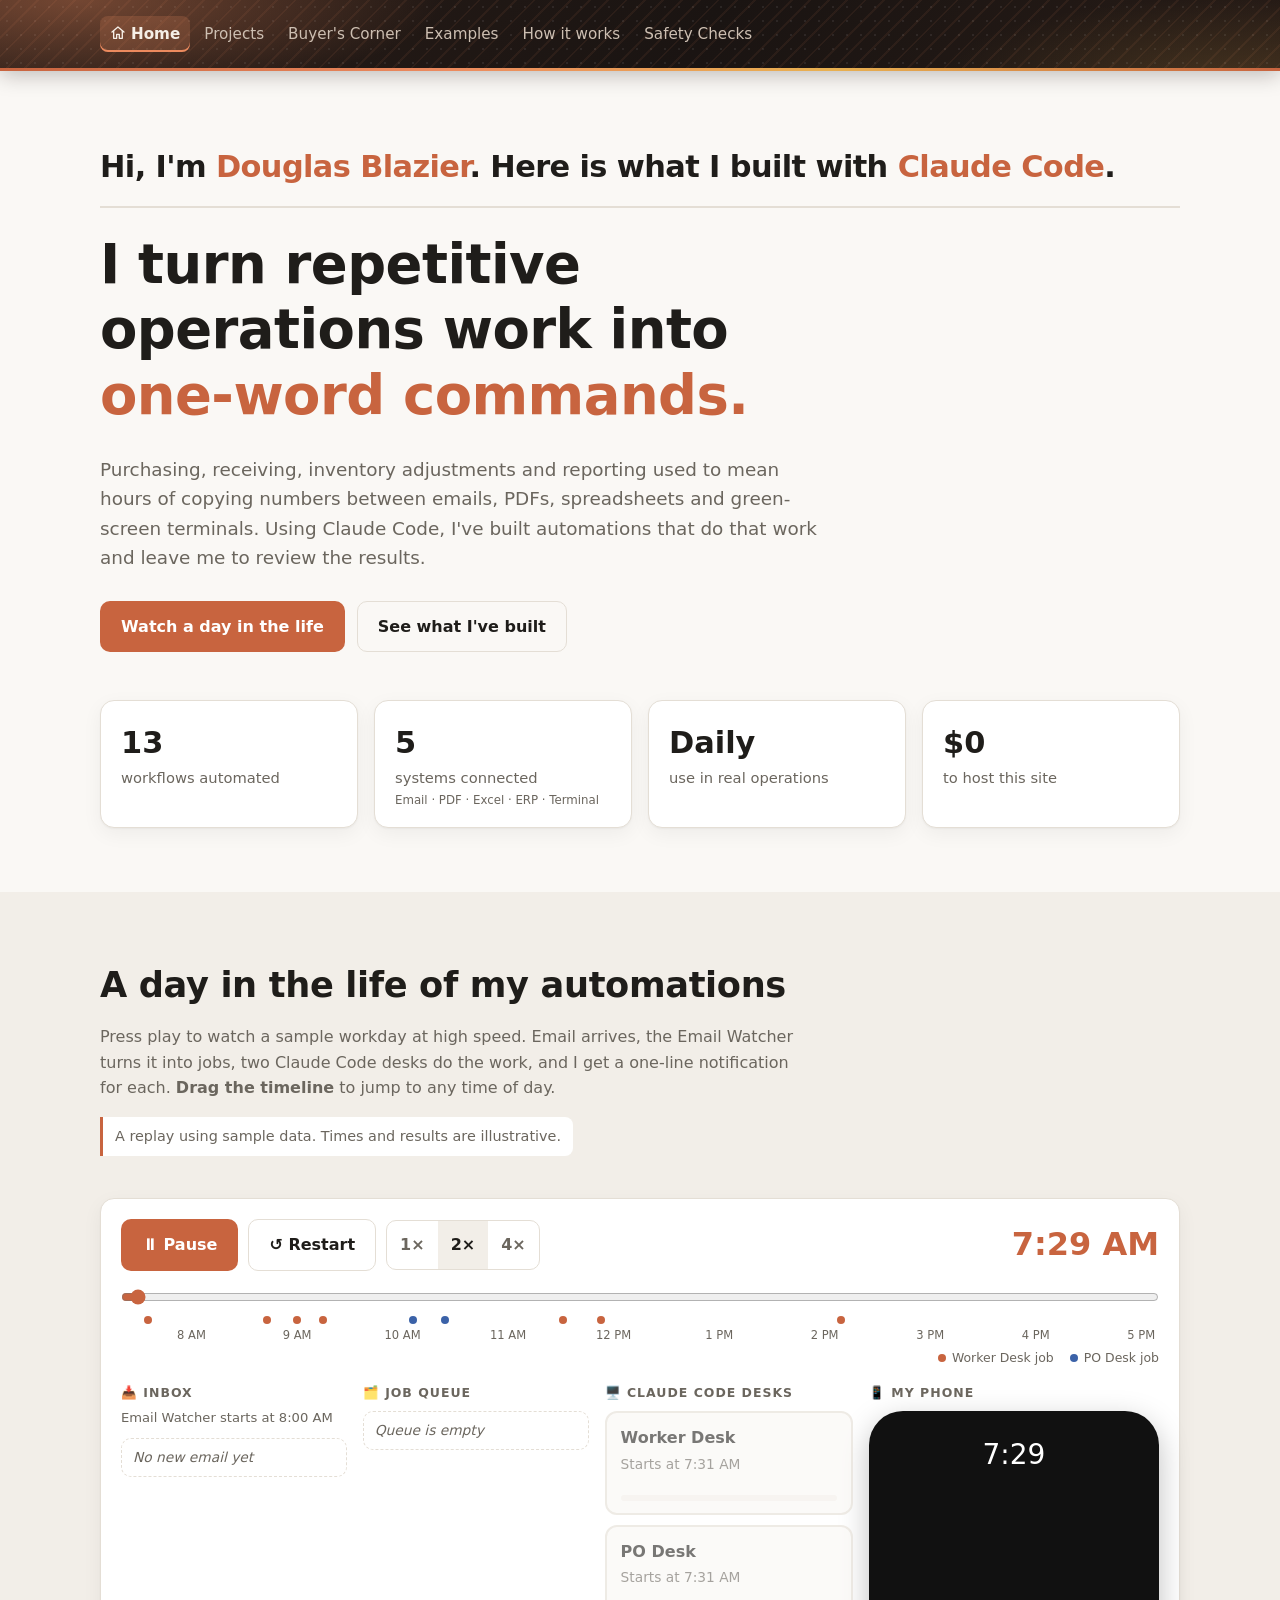
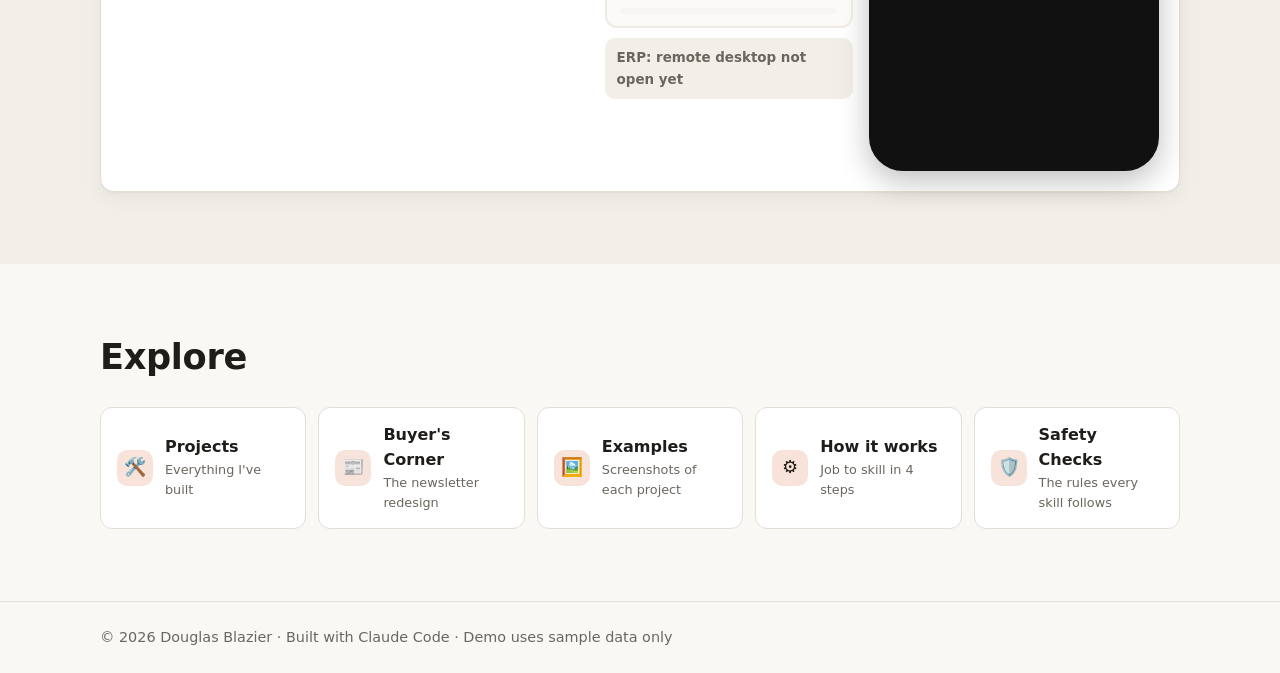
<file: index.html>
<!doctype html>
<html lang="en">
<head>
  <meta charset="utf-8">
  <meta name="viewport" content="width=device-width, initial-scale=1">
  <title>Douglas Blazier · Built with Claude Code</title>
  <meta name="description" content="Operations workflows I automated with Claude Code: purchasing, receiving, inventory and reporting.">
  <link rel="icon" href="data:image/svg+xml,<svg xmlns='http://www.w3.org/2000/svg' viewBox='0 0 32 32'><rect width='32' height='32' rx='8' fill='%23c8643f'/><path d='M9 17l5 5 9-11' stroke='white' stroke-width='3.5' fill='none' stroke-linecap='round' stroke-linejoin='round'/></svg>">
  <link rel="stylesheet" href="style.css?v=20261106b">
  <script>
    // Old links like index.html#projects now open the section's own page.
    (function () {
      var moved = { "#projects": "projects.html", "#how": "how-it-works.html", "#safety": "safety.html" };
      if (moved[location.hash]) location.replace(moved[location.hash]);
    })();
  </script>
</head>
<body>
  <header class="topbar">
    <div class="wrap topbar-inner">
      <nav class="nav" aria-label="Sections">
        <a href="index.html" aria-current="page"><svg class="nav-ico" viewBox="0 0 24 24" aria-hidden="true"><path d="M3 10.5 12 3l9 7.5"/><path d="M5.5 9v11h4.5v-6h4v6h4.5V9"/></svg>Home</a>
        <a href="projects.html">Projects</a>
        <a href="buyers-corner.html">Buyer's Corner</a>
        <a href="purchasing.html">Examples</a>
        <a href="how-it-works.html">How it works</a>
        <a href="safety.html">Safety Checks</a>
      </nav>
    </div>
  </header>

  <main id="top">
    <!-- Hero -->
    <section class="hero">
      <div class="wrap">
        <p class="hello">Hi, I'm <span>Douglas Blazier</span>. Here is what I built with <span>Claude Code</span>.</p>
        <h1>I turn repetitive operations work into <span class="accent">one-word commands.</span></h1>
        <p class="lead">
          Purchasing, receiving, inventory adjustments and reporting used to mean hours of
          copying numbers between emails, PDFs, spreadsheets and green-screen terminals.
          Using Claude Code, I've built automations that do that work and leave me to review the results.
        </p>
        <div class="hero-actions">
          <a class="btn btn-primary" href="#demo">Watch a day in the life</a>
          <a class="btn btn-ghost" href="projects.html">See what I've built</a>
        </div>
        <dl class="stats">
          <div><dt id="stat-count">13</dt><dd>workflows automated</dd></div>
          <div><dt>5</dt><dd>systems connected<br><small>Email · PDF · Excel · ERP · Terminal</small></dd></div>
          <div><dt>Daily</dt><dd>use in real operations</dd></div>
          <div><dt>$0</dt><dd>to host this site</dd></div>
        </dl>
      </div>
    </section>

    <!-- Demo: a day in the life -->
    <section id="demo" class="section section-alt">
      <div class="wrap">
        <div class="section-head">
          <h2>A day in the life of my automations</h2>
          <p>
            Press play to watch a sample workday at high speed. Email arrives, the Email Watcher turns it into jobs,
            two Claude Code desks do the work, and I get a one-line notification for each.
            <strong>Drag the timeline</strong> to jump to any time of day.
          </p>
          <p class="note">A replay using sample data. Times and results are illustrative.</p>
        </div>

        <div class="day" id="day">
          <div class="day-controls">
            <button class="btn btn-primary" id="day-play" type="button">▶ Play</button>
            <button class="btn btn-ghost" id="day-restart" type="button">↺ Restart</button>
            <div class="day-speed" role="group" aria-label="Playback speed">
              <button type="button" data-speed="1" aria-pressed="false">1×</button>
              <button type="button" data-speed="2" aria-pressed="true">2×</button>
              <button type="button" data-speed="4" aria-pressed="false">4×</button>
            </div>
            <div class="day-clock" id="day-clock" aria-live="off">7:25 AM</div>
          </div>

          <div class="day-timeline">
            <input type="range" id="day-scrub" step="1" aria-label="Time of day">
            <div class="day-marks" id="day-marks" aria-hidden="true"></div>
            <div class="day-hours" id="day-hours" aria-hidden="true"></div>
            <div class="day-legend"><span><i class="worker"></i>Worker Desk job</span><span><i class="po"></i>PO Desk job</span></div>
          </div>

          <div class="day-grid">
            <div class="day-col">
              <h3>📥 Inbox</h3>
              <p class="day-status" id="day-watcher"></p>
              <ul class="day-list" id="day-inbox"></ul>
            </div>
            <div class="day-col">
              <h3>🗂️ Job queue</h3>
              <ul class="day-list" id="day-queue"></ul>
            </div>
            <div class="day-col">
              <h3>🖥️ Claude Code desks</h3>
              <div class="day-desk" id="desk-worker"></div>
              <div class="day-desk" id="desk-po"></div>
              <div class="day-erp" id="day-erp"></div>
            </div>
            <div class="day-col">
              <h3>📱 My phone</h3>
              <div class="phone day-phone">
                <div class="phone-time" id="day-phone-time">7:25</div>
                <div id="day-notes"></div>
              </div>
            </div>
          </div>
        </div>
      </div>
    </section>

    <!-- Links to the other pages -->
    <section class="section">
      <div class="wrap">
        <div class="section-head">
          <h2>Explore</h2>
        </div>
        <div class="area-links explore-links">
          <a class="area-link" href="projects.html"><span class="card-icon" aria-hidden="true">🛠️</span><span>Projects<small>Everything I've built</small></span></a>
          <a class="area-link" href="buyers-corner.html"><span class="card-icon" aria-hidden="true">📰</span><span>Buyer's Corner<small>The newsletter redesign</small></span></a>
          <a class="area-link" href="purchasing.html"><span class="card-icon" aria-hidden="true">🖼️</span><span>Examples<small>Screenshots of each project</small></span></a>
          <a class="area-link" href="how-it-works.html"><span class="card-icon" aria-hidden="true">⚙️</span><span>How it works<small>Job to skill in 4 steps</small></span></a>
          <a class="area-link" href="safety.html"><span class="card-icon" aria-hidden="true">🛡️</span><span>Safety Checks<small>The rules every skill follows</small></span></a>
        </div>
      </div>
    </section>

  </main>

  <footer class="footer">
    <div class="wrap">
      <p>© <span id="year"></span> Douglas Blazier · Built with Claude Code · Demo uses sample data only</p>
    </div>
  </footer>

  <script src="app.js?v=20261106b"></script>
  <script src="day-replay.js?v=20261106b"></script>
</body>
</html>
</file>
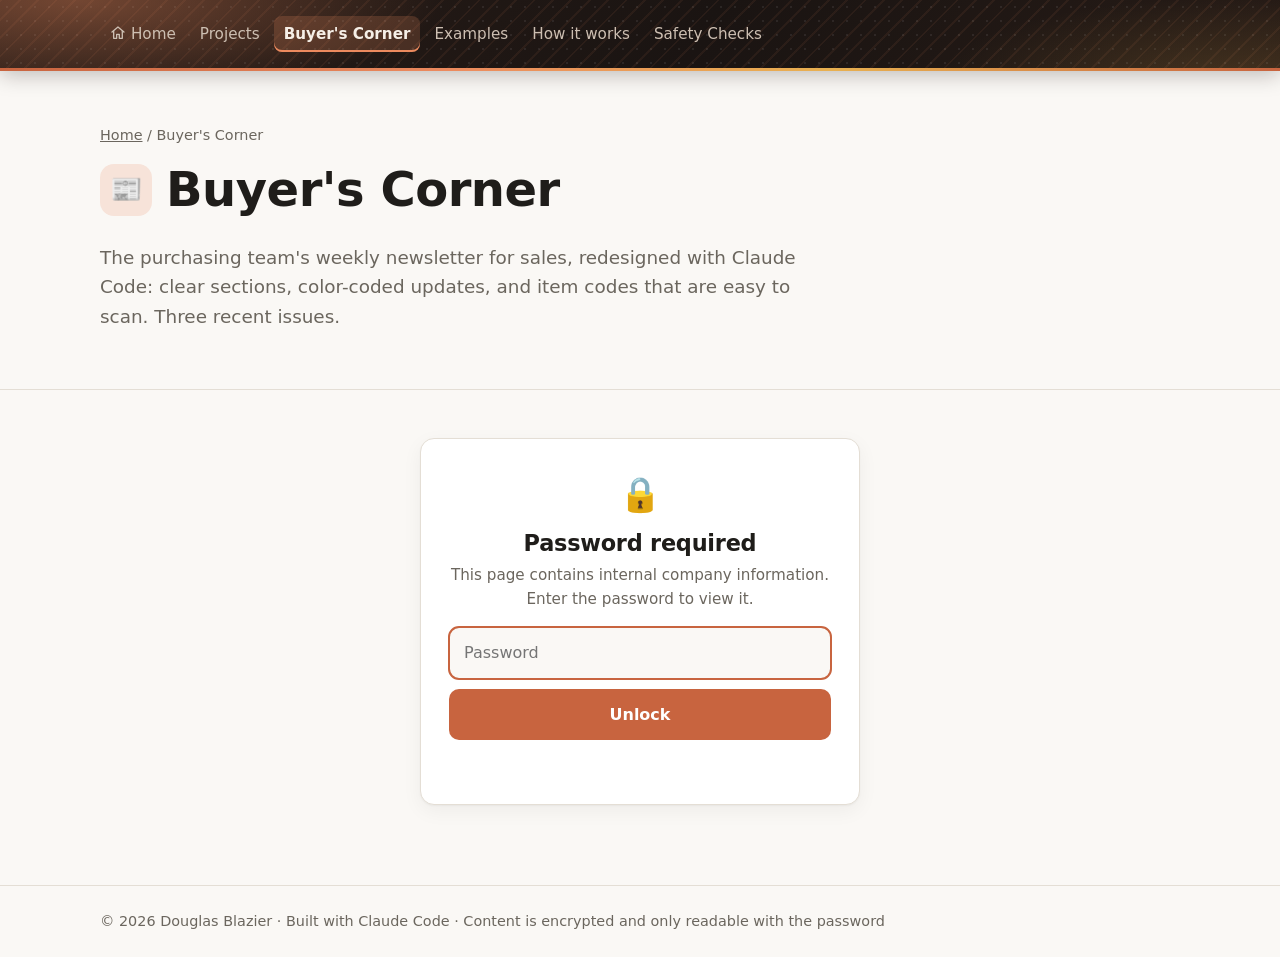
<file: buyers-corner.html>
<!doctype html>
<html lang="en">
<head>
  <meta charset="utf-8">
  <meta name="viewport" content="width=device-width, initial-scale=1">
  <title>Buyer's Corner · Douglas Blazier</title>
  <meta name="description" content="Password-protected redesign of the Buyer's Corner newsletter.">
  <meta name="robots" content="noindex, nofollow">
  <link rel="icon" href="data:image/svg+xml,<svg xmlns='http://www.w3.org/2000/svg' viewBox='0 0 32 32'><rect width='32' height='32' rx='8' fill='%23c8643f'/><path d='M9 17l5 5 9-11' stroke='white' stroke-width='3.5' fill='none' stroke-linecap='round' stroke-linejoin='round'/></svg>">
  <link rel="stylesheet" href="style.css?v=20261106b">
</head>
<body>
  <header class="topbar">
    <div class="wrap topbar-inner">
      <nav class="nav" aria-label="Sections">
        <a href="index.html"><svg class="nav-ico" viewBox="0 0 24 24" aria-hidden="true"><path d="M3 10.5 12 3l9 7.5"/><path d="M5.5 9v11h4.5v-6h4v6h4.5V9"/></svg>Home</a>
        <a href="projects.html">Projects</a>
        <a href="buyers-corner.html" aria-current="page">Buyer's Corner</a>
        <a href="purchasing.html">Examples</a>
        <a href="how-it-works.html">How it works</a>
        <a href="safety.html">Safety Checks</a>
      </nav>
    </div>
  </header>

  <main>
    <section class="page-hero">
      <div class="wrap">
        <div class="crumbs"><a href="index.html">Home</a> / Buyer's Corner</div>
        <h1><span class="card-icon" aria-hidden="true">📰</span>Buyer's Corner</h1>
        <p class="lead">The purchasing team's weekly newsletter for sales, redesigned with Claude Code: clear sections, color-coded updates, and item codes that are easy to scan. Three recent issues.</p>
        <p id="lock-again" hidden><button class="btn btn-ghost" type="button">🔒 Lock this page</button></p>
      </div>
    </section>

    <section class="wrap">
      <div class="lock" id="lock">
        <div class="lock-icon" aria-hidden="true">🔒</div>
        <h2>Password required</h2>
        <p>This page contains internal company information. Enter the password to view it.</p>
        <form id="lock-form" autocomplete="off">
          <label class="sr-only" for="pw">Password</label>
          <input id="pw" type="password" placeholder="Password" required>
          <button class="btn btn-primary" type="submit" id="unlock">Unlock</button>
          <p class="err" id="err" role="alert"></p>
        </form>
      </div>
      <div id="bc-content" hidden style="padding:32px 0 16px"></div>
    </section>
  </main>

  <footer class="footer">
    <div class="wrap"><p>© 2026 Douglas Blazier · Built with Claude Code · Content is encrypted and only readable with the password</p></div>
  </footer>

  <script src="bc-tabs.js?v=20261106b"></script>
  <script>
    // Encrypted newsletter content (AES-256-GCM, key from PBKDF2-SHA256). Filled in by the local encrypt tool.
    const PAYLOAD = {"v":1,"iter":600000,"salt":"pFoo8M37FHYCMspPZFSrew==","iv":"IZxKIciJvDF15MbO","data":"GU8devFdVei0vwsKHeve4tJOaG+12GwHuzH7Quf7S+py/ZKmeqBHfDNPAgwTXLTtGkwwcWNHMms6WqGGDrcuCl/DeDuAx6mDdsA+6a+MGRPOg9AS8vhVQea5oen+FmSWXQhO0sxEdXFYLt4J8/[base64]/8xzw8BrkD1j3uLFdf+Xqe/AutTstVKsVs9piT6mporsTzkAXBDqiYdkTwyK+ggHkFaNmlUGEVZf1hb1g+N9Difzv2jg4Syv247U7IgVUImqZwfIw53GqJNQ+LoVuvz5u0ofe81i7286rukKr0R4JmJ2+h1YOjwkxLJ6E5JMZoKQolZuu/EpD6Zl1wu+IlnQgOuDNorsETdwQIAsdDd+cfeokar1X7Mgs/yGFqLtHvzwVLXgkRgNNZ9z15dUFW1MFT6SSGroHaWnYqZpdatKtClFh4WcisUYzUhlo4TLBNmIRIWsyi1KJZzDQ3PB+Olv4Cucx6O+8Lbqb1VuclPYAYsxvDRllabD/VEhvYigzBIBLkqbP9hC7Pb+z4G65UCVUkUM/Yr+FxgUVkXjUYDNTWO00p7YHoTj7m0rt70L/4HQK0/G7aGY4uNnRmtF86pF/naZIoEY5ZlD5/[base64]/MPYgRd+32fYjUSXTsW5xZslfrXHxnTPGrYGcxNtSYnEvT+cOlD1cG14XzbcPDyhPeals3ZdIZgSA/cfDNABOUBE3nCOzbfdwCd1Yi64Z0F5lvtFxJ2M/[base64]/XAcSsUjXboDciGwOdLWJiGiZDop3346FGs9uTBt0ZEd+EbT2WT7uj+xf2q2Ew67+qHRzAun4TwHxHLOJo56cayOFpL5EvYOE3HtxqujC48GH5zDeELs6GMH0Tfn0njRXG6mPwXOyajTCKQUSia4iY1nWQQcAh+jiAv64SO/066jtOgyvUVpkqTdZaZw9s/[base64]/gcFW3ggchw4+XlRCPrF+yUrlvUIaMsEpYIhT9jLJyDvKhFpR01V7rB2t1NNeH+79XoZ68LLcyVf+kBLYps3GafzOAJDIRG7AFyDnkQL/9RQ3P68uvfMWsJKyVjc59mfy2hqP09hetzASNtOiu8j+saQizleNfEUgUh/7VwhwQA9v/cMY9HZOjwqrBuM1yfHWdBLJ/aLre/0Hlw0xh0lENpujmw50Y61tUaptk541WU05Zi80eWydClqNY1w3w0slvIUBZdRqIkA1KSUjR9a6H1gYY9Z1Ix8E+6w47PipW+D+YXRW0rrfzOWSJ11xGyYBha/dutpWwsPShFqBPMlfLFGsmY8h+xTmccfhHTqPpyclNvkELi7LdWw+4noFcc0yJ5NMV4FdJV4zKa07IQP14CmGasVjn6ltFKovKz+tn6t0Elw5gh62IjFvxavfGsF+mIqCCmFih9BcyDHw2mYG0c8imFb6QBAtRYlIkOc1qBCYG9BNHpMeMxstP1wZ/zgVjry7kAmo1EgbVj3MwsE4YvXhYopBb4w2XGg7qRpEhjIUWfaLu+gilnt6ceh0o7jvXb/ii08qBydc00Ap/m51tuUDhvIUNWW4hNKR3LS01T8ChG2Xvmngk5Ln4Ks2uRp/OMFprwifzpz7u9zKd8RhoT0PA8WqFYAz5RJb0FRHcoPRIZ879NiAeUgUdC/P5hQIzzXaWRvRKAQKm6g4KTn8/Za6ZgTroH4WUlPj0ThL3sVMgwxKGp6qy2P7hsXJ4fLWCy9qkOBYF5/PdFcqQiT0StBuy4ArytEomXGPW1K+ai40J2smNl3HYLl+9QkJXODvZjzBy08MSCQ91U+B7erh3ExIkeQd40A4zYDuwJgSP1T5QIxT0P1b2yJ3R4eF2GjV1gs11pKMclUJF+FVIMbCqMRyWPFPoLnFj/1liFG85MQdFzte9voQ8vXJVpwMPfLKAofWkK3umBdPzLAKkOruISVjIL1M8/WeQOItgiDi/lMTcjOwJqH9k1kcChdLSSDxTMZuXOidmh3EuKhnCdDIXkCBEjl1jRyoKWBbJmWZ4TnKxIFMDv2Z9zd5A0YIAo1X1yCxCYjQKVPpAjb+i5jJxkO+qeCfgvvGk4Y4dkqp3e7fLb6kH0WYvoPWMrBmpTJW/AQBwukWBKjNDshcasEUCiAx9rJ+pfJx+No5zsq3BVamRXXPHDSNsLSeCHJhf+SMwVxu6nNQnb1rGGt0ENpE/QVxXbnja7fUEYIafQUiXKrfpU0ngY1zjqdPNT42AcqarblCzA14GQGd0tVdflEDrA/+8Axtp1Iav+lF3u1xWSwxa9eMFZMAcmnjidnus/[base64]/zn61r7ilKyQDSF/jjkjgPMMv/z5OLGTLnx703WDId2d6Kw3i8n0883aVSUG3QaruffG+w4quIb7VC+Z06VTgG0cWoyrvJ41MKwtcuBN+xcsU+V+UwHqrKIIiosAAEllhZnf1Dfhj+Wpmo5eoW2NewmFiOVVEeNho++69aTgX1rLf/pE3s2LQofC7lawkRIAHEqiQRQDRH3meUMhVwX9Ba3jDHzZyVMieXY2XEhLDnsoBEkjIlm8t9zghxP24suDVQJKfsD09oz+TErHzsU1E4ErkvSfhjeesiSjzKlRlcoC7aryCi5Nc2qT2J4gbxfrf4iF8kn4jITgJqeZMB/uCsgcTIsfve67Mb5Eus1wBN7BAqvNwzvXzeGaTN2GD8m6w0eUR75yhJpdQVC0SiQEk4P3JU/35/fnsa56CaKDeHdAFWln/FpYhW8k5Mkf3AnIzLBQRJ+DzTFv0tNe1nxDAlmJ4XyerHwPyUZ9C2DGm/9aNJuj1ZLaS5bQ0pTpuG23ccOkN7s5dCzW6yxjhc5YZaRNuVePnrnF5kOBT0lYwsXn+Xdn3t1cfe0tl2Vunhbqso7Qr6kF2w48d4UyoKwUPDfItXVis1I79a6ErSofhnBEEhCgbLYVOLqSkedzQNwojoegnQ50/nqCutwCdxsiCCnhh5Kb1T4wK86wiEUdFqEp9DouMfIx+JPjghaWbnomzm0KkVGyv3OMbe/iHWSBiDUFLopu2XKKfxQaaG1cgnMszxvDqYedJJu9g67AdbwZ/cAE4heVtvgTSsgSNEkOsewX77RVvStkKjSGNq0Jw/SrJtin51vevstnI4lc/qsI5fm4aFuhlvfXZuVs0yBKhqSO8pviwIrC0MEMJYGuMLi307aBn+STG3R4CJD5FkT0fjf5QZbybvhqgdU+2gf3RC7XytQoTOaSoGIElxfgh7y4Cat4qPPaavcBHjk9JXw9UDpg/XCbLGFsDCqfqHJ65Zf0G7J34Rt4CyfU+5wzmEGV7znPkr7CHvMXFr/2wox25kMJ08JNjCfyMqUrNAqeqbSgC1MSDLgBtzAyYIZsSdnDH+0PzIP6enCP0QfNXJORmmT2O5bLeVVVCRRPYAbkzNiOpjaVOcOTF7Yc51vtNcinZ0trDq6MUfP0o0GJCq0NAU0y5aL/3Gb/zl56zmNJxJyKcO+ud2r6BJmJdBIjZqay/Vy8NsKP573dgWWlaGJe1LAzo8XRchg2TxXveVE9KtzRzrT62jpL8ORCEHGPEJqo33fD89OM9FRT4YxyO8zYI/fcU0YIYQwf0AGW6JfxMoTBEppI31Rvp/EoivJE/pQUgy3d0qwaIaLKf4MUMFKZEOSsaLbwhzM5jblMkhdm3SmCBFFY0lut+SrdgJfIQcHuQM9wIojl7QfUAe7Wl0BIzd+WNUCR9okUH8hlR3W48O5HK6R3yUrFi/EtWDK9mDNhPMb5CMjiYe3Wr+ptPokUWnQQP2myg4+gqCKX/jxAHDW2trGbjYg5htP5ly4Y3QQmaN48Ed3o9TP//3jz/TqLZ0dNPtVHvtdA6R1fUAICZDB5zMjiauxP9ggFH15756H10tm85UuPx8LpFxakfAvDC3L0Gt80LS949UMGClzwn638mf52NNoZWlEc/FRzSq8um12aPwATtQX2+maxBc4mTEgNcZ0OU9TC31Mm4sVo0eB/QZoAstceSQ6MrgEPql8zo1WUeFcV1lyzsq2F6OExPxYrhOr8nV5BStPNQCH0pRHs58Hd4fFfk4Nmd2+1dXZM97HhYWuGkmAJv1SWlTAKJ5rTIKt+PKHv9oTyiE7qy1ZE77js4y6Iyrman4D+j7YnyA1DH3KFuaRLjGc1x7yZnK7+Vqp0t7FJTjHSViwbdsN6wGeIeH/AnMTaH1PDFA6s3We+dPiJj0KdNsL0flUB9J6Hao1cXYaFSqXbo+O7EyFZyxTHuVQ/n/e3c/I6iw9D2idpK11sjVOGJtf0hB58w2eD4hy3MHglpup9dFsRasAYE8J4XT6iF88JSD/mV7WREq2rNpfWnZtJ7yARi4KZq5SodeRLMpbCeu+2MScOp0V8f7XJ6491JcTIPuPI19tIOW8w1PDsftMyAti4/X1qIcG6zQ2IX9oLQX1ge/uN1+mxVvE5ZM6ZTvUXp2Y7kFEEA5wIA+0b6RDG/Ny2GIqmUXTiINupLZ3Ap1rwT2wPOkqWO0ynv6/4TQZRb3zAMLylGviArN+pF39n6ZojMys75H3y5o8WespT5aGuog24Y3y2rDkbzecDH3Y5OTG/[base64]/6ONDQRm4M80uoeFnOXcLJcw4vTvyaqO/SQT9iiQ4M/uHdJFt5KC00blDbf4213vlBlR1KXribyderfTH70/3Et1z0f8353Jg4bBYdRe+2bpnSDcAomw+ay2424xnF9KVM4PzwAs3UBz8Efesp7lUBbUzW0bhqNRWlf8gmYi8aEwgKotFM/ux/3iT+vOjgoL+X7D26NswzSXVTPAws0sAol2BWglEP2iUdi6XBKNbUrcpu4ng/dB6/2y9lGbfa1MsdX0th1LJlnCjTnC5czOHT09HqbM2kZJIK44601XUoC1DjGwpxkWni9zwnqgRc+lkQtqBkEYy3FouadVxjO2hVt1RXDDuKIKfBqNXVHLzt5DX/KMj7r75bLO6LiYupOy8VRHX/[base64]/i/vj4s3LWXMFW88NI50vx30FA0dJWPpORo+0909qqDgOy2P38DA10IzWN3S+Vj7bV1LXpMqS2+mpqOA8GAHDjTu9ARuWNV+WUpOqmr3+Yj72C9GIqK5m8UAMPqIEjV+LyTMn3SsUtge0QxJPG/Ux55SIUr3C4DYHDrtGQxSwtQ8gpoK0IpyMh1Tq0PR9b5bfGOTtTaijWq+9e8hiSquhXC/kmq65HWPZKM8DRpfXc7nr/7JFE9HFviT9dSvpqfKt86iAOQjpPyAAwCMuNksRueq+hRN7FCg67RutnvNBP32/YWbi4+vZcg2EmOtDTW5gFnExzoH3UphCJ0XjAsImh5KEe6kHrE9clF4Jfx46VL2SvjuF30Ydhyranf/W2p+k09u3K+68Kr7z3XcRLq70M/bs5WXVG/qV57PcmxXGe5qm/Wr/JoU5U5M7virLkWuO0qDNAZ4gyr6M1Z5KsHHBMs+aHh3qTA7QcKrHw7Z1dyDh1F21JJwD9GU/[base64]/p29SzxxmTpyZ6uuRK99A/te3pJ7U9NyILE+bLdQqlUQaUHitP23RN1R/MN0wogM1xU/9sdv1vNlmcUS5XXdNSfYQR/vYZcvyC5IRDNK75iYB0SAyNqbBJzGBpi1rxTJdD+8+zlc49Adi/hKqhhn8gX9h3/bt/+Y8QYM2ITeGB51HXxPV+Oci7tPjZ6cnG34YAYyehbPEMnhjzIbNzL80WbcXd3f3kvy8FvkDcjDHfC5KHoLMJcmbKFnr0+D3PWMnQaQTYeBUZzQA3AAZ5X5crxDjcVPRDGM9HcIRHyZEMfjmE2qxFaa+QjLr6dAN4SqL/UY/2/FDZQg3rnbZqq0kcUGJiD9T67I62jLR2o//91OjDgOZG+nI2mIZbCNmN0Imrb+p6EZaRhBXD7ocj5tLvU5IZjf4M6Z1YqyyriyBHHcF9S3R7geRE0qnxA6o69OEnBG0ULBahJebSUJMKGiqQsh2ux21oKMeBBW7PY/DWyol5M8Fm7lyuVuoe/TT9vSdc6rvpU117+KJIMAm9PJLUNElYqtUMPmsQtOvEOc0l8AX+dEMc32RfF8VhqY9pyUCBe/a+SdblSOpZ7SYtN4GCyU5eM4x8fqaHN4APq0UNbHRZydkPOA58GbT05tLD9zImwcyxkXv3uC1yWa5c4wxOtcRB28mN4MIMvk73L/FRpWda4LI7DPEmDJDSP0tfW8nipuXJ9vvlz24Fc4WcL6zNQDZVSL5xpGpoHRBnkJZdkVcT8bsl56qtvWDMAhBS57sHbwbXuko1nMKbtMRu5VOu6tamxukKQcIsYHsQrxqbU8QgVpFOrEN/d30p8N0oxmWsLjUq92KuEqDByzxM1ftUY/zCzzeUVHf946j/2/[base64]/Wa4en5HDZMCqRMAW2Mk6qiHPmYoUiaAzfmNJCYr1SqasB+hWLvuHaCcsq3EPSsweKfNkPTuIDRN7NVKvvOFnhNDldC7jFZXXjWv/diEdlQr9aGdv5Q4FhNnHSBiBWRBul7H5V+VMr1bCgx0sq6wnulLtLAbgecyxygoNa6vskA6wq2poN2IroljYDVoZ05ExQFBVeqC+G7ZUVPZQfO/18TnDXaj+9tMGf5pGCKTGtqwZVS7WYOYd4clBfSHcMQtTw1s671BEjia66rX6pUhALCwDlU8HjKahzUsnoB3QO+IVkO7xaC7U/kHGiJmwmVv9Nx0fX6IvZdGib5XxqlYc4TBZzn6TrlL2LP3iuianLNXYZfeNXYEdaRuq/1vosenINHPEn9gMW8Bcq5ndwsR/5zbEtXDW0rJ+4/iddsiTGWXbkqw7iqFT0ZLOeExWXL4r4ktfyfndiTwye6PZGvzlgH9wbjSr4j11c9cXR0FzpANTsfm5HvZCjj0BrDpzfAarGKJT157/CWvbsSsIbPI2oKPl1D6bH88UVCUxxf3GI0XBR73/2/+MmLiE2t5TvTzvJqex3zCFw9l+/2Fcxb2FvT4VQm5I3GrfcVrP1DTrA0C1A7SVJUDEQR3kRl4Aa2Yk5PxdBtRxNm7nB0o2J2c/M3ZljSPby3zpvBqRr9RtnHp5dqvSem/CRdtdvWfZJAHDKtd4ctky5/0VHlDQC3lLN+QswN/yXHMb0vEOjvw5gzZtX8xLiAiaOGHeTUjHt0R5+KLjPruM0bKkwQKt2bGtHPKOhQwk0h30PMUk6uLWDV2+21Q7654Y5MZkIV8sL7GoOXQwWJ5uxEE9OFPKCPjQhR+pmjaGI+GFYmEC/2QP8EJA0jp5fl1DhEpFacpvB//Lllj8NG0NW5pyZcgrlH/qNVM1V2mUIpPz6tz0MILORLDfQaWUJsPyx+zqfUAqz8dhIuDMxtP1k6CS5QWjdL/Puj4JemOLvISSB5lobb9IxXT4WS7ANtIr1WdruLOM73piu/4CmBAPG91PZ4meQ3i9ff2Lfj/EKXDUSoQW8+CYS3LkpICgxA0Hzh8iJkpdcbgw6LYBhWePU1iurl72Ce5oyjR7vCQWfrddOBAqeUg/yqWPHQlcwFHq8Dr7diZrFPq14UPAqLnwasiuYBGuJyZwGjpGh0Ds7zXta2IVfWNN0Gai4u+DCM821OfGO8v9UYgBHNYwsZJwBwjo6FRukD+VEfRcLCRwvxQwJKNiMZkfobWmtK8GpRURaZDEz+7tL2qoObHZVY4EKE6/qNxmx+J3oc2UHWJ+PNOGK0gSZ+KuJD84S4AvS1uqwDBuPx8qmEJea52NU7jUJJ6tX0jR8ust+a64CTDIB5V8HDcPbhx4vKWFrkfJuiyXrHIdE33xP/zJyAH36VyENTGv/1fPULCFjBZhc8Zn9/cMB6zRXkvajJGlyILcCaMweasHAh7Xy6G0yo4sSBvMpBaTuyvLBwNG5CWI26D5N2LG3bNoyoCnHOOrD2mVxcbGJvDdISZpJU4z8rM2dyJybB7LaDoi+sqabgCOsf4niLWIT3YlrgjGv/mp+ZBMSFdBHMxCLdEDB+oF/nOx7+rDfPQyz/Wof02+FGAEhCT54wlc05fxMGpKfH7vAnAipw0XVz7BMsettZbNFqmJxv6AukM/8Ulc4oiki5KGDvFTMgW1MQglImn+U0OOik/qVx2zRUccYgxKJ9BDPa4jHwH/Av1qT2rcNTS10fl1Z8Oj7uiuoAqp++jUIDWCk1pRQie1hBKWpEr6thGnkJ8GRAXk9lhRVAgmzj6E2Oxc5ITxEQhx7hVi+CNEtvbwzRpVCRFRDXwjQo160thcxAYAD32hSLhnM9r5ATzrk2oDQelkkCsEr50pd/mxvuoWJZgxrJP7uDP8S0EqaLoZEkjQTMREe5MQbFniDgGYv/K6mmyribGrAyhwFBb3+eexGPvFfOHF6IMx1trDZ48/KQmZu+faQ5hkGl0prVxjvklk1BCWpwcmivVZLqPzB+5RofVWjxcqz/WKLGIb+5sVtb7ZKqIGjwD/NtqIFvWVcOhgD7LabX7M2OlINIfIFWO30pULIRDFEoWZS8hh0O8U6BevwgSs1fKVe/e8cilfPL32RyJCB/vKfg1Ug3BbaYZSNf7tqGaVt6GeskWao0LP22SU56hvEsNy7LQRUdE7aIvv8B5wLFsfi6/HBHs9s8tUufZkVEcz6xafYuUIeqIlEXUP/Kdo6nbo/yUpc+9cTYTzUba23VdwB+zh0dNZNggMZwemFgj22DXI6IYhDLzuQE3+HQu7TSQTl/Gw7S03ff52/mzovkOjdO7YpqifdBpu3Vwttsk22WqiypWIYjilo4FRvT0UcTbXCfz9iZka7W29dF7niU/OszQOKTT4i2xpE7BuVdyGGK9b2rWhZWL6s5JWQgVeyBAM8ITxDWbHR82865X92GRY+z1AdPGwLAukePCmKLCWLAX8FQo2yr0gMaAW3CclTceiJCpX78kL2FMifjGp0pajk9vagHkXPd+kTuOEnUgFVMkH+TwNSB90Lm8RblaIIRDoqUIgbppm9pO53/RpSXVS9UWMWuIEgfoBXSaARopnpobrWt/EimFeALYH3vFlxFg8vEoG49yVViUfrGOnRxSTa9wQuWbbS8XLmFsAY012ZAGOrGmiyxc5pVBIqj9cGJlGxQC1I+xAot2FWp1Egl+AdizbMBO/p01/+AiZNYwc1gtr29+w809Zj799DphRh0DRlPbr7Uorv0V4hjgUYxbUvI09uACdpov3tvIa4Z9Xh0cSAoXdVk3DF4znHfbtWd2+8wEs1IzaZ4bGwkwXutTWjbkzzXegG/+ZdP8as4CCwmZDTm62LkVMOx5aRoNWBu+VgEzlfNDxMPPfiAB1qGVihFSK+eRLlRfxHdGg/gtqimgOcG456WmYhbsVy+wLiT8MLRfZ+/Oepp6/y+CsXOHnK2Yplal60fioLsTN/[base64]/01bqqMcEALn43/if4QqcYH50OOzZ79bGB3towSR4KLGLtvHfJOUEhc/+mSxyvoSy8vWurQ9aAN9KlVr4MhTT6rI2U95xvPHurZKwOcGK9n/MV0bPZKr2ETWdZzfUYttgoJG1FkCRyRHmY+Brl0ncJY5uUC3a9CjeJT+9HGTbsbF77XbhggisTQJtbGz4Pqqgenmb+HU+zm8OGp5hbZmMpJM3JmC1CpTolypbr107vZeqo96k27UvZJjgrF1tW/DQp1iLU2vA2tVHAK1f7ujo51MPO+/1kWKYXtglo5Hiyf/XSbkHJ5WDa/2/RbJlPOUPei4blSuqDZaGFfPjWty1QtLn7iMzy5nfBrl4Mg7xk7Y6Lmu70/GKwlUQRCRKErMutAQrE+3v41sr4x9JKeuSMik65cB1hqqJIUmX8I8BT6upXDohC6A/9pPFwvSv1+X1pmluEE8Ydys3Mcb2xbkTAH93JeC/iopQEbENvTIo7ASktHmiKhD4yv4YJdZdIPQEKqfdQ2m2AO2k9roXpyobX/vGvvH3HH28hwL8ZLHNomFzt3btLTMXOoFtz0C17ZjmZkKnpbaIC9Q//W1VZbXi+UVGftVrCOsjtApNblSUQZWW07tM06/JWDgfKa2kwedkerCjRTpaR+fiCIVhRFBBdNHIY0sPukMAVttcfNN6lYE8TSGqDbucKMfFO7UVV2X1/b2/dqtDKGw4QvZ9RNbugIyoIWCoNjTuYfma7arco1HIpaoWM51WcK/cXb92fqcInWCpEMhLVg4lBlP8v79mypkDCC0a+7I4NhhSCRV/IIVMptO4gyJcSrJPmHImZL6q9j5MU3sk/pRhaKPe+MYIdK7gq+5DxGxu+qtDfx0dm0GysWM0ErFuX+0hmMEplpJ09bv1ByPz/AQYXDv9FudZW2pWuJHY+9crdOp1ETEXKr12G2rmbOw3qhDItaar+gCmgufLVMWHVyzWjXtEjzYGEmE0Nui2K+De1KdjO5X84abenV0rXjiAsjEbWNTVYpuUskgExkT3DHCUCAPHpMcem6+xiyYrSvZ8HABpjHVkZEvZt8Z2IB87/7rn6nhv5G46MMScDJEbxZKQqm02dZx6hveHS2FWQQCHWKnXQxhMrVukbUzZc4LXkWuo4k464saPAH0B7s1a7QJrtlvFJYqAnl3aF238ZTcGTyECVUn6rJoMIoyPAVK6iJI4bmfB6IY+bDHGKPHhrzX9Zmv+F965N/13zZls8/5RMt0HBHe96FYxTz3JO3PAIYzDcXRF+/OTudFVdrFL9/8YOe3VrSGbXp1yg5PGVg//yw6e3zoxpK7YX9d9AHEQ1FFGJ4efFPglPCmE+z+ms1D3IWZ4RSyxtnkuPzrAanEm0WOZzcJMslKRAi55g1/80AeC/eVCxqiTeNnlxPGfXavkJI3SkLtcyULVuPnPznul5kN7JfNgM/nYI+6dqxKc9+QsAowBP6ku2npqbK5pgvMxgoM8UO+BUwWjEUxQIhkW6rS2PppLGNN+ArTijpitHDHiO20N+SeQrCOpO1hzUk0kq7FaVUHdyQzL/9QNDCCa+bfVVq/KvAzjT1YrwzgfwHqH5y+oQkI6orSvHV3E/aMnn3qjtjVcPs+bTNOoaNs65tT8CxF3ML0UuEy8nUuEmJhFJFWfgJfbC0N85HcNuX1G+osYEp4qGwbiPYsdv3DbGc4m/urEj3r5ZffUX71OT0hIncwA4ebNhr/[base64]/CEfcVZ/yAY5yuuN4quvTWrcdK+6zRXgInZsIfHouuNk6t/Nazu0wPpTIkNvXmr9a//OUxtMJYG/NfZEaBUS4Q2RW1E78MqJhONwA+ruinEEY/XEu0OI4V0xy3239MzNP0qDPWl8d6nz4Ym9X183+knt7M64ULjr8u2wfcr+Ozs+6HtwSho69HslAILY2YGC3iXYRMQRV11hRh9qx6wjVFiiTjozdbtUX/[base64]/BJY+IOT8z19ctROsCPzz2J5RIChTzXe0DYpcuk1XnOzflR2C67TX5cWLjcGmgCHc6T0n1jn8XC4yar8oj4doKuo+AA/o1oAdoP58hY6od6l62+FTmen8jPzYlFNDmQA2nh6o9gtvFIXLrG3zlvo3kNvYuAi9G7JuLZNmm/MyZ0nhs32X5+FuDsY7tENJ71/Gt4NYaDb138G+/7DsfsGXfHE7Auh24cy6/yHsph4rUAXxQNAxmVjt9WwzoMYmVixxpX8lfZMPwH6OJR1r/VW1Cjw4n7belE2Y1COUp6q9hkgn8cYbZDvPnrZTi9Zl0daNDgdiDfQp4KW7VbpoegYpogvaPwvdfHhWAS+oQehj5CQnOJ4lWlLI7V0cgqCw26cI/pzLx9gK7+9K87JzGKW9FReqiVYVRjCSwApF9pYvoHC9Go10onD/S/lo2kga0knMOx4OEV2OhCD41C8KbOgLhCfELpQvk9DKSEBZLd6LGaomIcgUyXdLHZQE6d1e+exSRaStuFXaPIQOpwmnP5IxKYd5fWQGS4/jS/LHJWmODYGsZvdVNGDI6w00Cm0zre170D7I0DLyHEuetmgbFmTIdfJsJqO3b41r6k2wGwtOXr/f/HVfSNktlbRUeGtsTi0m1iuZ1hNQGpiaWNOJTkf4ZCUYdtbbgbyZ/WzhJo1S1AePjxB/NHCcng49AR2prsFDRgAaWytbyHv2NNiB+J7zHo6JhhJvnjHoge5acMyEd5qRQE0AvSCeImdqatw68GSyK7o+lTBXbINtLjXh4xN7PJ+3Sj0xR0Y1NPGwcIkmRNSVSGLT1QS9KhJ2vBOB4b3oN0IUOoucjwCD3WT2OW3ZwuMQjVOX/ciyyUT82JKxxZktVxIroOg7uhjp84EcSpvMQhGQgrK3iuiR1JsS3LxdvIKrh1RUwk6nlKvI65oQ2iskvVBSv0MVyu+WYPNcffDHYmF3Xs59dYrlNP38msTO5KDtl0OWOaS6BcAbwoiLEjV62PLrMRFI91r34My6OPFHIsj7wqpIDNKtRJv/nEHWnu9l/jk4Ado2FG0aysCmq517SvJyPUATv/HPZg8tAWQ9qGkuJT3EXkIwrGudjawAyrCf/UEG6iOyKerppUwuoGf7Lx2pshncdzopZiZNFn2Mq8SQbFF0Wv/F7zMj+4vXKXWF9dwnCtrMiggeLPcmZK8EJzicAOc92xQPBpzTqfzxGU0HriyVf24yJLlZ3kAWeDHQtFjnmKZrP6otpfYNPshIFk5wwJ7DLOLZnOM72Lm85HgYx+VSHwRGJSgFeN8BQTlY1D7OK7TNW8zHnL5/syFNgIwTVrpeJP5/f7fIIM6E2dZomRkE/[base64]/oI74PbwYjpwv5xJ6fTAgt5WNW/pyty0fQDvj25Tc9PSDMc7OXFNKNlZM32rxw+yXinCmufsL5SngfFfzxoYyv7nQsAC2Peu1jiLooLI6ao41UKsrcXKMRiZM1mDEhyMTWvGNJ6wuFcUGPAEnMrryHOV090mlByzG66xOfXGnidCWTIshgNCPDexnWGtuNx7oevUo/+ss5EkGf6E0FZ+4bayxZWGqM7/mS7jJLEsWIqP5LWQT4jsapuEvpQFmJXOxesibdeasg1DEErAKGaKu8HAK1z1kFXgNv8aQPmFDSqwY0OubTI6I2/f42DMZYP6nCweKDbIVdXoL8TWHb8WBFEpPpQ31wnOBw+HtwCG47Pbry6s60qN9ukMIyvZ58zGyf0N1e06NvLmKLkgimFrLoat3jOXUoYbnLgKZv6VR9rwcrq4ZKvm9/jq1Pyfn6JBcksuIXvOHzPKUlO63TiOt7Mhrw3nzP11hUcsMLWlifa838YMmPb3QaQptBMBrfkDElZxA/e0XvhU29OsdvWqo0ZJ9l2E8yxjrk2Dj3FqQ3n09uHnFLlQCv4C0bxwkg4iMNAAfRoP6JFFCCBN2imiFA3hKlM9MYugK3EJCNIlzfStYpmOiU+OlE2XA1hDr1Z3/lJsoS8kMYX8lOWfz0/dSWUC/76xsTAOnui3CX9Q2jI2VmjrCli+n2KIZb5lTRpiv1Ue1RSiTArAQpkIK4pzoFheBYrenlAu3BSqSjUERA7z8LSwQiaYtvQNJkS9eEeUdXpZGZkwqUK01+whGfdiEqVa2/phkTcGO5nbbnXvwVArXd1QVHzUdAw08L3X06xJgFJyQ9tIv2AmnQxGxvguA51n0YxLX/bbPwSShS4QTK2nxt/PGsv4SuaccKY3zEeZjPA6RaUU/YNnuUV65ooQpxn4XNF3o52USKSo0MfY+EvYB6bQzN/356IgRcO6fDKwDbpidN2hfkeaYnaA/[base64]/jHHrsvKleF6wL1AufcpuZ5yw2R4Z46n4LtKaRKfV2kkp3sZJN+c863MeEoyHg98XmfcMKFWM6IMVsbyagyJuBv5QNhs01J9FHxZ7luUjgW75x/Zli4MFGYmKbLs/+T4832f35DhdrsYQPOwTtPXZEJGvJlU2g3SDXK3WCBcVdnMsXNkrZ8m/[base64]/BK4hyc16IsYY4gRpcPpCQHlApJiIZm6wI3uiHw3lvkSvprbakiCug2uWkWEf+6KF/Fmm2uo80sFgcx9ajUahF3mo4406KheTu7F//[base64]/1jU8pB+fGumZOaWF47ssGrMsDTxDvvd9KOGe7y4nxAIdynghfEd9E5iYgpdHCq0/SRdbIgTgEzlNcC13+JGcGkz2i5ar+Iu2419YWfN7iA9VMyHOK7Y8h8xVB0qVgd++HKoSyMC+eeoba97cninAbUtkamp3kXYTYp/Fkf2PEW9HACiuIDdP2u353HJ+II5mVdV9uoEL+P8ARv65JUmDiMt2+JFh6yKlxfXjPKbpwMvpr/pbGFwOkxG3TgON5JufeCQvfCEJ1jqjLkRMQXI/sxiHCjBuqq4/byNbz8Lx+5W60THkWeT1UcUXdjNeW0xAYJxc+dlZMoypxLdP6YaeBWiUGmQcUS6OxYhje8FwKs9iY/ccxRQ8P8I/MNjq4q0CNcOk8yK3oeyR46ToyGN1v6itm0Qp8Onbw1FQxzo8h5mAtaf6KWeawF+okCnZSlneQ1jArtmmvfgPTopyFtyT0caF6h6Q7lGqaiTkjIvaN054uof/p8Zk3qZJB+0SODtKF7rkkarFRG/tYFudx1fQnajpYX99pqn5jHbLYB2pGJqbFewLC0VaMirsLzp9tVFakaZ87DwfPcojxXQj+kqPF3kEG4bMEuGEno7ub3UTlW4Uu+R1bVQETBbejAhfN8dty6Tib9W/[base64]/R1J4ULmrgaTZiEUMX9mZGs91sUb0Dpbl9gisSKuSgK+YqqYK+6/wbB7XFGjZ6EbmrsdB851mnsXT+Y3CdcJnirMf2uYQPPc9rqhqgD+l+6bIQ74kNjezloyqaHKQq2NKD5kExPoxhbxB98EFTjTm7s+XPO/OnI8h9DBlto/GayDfYekKdoKQmIJASuh6d+TVFaX0t6zGRA4zDG+ud55VFg08yNX93uEsaaD6iYr1s5MvVqfdTXRh2uu1FYRZwQ8u0umTn+Mkf+80X/I3H6wuqaH8v+3tpcN9mlp2QpEdnnQOc/y1vcVyoH3ttbTFz0Eb+ODo8QndOPkO27WQkEOYtrToo6gTaNoIuS4AYMBrt9D2xH80rswPMDhHIf18VNtNcTPWmwo5Wnn9x0N6ni1OLtoh0WPPzTVaQF0nfLlDGmQzlCZGM8rZyRXg8oAAl+Pdm/CWpItRfQ6NE6/oj29k4BlFlQS8N8AyWCLFU9AjiTC0KT/7moG28unJHuZKdfKGukI0Ao/[base64]/vI7dmjY+EG9kVSSrnCjhbRtSrlcKNC6MduSH5sWC11x7+y0oznVGriopN7NnMEjYlUz62kIJJUZC0GGZDofADPDO4iVFDK3VtsPAp4htqAFoL+tw9b9HdchMOIjlv8e3jYCYqK2n+A8+ghyJxOGV2YQ9Pfk0jj0fn0vrbE1kSajOdRV837WSteAE/SLEYP3dW0vV1JPbKZR/MpB6l7LTjxs5aFjHUOZRl4yR5j/[base64]/jhASm3NTP4/0us5TzYYZiaablg1YOj9EwdtyFfHN/mYbLohrcJQvmOgjuJXeI1iynlGx5uAV5F4XPN/N85cmpj2u3MmQBp6S3Y45pqXiVGTUiswe5+O/oAUKIeNlNTt6+1MY/Vlf/BLG6Fh1rhBkLahOfp6NgN0lCl3jXlw6ganXGw8v7f4kUnkGl01rN/ixkRQ9lva70wSWTSuL5voyTOcSbyJnZRrUdX6Z4TvcxukRDLaYoDjFL/[base64]/EOSYMcH9nU6Trr5j0wcXncIJBtzlZHvGq+YBVRPGnoMXk6+smsS93B9MgoaWnwGvLe2VtwbqBtOxRzGjMRh9fBehFksdpTdX3G7fuOIFB61hi3SpbnOhSxkYW6eqRK4vCpLgexCpfkZhy56JM4fdPbfpLgOMTbZo6beQafJKjL4Y0OvWOX+H4T1mo4VIlHL//kyoVp5fKGRAvNElhtDl2+KpK/lFOJGrjHLbdrcKx3DABB60YaLEK8WZwI90xuZxvqXDGzN0xzaqpJbF3/eZDEQXKM7woT6VoO4w0UaZ2tHiC6GGTNeN4dak2I9lOyRHPxXwGBCI60898NMuDbYnP353r86WeXt2AjRU992j/SocJJeKQkdx9xH6HPAXBcKDaI0Kz/Yw4LT5NMgvbyasfvq3xbvex66zSBigtxq2pmHj2d0McRNrwABKou4n57EaYgPlxzBMIzQsG48Q7lM/LKk9WTxvm2dMJYMOMEsojBTsgWvxqBj2Va2JMBsPF1GQFgrjBFpOAbPN3fX+TT9X96JtSrAlW/7HNv3HR81NL1eRSooHhwN5pVVaS2TRzWDUV1igN6DxxmU9OjBp7HLYQHSG+Lw9CT44UAXITuI1Cmco+EafqFAgEWyVX5KAmpWBVYkmmXj0AHMr0sMscek/BJ8eJJ7Ox35KzZvU/3VEYvfPOW63TpMrcdTzhC0pA3Vv8QSPJjuNxBDPyPZBBOqYGD9XyiPbxQ+A9oO+JFuAqTH1V5LfxzhqUR7Hz3HWN0CDqaA+tpdsQ8OCSiue6ACn/HBVZjatpp8g66Y9/5tdGlLKJuUYEfhOfj6J8ca323q9H2LFvyBCqVUrQZxwIsvK+tY9gQyD3qtzaVcl/amYzS1rt7/EH4v6Z5BKRcj/o0PWDLdp6fMpaBO58piX7UyvazjCRzMEmz/SuTv0CpOg4zs35QjryptOJN5zA7sPXUIcFyXZtQ7tFWubZXfwUShNvSRI/Kcl8yX8f+jq7daHU+ik28smfr0H8RGa48Lp1MeCKRKtnqXUc2LDXxmxWX/au658Q5gCyIZ7q+OXwNWguvL6XisbKs22pxCfnDgj3q6r5jQKtowvBSeM93jHGztt8czVBo1Ek9X7KmJjXgxwcL2F4TsgwwieYolJ2Qj44w6G8kT5EFObJYiKs3ueZTl9zhHFX3PCXH62hrDWC+P1vvBuJplDnyaxxpqJ2/ipMAw/HjYz6nZtrkEfN+mWLBSd4iGWCWXkoiG6W/JA9hooBe1KfkE4y6zVTTsjABn4R+mPbDa1ybULaYmYcWmp/6HoLZQRH1w7In0BFKVBAEPXxauYYpQLK/JQA3elcK0HVpLbfLvdlYP7bNzT8bdjpQAgQ+YrpIxO82mB2SeHZy87ykhnaSFkDK2BZ609Cbh09q5uJHi+vaVa8FWM7CaGy2Z/51dl5m0KFRd2tW6bGU+H7Wmu5mlswAozfp7hpDs11+xKV7jtE3U/oLc6IbYE8x2C1FZ9DosTnRm1tRJjBp14XUT1cLrwgic2hOPZ7qBiN2DE4xsBDKfyULBLv3y8HRiQzlOpVu8GAq9ADm+VBv1Dzb8Sl7sB6cLzyo68lpBD0RcX3mtsLbPeBeBufAqHlv2/WYN9Npnkw7yiDi9WF3cjvI3Qm9HdI608xDSbMQ11V05s9E/bxCro4BadSvW1jvbKvJH+a6lElKlp4NsJgtKzQb+DzSFaCs2cXM5CqjCb/[base64]/DIJLDt2xFH7nR1hIRPjnU3BPbQwZiScvxpzoIsmOAKlLnE05qsdnR7YwHPZRMPRGcT4XZSg+VYt3H5PLizOSGwoeX1B39YA4PJhJMEW5hX23WL3kgY5DPWd00Fy8ejpnPb8R6v3I0mP8KdlZqXVdrqFTWA17L/LHMND5FVlv6iI2cZijr1Hwk0/3v/l2h1p/RG4+Yo/[base64]/kYAtfWhdlCNJzIRQQCj02DXHYj/jJYm9UvpTwasvTlYsxPzTQqp+rDYZRZJhVYTdAN1jM0mAgEVkxv2yNQsCt4vWTQn0ySEigCbdf4j2YFkcL9Wr6buelZbm6UUDA/qDNwCcNLR+BLVCnD2SVdQCsBO2fyQ4wBft1bFEeADbIdYFmJJS88MLZeKKCXR4XFGMPVCReLYH1gTqzsHd5XAoEp1WJ2uynEK5WVlN7OZi/B/HcY7Uq+7tDr8BoQb9VKfk+3pvyYZthBmg8Hj6Veer7vRzb09FUK4HYTQ5w6rubE0G/A+mutLY7Y0qSLWjwo8B2OxxxkYIbFFaQU2BWJHyq5mHT9Kjf5xo5sGLRccn6CFiSPQyLGHzAm14vYGUuroUcFHXkzficaJWUFQRVARPMmHtbK+KIkTMcHpWM90dTVT9x8ZrpGWKUPdCvloFcPQNPVhysxOUypVNS+kG3Flgy9MxdxQ/cnVpmmkWoNIYPHGYtd+2U8/787DWbgFLt2RKwl8xNsOr80Am20zleGkoN86bvIWF7e8LNwZrvt9gj5TkwTW+zrOFXvM4fS27jOGOeA37WM5zWfh7LzXMrrPeBN6ejbR/3pX4QEFNoGDSHCtWMVpxC69XGBa90c0476V0FvEYzo/NBXEEd9EHDsv6dppa+FpO2hq0mbFSuoScNqRmJv7/wZN+yQzfzk5A3/3nUqnd4wtLHCOrZdI3vjqbsfD0TBc2QND+mPuHJ0LV4WXExs3cICKIkItW4Q5B6aSpICDazqgGh9QD/TLBT+t70iDJwqeK0ZMA03j45AcKA0mAq783vzRenNphC+1ZVyBFCfyQLAYpIiJ/Or++6TC0AcyGGfCGoUkSpkfsIBtjK9ZEKbqwMZtMXmNFfD//NB82hKTiQTuhycN5wIzuUm9ODDewNdLgr8Kv2fWF43FIkIWrtRrzJaG//G711+Lhib4wDnW7cY0vx4FDkQBoT8dkjPO8f1B5OpjO5SDzb4fXtbRS2ycpy4ljaeVszXSR72pxGWg4qLK5d1SSB+k+AoYace3PadzKBRDjx9VWXAzSA/QB5pqyWYi/SVVL3gw0Nj1Or/OU7M7r34SYeGlDv5DwsT/gsxVPsxUyH1Gj8arANKFFogDPqAANg8az1jiVN9HRAHRNx8dv4PRbtkPhpwkLSOZMgBH8VpiU7VUKQoxjpVt2afQAEE5jv7hR/65EgqBgfoSK6oUaom4SDJPWdAZnSbPa98G0agYKTdweGGvidGvnMLOnWyddTglvLOwtJIlK25LHzPwBoUHXwuDQ/mk+DKw1Dgh1518+cXJw0ANUuqGXhYo2Qy4G3PwdJuoZptVBK9Rn4suyNSNdehFwnHtJK1G1t0gtKm7V5U/TTpMr5HEDL8b9eOLT0Ka+iTyddxKtNAxDYw07C2hWKNZ1Ffk1uIxTiomjPJxx2DWCFP/+unS4GPfToTzEbS1cPxlwClhn4SVXX7efdZQzT/b9JlK0YJ9MPSsIDeXzBnQrzT/nhAwg8zEMqklPYaxSf6gOb6EPrSG67Wvhcxs9upkXJtSnm9Vxmxi3vz1ApzDewquqXySFgANEVj+XCYem6TtmgcIACt8BWhmhnFKnQJJP1+5qdnVfNkjeEFMbkAe2SEbIbseUu6GQG49XWhiumSqwXdgfOstPqRXqX/YZoNpIc+uVJf3ksgy8HVmqgFv+BU6f/pzyHulw0RY1Rhu0Gp2fg690qCSe7zgfUWEJVbLhtSdtpsUr5BEjQ8PgMGPycJT+CSH3FEeZdbx5p3xa/9L9918tyo2zNDQCP01fMrbfAgtc6yg8aocffk0ztks2HjeeWkSh5bVWBKnZRVkV7oL7Qp2q1AmGpbYXZXDeVQYNl5eLJ6tF1AOCFX6Np3Y97L0+Hl5SERPhw3J5VXKf525NhSS13PIGxsoPbHBItTushzBrp4iS4aZR0raCfLQqW9/9l0AN+GTArtERrVYYtpPClmRAgUIFU7T/RQRb4JQvQf0cMw8XaDu/KeHQx9AplSu8JqDx46xUjNn17KnqTBGYdwLDEbphFfftymRky0kJWJmIWTxVzG4wXoBxTWqHpSdK2bHZjeX9msP3KItu8XWcefj/3vJ9trqFcJ8VXbOX7lmNLs0SxBn3gGgGzmHksN6E0OK4hduqJXCVCetTaGGxus3sHoFb435CvhHffW3nDBGXzrPGoa8Ml3lC7q8hkLYV32YdTHOYhdUeapMkJVBk/Q7MJ9uG2OTPv40POY0TbhmpIvHXdN5p0xkpS3GYJhDJPT0K6UBSYCkbdFh+4rAWiNyc2V5C5qfKvDqGslCQotBdo0RbRjxYBmZhS/MTusrG0RvUpcDPUUZ/GtgG548D2JfTU63OBq61jtwvihOeqjTw9wT1yzCn1xucEmiwsyOdqAclZkVD3q4BUWJ7GPbmvROjZwWW8NZ25VZzEM3gijJXhaA3dhC9bu4Y1xc1gX6y1za0PES8K8Y/edB96FflhA+16Ah3tOFn6TwfspHl76rIUnYF5poyLUgMT9ZE9BkU0DQdeytbXaIwoQPj1GQVoYs9D5k6+xi629mM8TMcKhjrKRyvUFOmAl0x5ZZopCrOeMFdXyNrVzONqEDYeaQX6/PGJdUtDxR/1rmQqnTg7XiVUBGaXB9oiw9uzCUfZp1YAs0pTSDGDryf6sYX5T/S6tFbjWsc9nmsU6IUYuew/1cVoOG2ZRztnOrR9MDB3g9Odk+SW2YYlBRCs/tHWC3bskOOlE/Goz2kf7SuLNgzax2YsvcuNE8WA4mNAAXq0pbW7CCvDCsYDEEUGJKXVm5+ePgnJmuiJNkQvYkQiBzxv6Z5K1NLxcpsutSFuE04X7OCgqG1iZQ71K+y14LeSjtLZ/SzqUP1wSlhANEkw1q6BdBKyVBe/7igofFYmeTAy0CbPbFteY9SyQEnTenWUWp3/jyhBEw7IOu8UaRS0pCfc49VHP1iJyJ0WjEPGrZJCt7bVlQxE2RPVDN43vs6cZng0kHslnVw0ZCQInRyQHKnQSxbO+kvzXTA44dZ4ZZQr52S6pRDix/qJFEV20hg4OOQ9T/dk8ZgTrVprDIbLtigRln72OsRKccIbvIAmZjRMB7T+qcfj25TWFylECOm5DN9jCg3WNlMcfHll+Fb4vRi6cDeaaUhIHeV4fo3vQAeIIELRL2Wz7+5W2PmTf8lz82D3d7ERk8Qyk0/g15W038mM9pq19RzPpY9rzvU/iXcJNwLoMaCxn4DNqhMCugqsQNnP1Fk4HRHoiDNAbHf9zpPbfFjhhnLGPoDQAuCUPRrbCWpxRpygw7AOH3XNsxbYaMD+e/7oxkyQbKVwtMRf0fEjOD/50KqB6tKa1e/6rm1C/9QEg/8b3Ch/dNaXKVsh7Zcm7D47AVR4VpWBA2aEHWYiBUBP/li23R93lYq066GZOYH9MJpfKGLSB9PdiM6dSWaBcL1BumfBbG2oI2n9JCGwcZ0VdpA8qPaqwHm8wTKsBoPqTUjKdZqw86wiY8sGPbhmevW4sodnPsEgEUnifRePrE++dtuY5Qh4dRJLY+FPiRvCsWJCKzG9/iXJ7mdtvrzOPAcBLGh+w3rxsFTNPEQwDb5v/EyYQ/Uo61dMNpKPolTXLrkxplZsecjbpW32DtfRclOKJ9LapjKKBPMOHltUrLtPRot7e+zqi/DvAYlmp7lhUjIZa3LNJYScvDl31JXMcG8TRNfp9anFhp8rAxV/exolBuj8We4SRuXBMIKvuYIWi0bWnsmE7zXrJROd/DsiXcyMz8QUxxwo0jdJL5K0mBC3sNpokc+h1DmGZ1d3I5uoiFjD5y9M9vQK004ZbA45cYm3ZNBrAT1A9pBfs0s/kmWWSSqyrudqCvinFzGn1FJGwWu4GWXaYgYasi9TcTkiw+wvY3eCG8rAcuE9xubSSU4JxN37SSSAQ4823jj+zCgL+cX5N3rynz9NsCWHWtEchntamrnZ6qkbAX8POKw/AajvqQz7KXlGIDlhVD1r63JFZlc5rVLvXAJPvUoYMXsYalOEps/IOpDsMeGHirplcIw8wRlEW63HcLKNbIjQAI6rt9UUh1nkwRUY4LbVHD4C7GRkxsR2aPLklOTeqMCWWoZC3IMmUqJZHe2kPMrgs0rvRcQgyuDm4iTXlkekTKnsiuU5Jn5MRC7jPsDzyQmx0Gli5c2253fG89EWFk5AOCJ42XQLtf9OL2OX/z8oo3nxUlr6oIKqFYVBotZNq5pwMtLKp6yQxWSf2INn0z+l9Ec0DBpUmmALQBYaL2i/P9C0Zkx6NpwQC7x7wn5EaivVCYaQos2XQhNqpHRMdWJeGGh6lc+wpTTRidV8CmfURJLsImGGL7LhDPC0Y583PZIuqQdgJqGWe8G9CUxnN2zSKtAFlO/xdRSF4UKjqww11aemRWy+KqubUDnAeuPJ+3X8lJOYinxrD0Lj0UFjjDZOKG18voD/PdPBMM7erBUyakomev5Al3MyzGZ5BtZohu6yp8gO2/laO4Zgg1TStTgiwd2hmkVz9nrLs9eeyoJ+fVusff+H2VjfXOX7nobG02rT66JUh5ryNdCQLThEdcFuk404A7+/XBLT/LKYvqRAYGhMNNOqtBYPWavcgdjYb0nyiCR87iKQJ0yQFH2hPoy8rcXk/xTOsetRoG/xNbx/[base64]/y0QOf+p/d2fW0vsfPgEucws98U5pYDkxR16Q6iGGx9WSEIzggw7gab266UMp9BPXCK2k8Qt4WMUNl/Tyo30GAzcKXl5Orqis0S3NUy1kmx5FO/7eNE7uNMhK9jcY2nV9hT925+6diu5qOhIZRSgVWq9/b2dEEMK58Q2yVuPZ5SEywsHvCxxIlVEWjAwr08o5Llj+yREJdMdQCLWoCBAOoGuZUifqbg+NcVkjYjESa3f0FxAQfMB8+0nBghTVuNGXfNUALQpVCOmXzi1fKzR1oy/PMzOTKFSvpuHKrLizIQikXwegSAW16U7um3ujhWFkDhx00vVpIOTSg2qpfiZd9bGdc2eRD1/PO7ogxZUvPzun/JTuHbr0AOHLGuwWFkGj2PpEvhaP5J+1BomtNbbIoOM+VtHO2hl3/[base64]/43EPpLG9vgvAHucqOGODeyho98Y9RYc5EiciRpL+TC90X24MaISj6Fj2SNpADzEt07qau57WAPChiydbYFyumpmmUGeb6Zkbcza3G39VGj3n95cprr0eOIWAg+/V+s/a2PO76u9CPzi7ZZqfLbvc0bmUHx7tOdyUlC8iYUvd9OnDL0IubIJMXtvQEJ063u9YCd7IX/tHOy1DijfN4V2jAsACY/UHM4RVz3lSYbJB2Q6wNNK5lPwKU20Xha5DxPZud0geL6pfAxCZewGeiLdjKPQx9MJcVhDld0VZm7nk7g8SpeXpzSj8HqlneJB/VhTUMDrwVeLZc9y4sipIofRIkwSO21tuq7Pe9Ji1r/Wsq04vDzLTTf4NWssGaMCCmJIA/EsxX6IBHEmqUHt5xQUrXC34lBCZlo/DwFZ5S180HcPt6zU7ByUPQDH+Hw+DqKVC1Qchq9sn51Y+kE65PwtG/TibPv3QzCLWKLxLjS21SARdThXeBN1rW0n8/VBlX9K8QSnJsggIANhYNd4l//pm75ZO3THlS/FleKEibwXpgTjwKtDNOUTPZ8nn/hEwOBg4pjKCaTHoFy56+VF4WJzvYJzE1GM1/rYovO1dddBq3Y7muZjgCmbDEkApbZWCe5Qd+wwfObWv3HVyJ72IdfqvQrSloBktbCblBaLUmb5+1FRjOnD8nkwoh7ZlkSYRez2gBs1EjwIgjciz/nH2JuZ6eBbPkWqMhVdN9yV9XiUVtkMwL1XJspo42eLGwH3rAmGeA25HwYhwPzLCUUZ9sXkIHXsUOrFSAkIR4+IfGo0X6HtXY1ksR8G2POaHJQrTt+bgbo7uHcykKRtlu19wMCPaI7c+IqN7hKUeDZkSvD39Jbjn7RISfRd0/jvqIQJgGoAEaWcgQ8Vx26v7IPST+5/SfGFWGeech/jt6dR8wihG8mTrBiKllCcXUKsTjvpdLL2Nfgt5QLwrISSQ/4UXDfpXVEwQyIoh2TpXSXA2hY9B3b3iq/LbXR9K4JjJ8Dxja2sSsIYXFXwdyXgxPD4NhgHg0b61tT8rI/n9S8MdK55E8VLs4T9EAxwuelVYP/sAvf/WTn4H0mRNbLwgznDX6NNajUegyNLVvnE+qmxZARK0Cw8o+yIPeYXW/8KBqWzibBdsjNkSLrBL/9Tq7qbmrxvdVCh1oUuccEhbzXSM/Fmd5xnJWZWGU1II4Sb7KxFZEoqkWLSjBVoekY5UIrCqJo0qQ7UYlDRUnzPbkRiygKa4UsCHKyxBRtDvxfI5/90dd2y0jS2ulgkdBRBUh6CvIn2CNEVufw7Uu/rdx141atInAGJpb2gScWZu9/KPjy/oGfntw0TDhcL+Is4f0LCc2VYLr44UUmHACz/9NYtNjuKJphVL0nRj1InQueS+HNOKSWnxQpOFw6+yT5llDt27ihL+Hmk0yBcSHDO4NSxv1wv7APLKMds/hbbvarJZEL1jXKft8tikezU/cTsbey2b6iw/mQqA6Hn+0RUZnwdz+x1+OXS4iv3Uu1kXomGZ0KJB48XBQ/K/hRNbcXmkya/Xz1LZtRvZWsH7wHy2cyPa55nMkFDLQoM2VOsYxXQWwkqyDQwoh/mEc//S8ccFcgvR4GgSX+Zef9eN3379Hp1oHW/NtBh5f9hap575jYFk1FxlIQAITRe6oSfOApCrjpJkyGWslzEzlGWlb1szNz7i9bbNTMA1XPN83aV3upiB9gFjAwmy7ncDTFL0Bh0uEDOvEsHVg45A9xQtSZtTZT4qiXeRFPFl/26HjjNqBHezO/mXHSRM1JjD7AbMsy/jbKGId7HphFpTSDO000uJ/+R+raxgwIyjmSTk9nCUD7T4DSzY/E7dWS/jS4GyEB9wHYY+7Gk+Y+QA1FLnEy6C/9+omkkwz+5WWpon25aaILJOUamq51ODfI+MvN+jLnfXYUzJZ+FdyOMUyBrHtZIyqVUyyWikpbKn8E98HwHn2/xmQ1txniyo4PVJKMdBBBHvHWzmkV2SjXW5MQzWYMQU3S8J2tXmYnt45XK28+Ma8d72MsbDLdesFbog3/[base64]/eSUDPx5fAqeNjEvyCpdcT79kwUlekp5RSUdiOrYy+8Fb73rpisOiCmulJojTA73eq0ERUCBVctjZ00dh76/Hrp6J9w7Hmn+RfxW1M3j2MWyCMnjca00mSytYusqKKONHU6zocwkHIgD5Y+IE60D51p8mB668l7ztXj/+xNB6Ti99go2egbcsuefwzym8XDvsgdVD/AK1TsMHIKnxVSaROdmoQ8xzy+CAgU+gGsRMIancEsaVMlvxvIG9V0fyhwr6GKcpqkd78uTRIwZxIMBXZKMS7EzWlYPuZ3EDdiDa1w3h+ZZJXMUTJQNNXD6fRvRbtdiDnrBPmZX+39rUlFUcmP3QbgDjvqekK8B8UIBsrQcFgEG/m3BH5WukmbpH2daH1jHiyZqtr0OBLsuJqIKFcqRMvxaU7lPXvv47mCYZBNyEdzfAux+wGyfeGRDKdaPsWPiVjA5MlNWqPtxq8+yE4mNn9oxl63PYuhMqdOhNC/IWcbu7I2Mjvxg+E1cn6jkgfuM09zOVUKYfQgi/y+lUz3W2tVDr0y5uq9ztQScTc3ETlLnzfZeR3oc8zYdelp3ALfQD2plhg07FfYXzOO5TWQlPdMojfkre7zHFmaV/XC+3Aq6uuqWVDuFZD3Mr/Wdihe8RW90vMMFH6osZlvBeHzlJLJgS9IwMdVejwLcblMuFf6o/34SbQxP54udDi19Y43XXOL8mjM2Txe0IEKYLNf0MmI6r+Mr/ySpYHyoV3Afkc+fwGJjrsbkf7O0Rj+bFKpVa6jeS3DJF9P3YYS34MTvazDTPxAhwO/SgFNwlWciiae2/rw4mxqrIRPqcp8+OjQh6MNqbijSg9XrXSU/GXj4o4Y6XQJ1MVTxs4xUceOJYybKrMm79Pn8MSjbXq43TXxPIVZMKexXmymyxxuv4gVWwZSjTUBxfxXGaWR6fPnHPrmdkFkebN5UCHzCjFi/[base64]/CbenZNfASQrGVEwBYsap6ljG1xVItZbJHorjKA9VyS8WZ3QXM9XQi7m1wqO/HuUHEQ7OqbqdTmh6SkPimt8dGImzNSbBEUGae3jA9QU3HoYOpFk4IpxDfUbnylAUw1sF0wNAoUfWnIcmXviroFbavnS6JbkuYlqQVVReFpz2w9Ft6+yytukKXkJ8ctpInAyMB5IJLw8DYWNbW5nB5mfIsOj2e5X10Q6I3P0/jV5mnr02ouJv7kkbmmKV8KCWgC9+VVE/QWOWjK31nfAhoaS/sliDpH4VMEThLc7uQa9I+C48OwyrUbRYVtac42XRQ5ziHRqW1Ry8/2ND1hxf19YWSTonVrVEySsLdct4NlxDv4yye+Gs+W3KT59kY2xHMkoQTJcPYNT8JTcyx/big5NJENvoBZe3gYrjgvSEd32GKrZXTiXL+9huC0TlYa+YIWzYs8I2OwZwJ0ZVh+8l3Y5RpYvy/G6uLR2ge5POUUfUKTiQ6jb/GjdAfIHWXcdMBMoJ5D6CYBd+9wZnu0MX9ZH1Ywuu45K0XyvwibeUubnAEq1bROyzKsegnYntaJ7aTIOUEL/yHVMtVWS8TOhEX8KmIoyY6C7oOyMHhQrboJuzhshCOKaExWwa+5QiCmFsETjTQnvrjQ5LW8zLlyK3qd1M/JZE0XGDaD4IinCbEoI4ih+3URjxVzvzHm3TIB9QLfUrVONHLNzK0VYfNaaAiFQ+pZXmJhpFjtZGsW4yv2DL0+jfu0HZ5MPQpWyCsoF/rVSp6HHN1L4K+Qv8MvG3CgEkHskGWGGfDLDpc+g+c5ZNkMjw5hHDehprH71JGpIx8TSMs3wj77JY/pNCMpkou5TZBteZAMbKwwY4fj47VXUv9YoQjvdgEAw7HSbv8tOTEwC7MJAzHSwE6SSrWa7CoeGg/B6H8SRyRmkVwHrnTkDfpQcoGlIzxj5CYf1Rv6tfId50OZ3KlWWnL6+jrhJ8xKJwy4TXTQKg7Ju8dtqVKhtiSgcSqcDc3l7oETmZqn3Uou6l4LsrL+baLJE1EYgxRea7T1h3qpmZMvmfUzZLt3tEWd2z/RR41YU5xTpkJt7P/z4AaP54vdUEOIs+BgxaLBhWPN4uJO9d5+EewiiBHPVcsYbt1HZ//w4XBtPrLn0QGUA/TZVbr8foc3+V/L8r0arnKi93X+kECZHjYaQfIt3jMzeAQyy/dwmC1RkBKhOXHAzQwLE02A0E0rmnb2qcmAooaPRWsj+x54obCVkIF4xd3Veet24R4IoiitcZ93n2Ga19HU89CfT/N/sPGztf2vzNY/KMtSekWN4+EfwMbIMcWjRlTs2Af+1ZOrziwnemaHYHmFGkP8HidC00RkpHNeQvnBpMUchoVHBWJ8rUeEnEiKi/pMYPjICDkz0UzfnMeSq7El0ZHPH9qBAYIf6GuKmwFyVGMPq9xwR9wMVj1qUKYzW/Xhc1Z1dHHLO/+Q3ETP9QSXaoW2M22kucg7xxGOXunbCs0wPdZCsOBMvQT8a5WHrhYn7IW0Wad4d4VbzRqecyoqouL4ERO34kqK0tLeGzraUEWBqYbucMfrTRRdKZ9155NXqPCv8JmTFmF5pevi29zCQjWYLlI9w7XNoNf7eDrGvKzJtHiRWC7EeBZKr7T3Cuq8ns1HVy2ou6/RQEY/HlBnuXRJOBzbBNmjgmBC64JbUmKSo3rYMd3g+tNY3wDQtl8M5Z0miNpO8aM0Kwy1NljY4nVEBg/Mxi+hxgNBxxxgyeyLO08V5l6U+DhrcPz/WF7k0Q3lg1UBhklD/L7WhkLNvHo+xHbIg6xH4d8qwYNAxUmg5lQ/BbEjw0OgSPgq5mcF60guXrWvuGDMwuogMbuJ5fC0Kd92ZaX5AGDyU6/4UiBjmEyqiD+bTC+pKO9d+14PvmrqatBHksKM3nQMAh19zbKv3WS63spdeQr4tKIqGEvfZgyaQOWhjduWxrhNBLpNsWdwOncSy/GoNqr2rLdwESiAR0IfmnOPt8hzMT7EUT4QiNCzrJytOTCnKI1LmMDU/jg0tdRUnB05Xu+zti0VEGEaALUBPK0UW2WNfDt6wX1VT87VjBwFMXZJLTVSQCxKEcEarVfUvlXpqrTmopYiOGXjkukeTY7n7QSHX2IRzkGx6FBqofZHt8gtib2RQXMiaHg/2UFDWSRcM1IUXlLl3e147vFRu9RUovYW8LHQuCfchDeg6lh5WTuPPetpenoDqQnNOcTNwR1e/UEoyLpeVj4bsqzS5HhUx0B5LSW9sXHgJVzZuuTorRtJom+jGV5XdS0RvQzDYJJNFXyJT3XuvOAjjOKal/eBo58UEj7RpqN0BP63DBkL1zUpz5OIt1N+K7rF8ubv4YW2j8JnubYh4X0Po576gVKl6o5+31vVtJ6RMiZX1fwsmbwZOQsinih5CP4KkcdhKFdmTu4d/Nqy15XPZsHyrOsgTP3DEEm2ELNlntMdw92juV71d/SS+U1HgMXX1s/8voCCasaPq5JlVLbzFCAyaqILmqa11aLT9Ha6uPkMsQK+v3y1/EDd852CR1OKn5b3unLEgdrlXqsaL6dmTxHjbLb8dpWblX9Ft8jLfj7Axq/hQ9tagsG79Mva8GM3Xyh4slZm22JlWdi1VeLXW4/QT3OkI26+onVZbttWLnnMd5/nLC4dQvuNce1d5rfplmOIcwH86rsWUWILcbWQHUN5XvK8zhkGyIXXNj8iwLgUUVJ4kcn1tAwsk4uWKZxt65RTcbiPTCF60XTj1i7Bvo3XZU8M+Z0QwO5FXw/YHLKOlB6YWn0V8GRDU/yMNNsmB5oFmbr/Wz1NscDUje8ajHXguEXHTJjEBUcCZkISMyDvi/OAzHaXFdSxLQG13mUTdUuW4nke5aLBcb5HfyE5XBeQ2iiF2F4FMzEvtQvIwkmiR+3OdYwJVWVYs6+pIdvOmZqO0kK+3mHCOCvu6pLxLCvLq4TK0xfA8cCxCmEPA0UQlGqLpaHAMYHkGe5NFO/FzW8Yjh/5GXocIErq+oCijM398uXhI4zxHjCdUDNS/NKK5zrbewSVI2MrJM3MweKDIkuDgHIhIjtAxz7+7O341wFgVcsXy4opzt3y8oQg69QgqpWF9nwAFGT8LFpwuIfafZDW6N8qn61BbsCbaohZivwTK80AnOTRvUFYaX7GpnP6R8Enq7MpYXe9k1Cl+mvCEvwq03n/PAatN41otxvT6Amg6jtqXTYi0DBw9yxHncriPzBsSlya/oA8m4UmbaIbzA6AcREO5y8fHyiHZGSOavURoFd6MP+pfhVc9oFI5gSY+NLWrjGxjKyhaCU3ZWYTphNYkEzCxpjk87X0ycD1BDsv5EYbZbw+fZ+3Xz3ZPJPSoCZpRTELvb2GWHpFIzEfelv8mrqb+uQNcWi1isDIutLhMBQ/Zjj8YKluBA0en4+ZY3WwWzSHrSE+rTMEUyMlb2sOb3IYumSsL0KWny2B8uCnPHtcpj0oH9l9aZulQ6d50iyk3dn7989erRlzBxP/Hguyknk6K3Uy/l7p19Gc9wA/sK1eQ7kTnxDbhsKG+XtQUEawKKheVKrnFnXWWOClvo8eoWVXGYLBL1sP1nK9NL4Jd0h12d1YlShz6nL3/b/GH02loZu0ree7vnYE8hOXgQ/7APIjeCKKWCI63G5VFTN8Aetn6fD7iq2C9EpXnIlo5a6VsVATKBoV5/iUk+44ckoEtcgT9YsfMBapnctvqm7lFHmuLdeBqbKnwIeSb7DYztOB3D8wsUL+0aYgt4bYsEiKQ9c6uJ28AauKRoXFDPstku0WlgarvhxFYkcahkw1/Z6G6STsr7q0TSigcuewWJSqqvf7Lnq8Xqe2E4kAbxS1LIQJpME/N5zogVq4oAiu/N/Esju1vzFJwyCtvui6/KGko9/o6DIJ3vW1iTqSZ5eAt6fng81gV65Ye0FXUufREFAqltvxjZa1FY/sKGr9LTNSNRXdF5WKKgEw4LgqhgEgvRgOoxQOouyN/3704t9MVRZnW4J/[base64]/4M+14pbAakKOuOBSjcsTZ+VtRM8iIv9irfoQoiDq41gJ6JZoLxDseGJamd0rTeX03M7jANkL76LzJSivgCx6ZSy3P52fbVVs5Ld90zPB0XrSGfSiD6/pdyAJoWSVscJlOMtRN4IRrVxAC5OGNMHGfrqT07m5NcWTJjD1kri/bXPk6E+/YEOiK7zL2Wi1Eo1bJqQnca5plnjgX+A8fxqK8Gff3nRG9FVcFPvJAWLZzJ6MNmLso3WtLY7bhUyQVQb8x1xc578fJZsB1XSMIegzyqkF/8JloAL49WUYOL0U1/aOpSDDFCRK/[base64]/00ds8RmLFYfSC2mLwcy5OnuSm97DpVIWNYwE9UQ4pbKotvX/CFrP0/SMIw42RgBK1hbsJ9W2UpWFmJnz4UDh5TUiI4FriMHeMAfaUbS+04NGfjrzDUL6POFZ2+XYGmEpHX7yCRcAiTCKr3OWdoMtJyVcZ9VMFNJhgdO18vA2VITx/cuEq97iUQs3HD+nw6L3ww4kGmpSXxeUrPrC5TKIW1B7Z829xp7QozEikf3t0TvEzvVA/RpA8joMpcOiyTBll6O6rwSBW5PaY0ZbWnvxdnxk3ODLo4SsUOoaH0I0GsQFJRPu889V6X8BOi0/k6aDAF0FPOvCOSdWVofYo1pW9kHYp85NQu41u/aG2sMuLipL5ejWb2+8J6MRWkoj8IoYu0+jWK4I2KJ3neeC1YKsX8xArKY72IqONFu8Lkwq6fFYjhp0aF5BOnzwybfi5NKGbwH0d81/zcUj3q7dogvA021+AF4maUIDtrIdyt8RS7Q9dvPwggk6Aj3cxSulYor94D0QQbcaiCVsV7O9JyRR9kx2cUIde5R1w50BQyzUPZ40COppGI5ix6n8mx0nIxiJA8ZtdbNgvJh3Dwsrew0Z2tJ6NALOKhH59A7Lr/P8HULgDIrZ3nxTVntVgjKgv/V6BF9VSZLKAEnZS3D8MQfxDZ2o8xT3OtnxO6S74XWXvJB8JnopFVSp+skUU8kxKSXQl28T81PKdIGHFo5UyOofkkHupzkDOa6spnW+4DRqDNXELn7CJxFZ35cmoCLmAyCAd8QZLe26UDVCWroFYrZ/bRwAGqLviNbnHYSipPaoZEObzrU3EDSYOY6RIS6i0qvZLd+k8xhOFpSLDML/bChIJAMxi+ESnNHPqz1lzusWJiVrYJxayUEf20DdqHof8zaMQUXWalb+6fcfx8Ao+Uh91sf/BSluaZXhZk5SkEN08suyvS1f1UPCn6QVrMnRQc/mtlX4ah9l3dvfIv3RB5mmLf3tgCqfvzJhmYI8LjFNUf60eidZTbrxxrBk8N7ihO1kObgxNmplp+8UU1LF61ukv/[base64]/fLsKllW7SIpvtrOri3K5E8uUioiNCPbAgVYGVuhak+pnr+s6HCGRvwbEbUACBHlB6dCMx3tUF/H1O7Nnzp1bZQrVw1HsQr+uJ3nIIcj3cJtNIq5v6MdIom8Z0Bu8Vmi1L6PHlbAvVtOJJXxs8QxieGR+euoAbG07tAbdLkk4NRc/X6DKTVS7p/Kw4RDlqdFjyK+TCHXfsRbewXV5ES2Uucs2zi2ujZfDPtGLaqXDTpjxzOqRym25hL7KADQvFdxp1yYML5mMRcalrXbj1qzKWmY9JLodhPBYJ0inySlc/SNy2Qb1mo9dMbzFjAe8UTTdERAyf3qs8QLrLsLDc7bCoOqDY0GHeapeCeeqd7Hjn94+s7pNgXok8jD/wdajNXqqCdgXqOjjLS2HbBTmy5NIgV9f0ZW3G/XkKjvQiRmlkui7XDd6R6LCb+RWy5NyTjA/NoXvR5kbQq7XKUwSoUsr745ie/7agpo7V/iFqhaiGqbyhiegD22R1tInZTfAxC4a9dt+pcJHM3sESxFetJdcHa83jDx+l6DnGyfZOSdMP43MfvOiI6t+ePzOjKg5jw2fTClfO/YIC/mKagVFvZ+CSozoSoMQgsq2ir/eRmNCqQ54rsxnLrJqmu8eNXmNjqvZsCy1NYGsIPRNx/zzgA8cLzDyFPZN9qHAY6JsPiX88QYwzAMMVyn8eFKRI5+UjaDKLHJn6dh+v//B7kKvmfHVnE6v8VFLdAFL2XTgcsG/xvKMzdI1FkDsnUZHmmOD8e+g2i76dnYYvBDHTAfLcVsbugVZIsIt66+ITlcHoUTdIcsio5VHOUiAaZ+v0oK9BqJ98iF1SkIlRA19W+sE7EfQzd2M8kQIHNRw7ijqu+xiUbQ9SSuToP3dNkS7tqDKjlx7WBjymRfd49btjz/+Rckp/RbO8M1JGoevNCHkphJmdjV/cokNxHY4J5FUwdwj9v7dZC+Bf52YYZmcIY/BWeFnwjXR5UopaUq+a0wsYqna5ORfiVzUGLXfvBc3pSyb5+5W2BW02pzi2P6nNPeyvBTU6iflteJEq3R0nqOYh52FQOcwpfPUOkY3PHncFiEuBuDRNTLzR9FDeyKsZZknbhfwBfpQUzlbEXHgHas53o6TN7HCl3pOXdBHxG/MqCZLRD88Pxk1UgHVrXkqE53kgcIGB21e786su262PjfsXrP1RTlnaCWdWQpju6igbCLGLEBfgd83BvPr28L2DsXRDn9aBOlwLoB2lUHWaGH277rLsBgbEPX73ytcnQbAZBoj29FmFrLuimjAh/m0W3VKCScY1/7LM76Bnd6AUtphC3dEXiXc0jtPL8PrER5AdXXVAmRqZA4s/RSyjQu0OCAe6568qVxq/FnwUamj/7MGCu9FebKq5oGPNbsSpwvzcI9cMLjQZR0hgz+tf61R+65Z0B3GRW0Fv6j5ReKHQbTZdV8OK51QgPFMrmzCOANaI0MtPuTzBG1vPKZ4JEi0uAPf2zHSlGGJ/61I2VeOG09xXlOLQBRV/4qYjlNOc9697NOK4vKNp/hVbLKyhaWtySDgQK+TqOR2GzqIkzEbKugFZPyLnGCiRQHRpgDq3KzKxcpsZJKjBReXUr0LYEh0GCZF/du0wwI1VPRHvxL/2jq48fW18ArYl4apHKj8kH/GKN+gZ0Depq9C7V8YCjDdg8ihrRWp2qY93ct2EmkGKBiLVJi3N4Y2yYrcwiWLx3fxfOwHS0rC8Cr4iqjnMSGQ0/qGy98IvR2WipRx1Ws4uJKnVdeoOihAzV0KLvoPNaPdhPAs6BIsEmBxxixozd9bNpmlBSbOvVQSuMRxUcsHSJ1ABP1swMAL16lRoxE7dKHfAoc8fr5BW+NB1zcclFsiEU4WZWmoo+ahIhikNWYMENWJ8mmIEaJnvnKc2dU/zV1ChKoWUhG8dmBTbK8ii5Ds68sCcSiuIn7fglDXJwYoANxIw1MAhjzLyPmnYPvpZ/67yEpS63xt/0BNNskgrO1ABsDpJ2/yFUh9z9P7cL1X2w+3e16eRj/eJg+pUSvCLu5Jwq879m1aSLUzgtrzUe4aEk1g97WUJB5QIclJIKHZm02nICU2WsW9B6n4esQzZBl88ehPUHujsFvjW3Zzkk1uujOCy7eNn3qigL3owkC2ACS2qOf0ud3SFohO7cvppA/K+jUOFqBbDJMA/BlPRraprkbKnO5g0htMCa3UoQhkgaYDvRAm24NoN9iQAsROrrb8xh42bZ6SMYRqBwEM4UD90yospzRCWAhuyi4hWvla2WwAwKvnASL90bBcJGC+yTfJMVd2UaVj6ZZ5JiO/IbiKc7eNSW4DDmAia3rXSWp9Zt9keBB7X+ChnAxcddI4IPmIBtYnkFR2MicIYj5+gqZ11Ky0ifvXh6GjvfEnmS2fwuxh/9zYNroRteXmFMg0oERwbPNGidulC9hH2lwTA7pwSRXNSRSmd7Gw8Tqf8kwE0f7I2Az2MYMtd9wAm9b5eYI6Ue7JJXjAi4toSnZT3GNjwbNgGYLUcHOkjU5ZwAuBg7u0TwVKqei1uIijVwzCqM2RYZ8Iyy+XzDLW8CPT2MeyYc9H3xhTL7TEO/FfsXYlF3yzrKIKPKLayfzirHvLK3J1Bx3piMZm48zfOvfMviyjsi971V1UC84GSRvWnpyz+MA4xmklJais1MUb69SBJI75DxgWAmQ76lTyacV8cmNCZEMaEm85fSfDZpmwIsOZCe+sBiRFOKn9iR6pNBv3UvaBSPFJKk9rTos2q+ea0Afk274NHsZNiyznO/fF77ULsoRJgVWcg8rW8PYLDDNlEnhu6ys1z9JAo3swRqQLvg4Jvac243LGezgBXxdQ4F63yy/[base64]/[base64]/M009WYl3Wf4qZrb3ci8vfNzkwXv8OKDTvW8rRM2k8xGBtTXpbAvwsiEgZxI5NNTxmzkw2cGULY/rMbZJt9sfNOPPZ+dNMr1Z1coq8rPxWaMIyYjJa08cJFB2EsCxYCWP9XiuNfysNqYssP6Zpe54rJiCcTAReOaiHu7AwzWbO6giMF0BX19AoPnoQWwm9PPaMmE8/0TkDo7KbcWsQy43vWYNi3ZXYQTLtJL34u4GH8Ql9Moq2HwKb+1ud/3iee9f+SWleG5fthDsSnmQ9Yzd88CS7exWgsW2XgmmtsYQliR7QjdEWgcjWsha1UJMF2XT5OPTcP4A+sTTg6pbKaWWSce61fLyA8hZG4x2OupH0Xq6Aatv09C0eR+ZduyaFIKUBXFFn1WPYRJ5MIshYdUEnobNsptpdCQ0v2xHusOZaG69Qqi1tDobfDnMj/vjsMu/Koob90DXNeP6oQEnpO4kfSaQ0Ec4ncn4wlj94ojvpkz1dqFj6b7qxoKiicxBGu6Yx4shyKfn7BY8XsEJrQa3aPWzZXykW1Ds/QN3XHMxbksU5F1XFFOPrYxo7m4RPhUILPcOZ+x/ULVr+g8rpzjRbiEbW4WvrkZ6j0X0QgK9x4XaQxtfv9H2eHVFhc5GwGyFBo2kUEwgGVInvMa1IvRFzRDZbVokTawQ2P2qQGWRuFTmiIKkSglF8yI4u+02wBkgwPG+Gqw4MC7AGOcD6iH/SuualhYfRPFTjT1/dSbqhJKuSw7PXveLZ5VKqwA65RPSe/sOa3TpY/fhpsKJmRGZhMPCmNPCK4EdHBYO7QgbOjbqffSw21BYx7pW5kF7iA+yV7KsJ3tOzUbFoWbNxGREHml5ySwx4SOjI6fsQHTZznScmfousi2h2YUcPfsaVGN9vjmlsKj36HheJ/[base64]/jUd43lVzBgxL7/WgohXZp3zC+cb7Q4rxqoqzFryCqptAWXIM8u5pIX8ut7XBrP4MvCR6R533aFGcrkv/[base64]//yDnTzrqdwk5XjnSdOgFHCXl8GeyZRm1YbOg/pdG5fuyt8YSaUHA7mvMG+IRLlONVyDhwJ2C2L23xUanh4jG3gQX5tifMEchuqAlHl8LJPHhIzMB0X1/w+/yZKkn4ARiq2BWUN8kr10fOh+ef6e3PdEAkUWO4BA6BluV/Woi88Lw0QWgB2EaF3781D0gWKSG2bwnlh+6NYAuWyqlf9Gm45K6TzfFGzg0s5PhxcOtTJWLyJHHWK4ztDG+NRc1u7/xkY9eCnzBbvqVzu6s6WfEXnMnsBUhIeezNCNNETdb8wj3NoCkhpvvWpYq5m4arvntJvinFzS70cLRM0at/tg/yewm3+1yJmiB+p9YWnNxYcWRkXiKSN19/JJY+0ThQ1ArHdE+2H26Ih0+lngM4dC0QZFK2QcAr6XcQWjuy+4U0ae/e+HhaWfHHjlvYS1FpUePSFAY7LFChnP/r8t7+/HT9Qwj1AcX5vyAtIF24K/BF6KJyvRYpORMqBrYlcs5in3Y2AYJqwUGXVxciJ2+BnVUhIDJxOUEHI0EhDI7jYXnTZOiZxbOQ9fqvJAm77tEVZ7/TLO9dK5hABgDu2rW4wJClC+s46wTOZXHWyIG+yRV4VIc1SeEhsrUw/cXdeVIypJghMQCRvhtTUYNyrglSmiX2gJC/E4TkGmJXGFBZi3+Xj/IY4cjEuo4OWAn0mm23Cwt8bsTyz4ppv/P3P+Y625bK7dLNRa2iAjWOOb0y1m89Oa7fRxRy8LWIq2mdYiOX0tkorW9lEbWjAXGuTYvrpUhFTBGetW970W91RrBQ3zNGMz2NFsTfLiH7/cQHAgrnhVomgexg34YfGDhXM6qejR+iiD/KCjeDyEalwzYS0qVtEu4GulY2IEaSmDz2omvx6zr0tIUtsCprteN22A4X3r6dbzAahDQopXSYMbo9n+/bsW674iQvb/+FadED5iy58zBLlICf1BrDo0LbNZ6DTjYgeS4CmBWAUSfvpYXJAGgCKQsiMRMqXT7g/epAu3ldmd18eYDWpFebnClLlfsVL8iJoNfADIU/qYvjKRc6H2bFKW4bsrFojV0ARq80fEmI9BxSjYDG/vByy9NmKlSUgrcJxVBycnLCdJrJj62xHvXZOa9M3MZDuxHTJMPct+b+ZOTsKe24EWLiJlFNALtKRMyi0W4I4oKAYxB+SetJl7TOgJW8bStZQpE5RxvbvdOVO3W/XruOSkGob6dCKevEN7/JDdCZjcwiWrr71qVcfrBPJVPn3H3K04B3BZhHGWo22kx1SiuU3LKpZC/qg0XfgDVOnxQpIlVG09ebaIu5tianRipc0YrmiAlNAvXFai0dE3ZqpMBhA5FFQupK9HAtigUXj7mN8DSVaiApRswX+eeO9GkwkB2yq7K2XizxfvRqujpqFa+olbDHNFeQv6+v+qkVkMLrLCJOcZYQTK1rHoHJgWmksxXtMl5LhBDyDgyd4s+uJaeXccG8P3F+qI/2jUFHj+q42gQIN9wTNUsjRtJTPtHgAFTiqgA4KsHFRNlGW8hcmvZiNzBpHexdaOu+M9SpaoUt1V9WSen5LwHsKRlzFUXODdJFt66h2T6Hv+wtGNl1IPlui2NGsadCFlvOyYT4/LXjcT54/3ukY1NYMt68KQx6aq+SKbBJ9WiBfqcPrzJXLyJBH4cUPkgzF/JiI7BfM2Xa5etLHEUIV3UhkF0ov90d0g+PD/wqj1zQUhcR9sL/G0osEmG/nRMq5nOwdVTKVLkHkTOORM8l1lHtcAYaltQjS9b6A8HFUPXWqEScdCg2R90h0B/z+Y1rfIUt34DOP4WAN7ngh390AAX01irTPt7dfMF1PD6mfsBaig7tnq8mUB5SaNIZlmN8NPB0KWybS7OQ/Lera0cFiA4qVgqoa5f/LU9WEK13ligg/MfvriHN3OHxitjaG2O1auQcekMqdyHC5F6BpjLvNuuLWM4HR0yq47TYf8Iv4eD3XhHIq41Qc94Ug3Dl392AGLTiGvatqrOyiN0nJ8WQBLcET24HKVR+fr+ofaCho/nxND7NmAbAZfxADO0mn9+JRibjnCASHqGHWI2jYCpyohq1p3tTG3HmG2EKOW8uONjqo+FfN+ww/CYUmHlWez21kTV/ybNZL61u58QRiSZu2714UEbNpsbDUsnFTm1mD5aAPtUllVWSNwcQoIo7UvkU5WT7zyfRGWPWwYOeXvugEjHs1i+JODjyu9mzU2+pdERRMYWQ/fZj8hXk7Ps1GQJvdUX5cDFaKk8CmgUt7IMGOZFN0VXm62CT8SkfBTSlWRhhVR0s2lDTRBSvW0ss5M1gdGPl2C2WvFI8CraLdgDV0IUsJuZz5eNSgw67M3XliKMc5sPLxnYtIkBOoAILjtefy/xAULmVI3UrHfMT7w9YQjoyivFPj2/wKLx12s0G31zeIR/Cjyl3zHGyw8xtgCk65AkHB7E/gbmDe2F8fjQ/GKl4+niPTb2xi9yt9TRqM+tpZZfbdTp/nf0snZi60Ok7wwLgu+l2cRrSALhbGR6yNEDx1HftX8UjZ4dVXxntnhHKdT+KTzfcDdNy+yhVLS44YYKUXtkJooszDvFgrH2m/5u2uJAVmFcMvMi38JerOwF/W3d3007wL5Z30dveALFZyZYArm34zlbhAZA+sHO+fSvHcBzwtqx/viXhVzQ1EcvRpjJdRwPX+E17Fim+lanGlIm21IXHJSzE9CWsr+CBO8I5XMM2xKN52hTAOW4VFbbzXp2vd51Rdhpg/evaH7nESZMYZpIxaRjH2A+CZYeZ/80tl8PtPm9Hye5/dPRuwByiKNsuroPmyIo57p5SuyDfDos01TSZWeW9v26dobCEwVXp6ZbJ43siB/p+pKEDX+ZfDnKWKqMGzHRCHgzdCtAUDArfy63hQVm7sR+gH/Avp+7fX/Dg1zcZxL8GrihPpWDsvXHp5UvUdCuuv8zd2YhPZsHz/Czjae+4rALu5B/D1XB5sg1+TBggjQ7uB22SEZlqUIRohtPp1L3cLwdS8asHHRWDHsqstf8EYBxuE5DRRD6fcDlMuTe+Dn+ZyF1ZCvgaHqJlhq87VaEu//W7opiEeT1LGQPWQ/KhebQvJqAawKX8SMWtB2kaoXxy7oXrvU8GpymM3kM2GbuwkK/nkd8J72M0DwYnLERYlfyE2YUKeTDL1W7Ai6raD+8tCA8axk9rF/m5HJeCx1tsTNvYBv4HjeKboVkbULFaa4VfKgGp/MrFOriLiJiYq3JBkpHal9l0QWEKWsxsDYQ9cork06OKBsHfIHArLQAP3orJCwC+hjpbBaMsxkUJ1oWlZ2smc4+OFhiy+AO6R9tY7/fJAIYrgkAGdmu6k2GvFRDpDQaGPHA49evOLfU005z+w661pR3D4KHbG0iZ2LOBZc1sXUcsQlLlkZ0UiI/M2N+rZUNXSswQr/[base64]/bQ3qvfDffk3aLz1axu5cHZaGG8ATOPoXinZkvetn8781BIAGZN/QpCgUy4lSiFb2K4J8dUE1NZZSsZ2Ncac4wI6xQidNjOj8Vxr3jnDrzQFcIzVy1pjqrh2qjA5OMeEfnZ5h1PSuphI8VvEWZXgEgnz2K3VAwNSZq4VAG58QhJyenpVB1X1V9TlGGfnVuRf/LZbbUWHrjOQqA0z6gMOljt9C2XzFaW2oR35gQlqKF5oRXdelZBlqzCvH2UHKEmKZoftYtomzo2gMp4nTCjd/x96SEDpy9Zi6APo1kAHbWL5ZVSqvndR2Q8z5TMhjyy7YMgMPiJPBf//qGxKcCvvzjHTbB6nxz+kSU3fxG7FZedSEqMXJX2HJc9OC3zsyGDV6iU3Aj+ISK/K6e/NOuq3EeS53YHVLfsMPPiQXpgnbc4xJgfd98x67nL6a3goQtKI6MTerxW/itS5AP9NSglaN7MbDMVCAiiBp1D2NYpQoFNc36lyTq/Elpep0gOHJH6Iy4ErUPllZQz4x8HXc1jCFdzlJRE1CbU2exRE+KybtQvmL43nXaGQgGBt2vxokE4SAiOFuVkvnkxBXxQbShV3nlVLVJbKjPfoTXB6qP5ZyKHRs2fxunPBkJmg4yNgjmdIn6CcaAaJhK/gK3IyHL0IVlxqF2XwZ3IEsLUKL7+GB58aEt0nJCXBro8e5KOxLlRGhPuzSHPrpml86JmjPnwH4QBwEqfUIwS+o6BnXgEETxRP5t68ynrimuDiy3u8+kCwsAIExqL6wqdgtw+WOXzMlezC/AzQSR9DH4Gmjg/KilqGik438HN9P/oIX2uMM1ZpsZyY1xmXJ9V5D5d/G6mtOxiRSQglr2mUp90KLEcgehlCdePwX9/Hgx0iuHe5Z+nyjU745Upvcp7F7EeGwW4FRpk5X/+zvO04TGgZa/5gGCkztdtcF+fmx2RmDc5c7zTjKnhF932kcJyJkjZGgTczgIagOjnEGcXXtOh1QdDjWcbWEJGNZsvlpHZALI2VMC3UBgMVJQlN0OSJ3SrB077YHTFMaEQ89ZeKqUl/RJi+QKT3h/XdUW76fScSpdULbKo5sjzuzkPCxWLEX/WluIo184B/327k2BUfZTBl691bjnmqx6fcG5bboqVqnyhepctWvzBxa8kptWA1l3yRkdBRLa7NLMAmBxgcINx2E2ssY8bccEVUoDZ8Jpyh85lNC43zuGKRm2OGMbLjUQnSwOSoB16CT1lKDMBQqhE+EtmtS5/8NKE3gOjmsAn/I3pC/zSV5Pt7z9ha0rRssTHihxv3e5D5kog24ofra7lHxbfbn2QEyWHZaM0A="};

    const $ = id => document.getElementById(id);
    const b64 = s => Uint8Array.from(atob(s), c => c.charCodeAt(0));
    const toB64 = buf => btoa(String.fromCharCode(...new Uint8Array(buf)));
    const SESSION_KEY = "bc-key";

    function show(html) {
      $("bc-content").innerHTML = html;
      $("bc-content").hidden = false;
      $("lock").hidden = true;
      $("lock-again").hidden = false;
      if (window.initBcTabs) window.initBcTabs($("bc-content"));
    }

    async function decryptWith(key) {
      const plain = await crypto.subtle.decrypt({ name: "AES-GCM", iv: b64(PAYLOAD.iv) }, key, b64(PAYLOAD.data));
      return new TextDecoder().decode(plain);
    }

    async function keyFromPassword(pw) {
      const base = await crypto.subtle.importKey("raw", new TextEncoder().encode(pw), "PBKDF2", false, ["deriveKey"]);
      return crypto.subtle.deriveKey(
        { name: "PBKDF2", salt: b64(PAYLOAD.salt), iterations: PAYLOAD.iter, hash: "SHA-256" },
        base, { name: "AES-GCM", length: 256 }, true, ["decrypt"]);
    }

    // On a computer, put the cursor in the password box without scrolling.
    // Phones skip this, so the page opens at the top and the keyboard stays closed until the box is tapped.
    if (window.matchMedia("(hover: hover) and (pointer: fine)").matches) {
      try { $("pw").focus({ preventScroll: true }); } catch {}
    }

    if (!PAYLOAD) {
      $("err").textContent = "This copy has no content yet. It must be encrypted first.";
      $("unlock").disabled = true;
    }

    $("lock-form").addEventListener("submit", async e => {
      e.preventDefault();
      if (!PAYLOAD) return;
      $("err").textContent = "";
      $("unlock").disabled = true;
      $("unlock").textContent = "Checking…";
      try {
        const key = await keyFromPassword($("pw").value);
        show(await decryptWith(key));
        // Remember the unlocked key (not the password) until this browser tab closes.
        try { sessionStorage.setItem(SESSION_KEY, toB64(await crypto.subtle.exportKey("raw", key))); } catch {}
      } catch {
        $("err").textContent = "That password didn't work. Please try again.";
        $("pw").select();
      } finally {
        $("unlock").disabled = false;
        $("unlock").textContent = "Unlock";
      }
    });

    $("lock-again").querySelector("button").addEventListener("click", () => {
      try { sessionStorage.removeItem(SESSION_KEY); } catch {}
      location.reload();
    });

    (async () => {
      if (!PAYLOAD) return;
      let saved = null;
      try { saved = sessionStorage.getItem(SESSION_KEY); } catch {}
      if (!saved) return;
      try {
        const key = await crypto.subtle.importKey("raw", b64(saved), "AES-GCM", false, ["decrypt"]);
        show(await decryptWith(key));
      } catch { try { sessionStorage.removeItem(SESSION_KEY); } catch {} }
    })();
  </script>
</body>
</html>
</file>
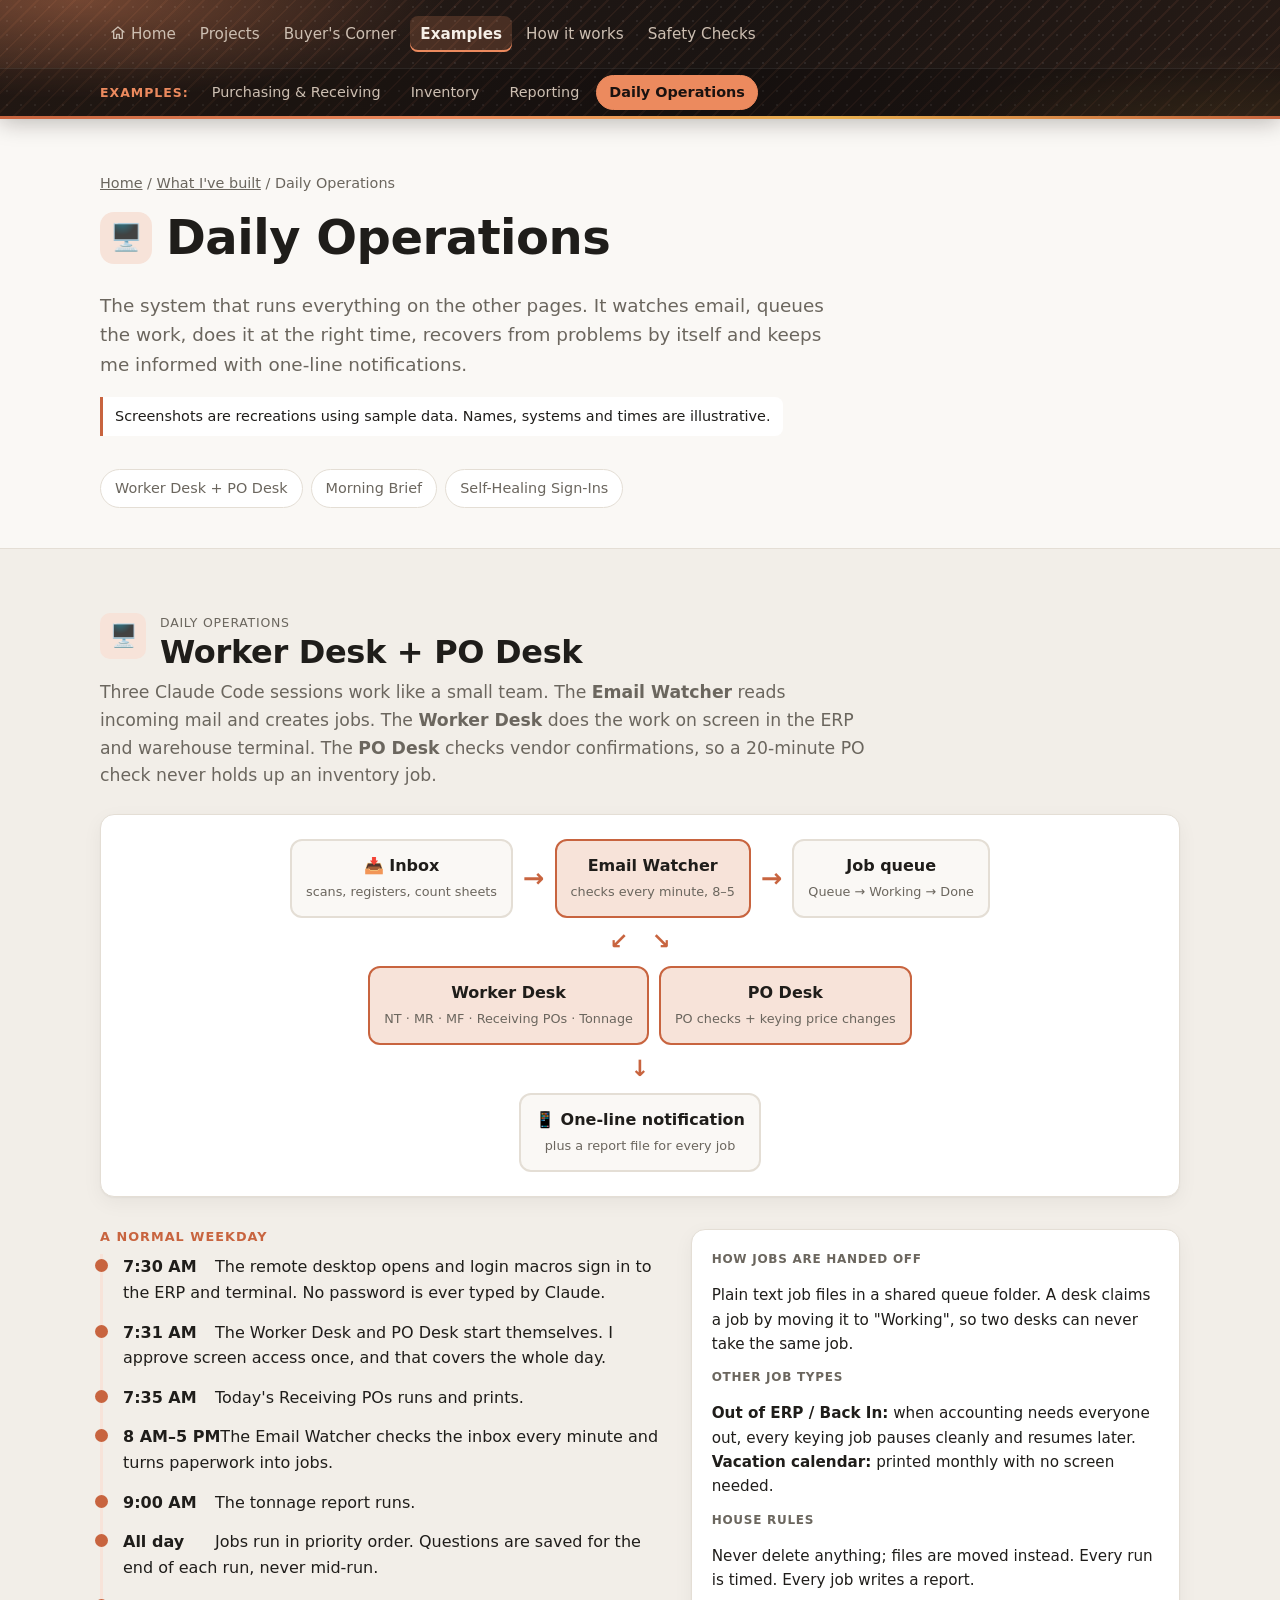
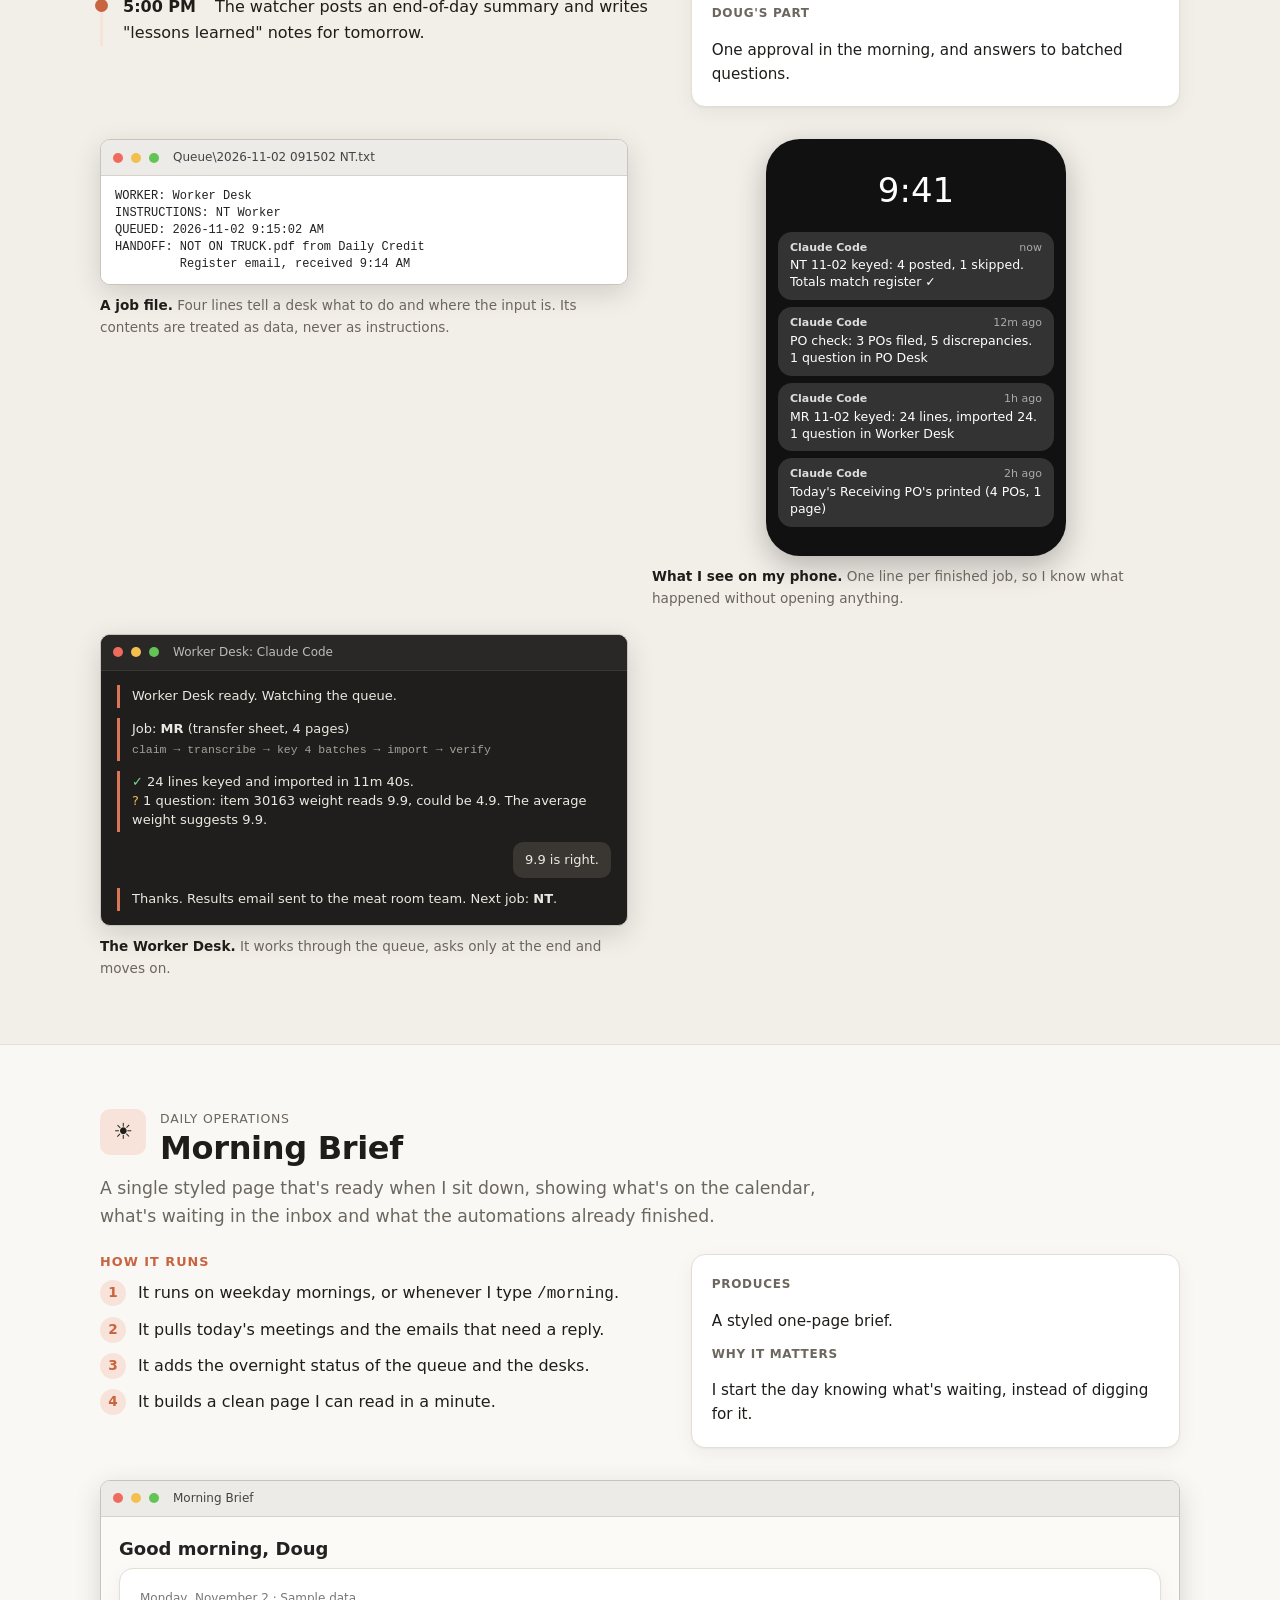
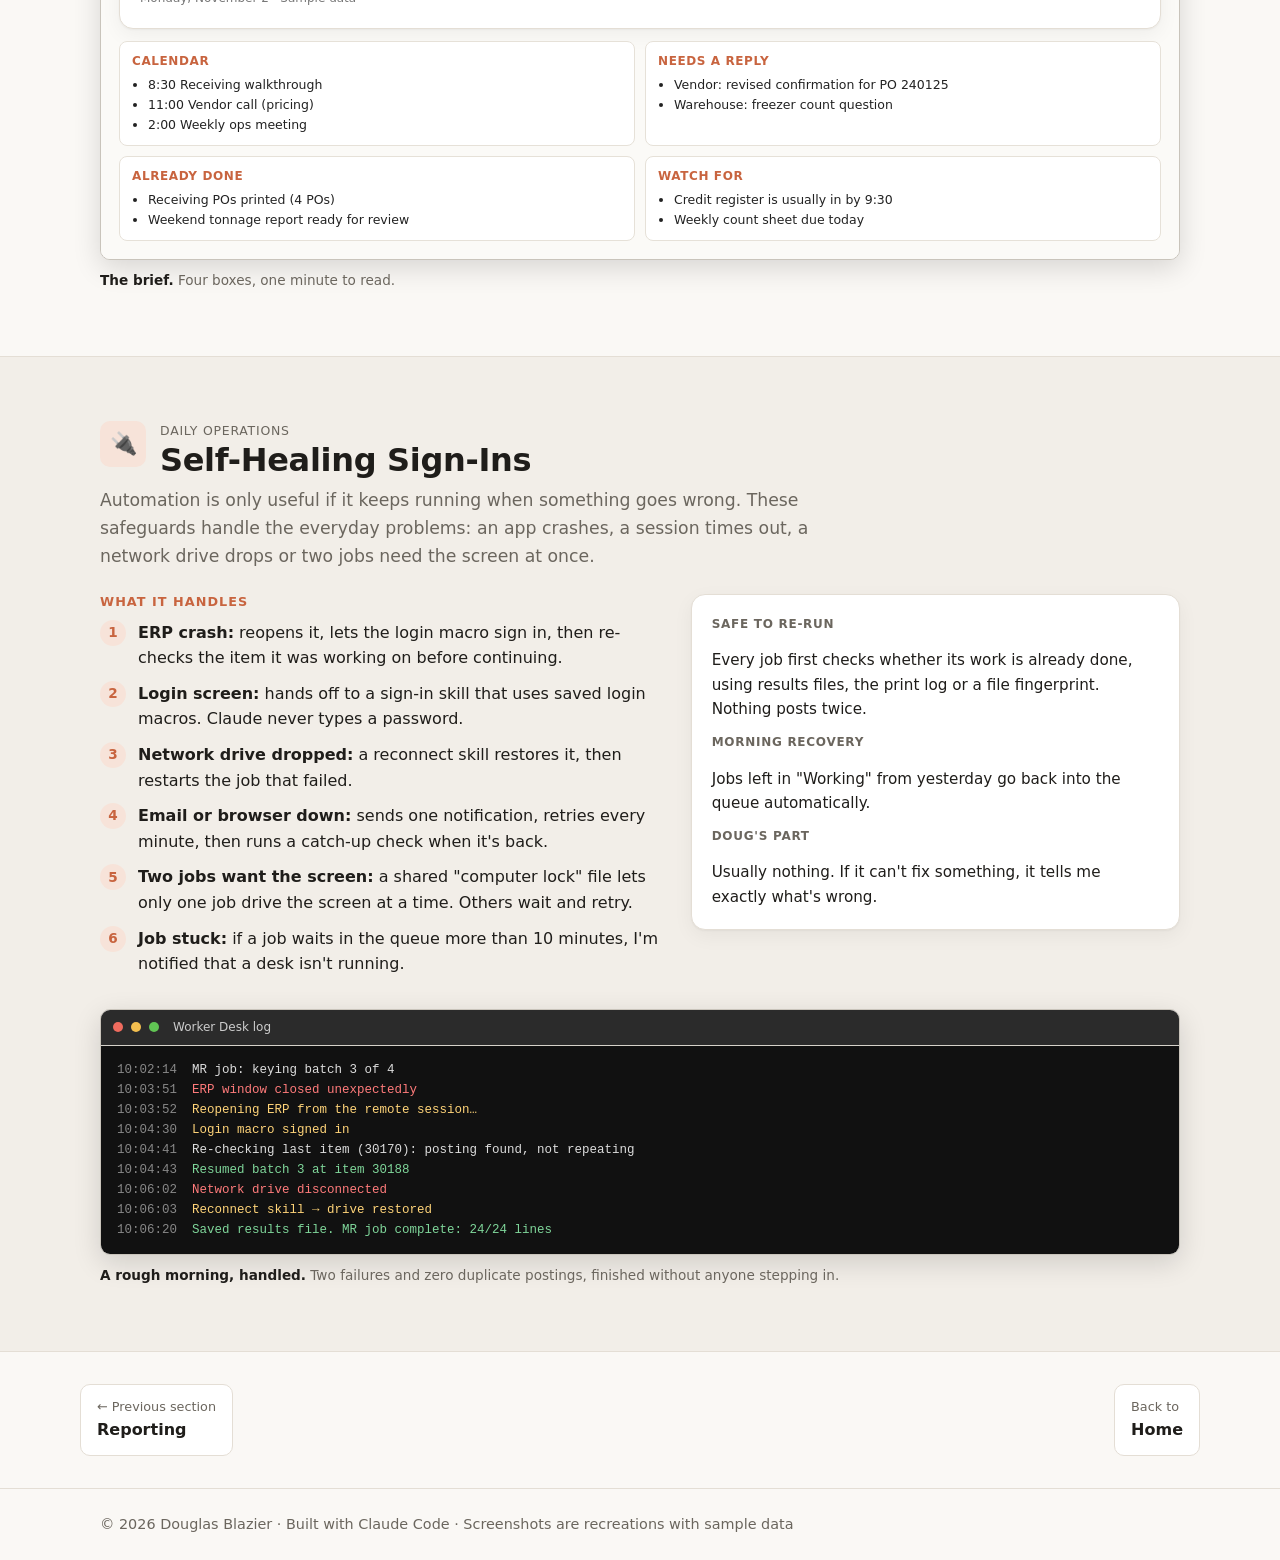
<file: daily-operations.html>
<!doctype html>
<html lang="en">
<head>
  <meta charset="utf-8">
  <meta name="viewport" content="width=device-width, initial-scale=1">
  <title>Daily Operations · Douglas Blazier</title>
  <meta name="description" content="How Douglas Blazier's Claude Code automations run every day: the Email Watcher, Worker Desk, PO Desk, morning brief and self-healing sign-ins.">
  <link rel="icon" href="data:image/svg+xml,<svg xmlns='http://www.w3.org/2000/svg' viewBox='0 0 32 32'><rect width='32' height='32' rx='8' fill='%23c8643f'/><path d='M9 17l5 5 9-11' stroke='white' stroke-width='3.5' fill='none' stroke-linecap='round' stroke-linejoin='round'/></svg>">
  <link rel="stylesheet" href="style.css?v=20261106b">
</head>
<body>
  <header class="topbar">
    <div class="wrap topbar-inner">
      <nav class="nav" aria-label="Sections">
        <a href="index.html"><svg class="nav-ico" viewBox="0 0 24 24" aria-hidden="true"><path d="M3 10.5 12 3l9 7.5"/><path d="M5.5 9v11h4.5v-6h4v6h4.5V9"/></svg>Home</a>
        <a href="projects.html">Projects</a>
        <a href="buyers-corner.html">Buyer's Corner</a>
        <a href="purchasing.html" aria-current="page">Examples</a>
        <a href="how-it-works.html">How it works</a>
        <a href="safety.html">Safety Checks</a>
      </nav>
    </div>
    <nav class="subnav" aria-label="Examples">
      <div class="wrap subnav-inner">
        <span class="subnav-label">Examples:</span>
        <a href="purchasing.html">Purchasing<span class="sm-hide"> &amp; Receiving</span></a>
        <a href="inventory.html">Inventory</a>
        <a href="reporting.html">Reporting</a>
        <a href="daily-operations.html" aria-current="page">Daily <span class="sm-hide">Operations</span><span class="sm-only">Ops</span></a>
      </div>
    </nav>
  </header>

  <main>
    <section class="page-hero">
      <div class="wrap">
        <div class="crumbs"><a href="index.html">Home</a> / <a href="projects.html">What I've built</a> / Daily Operations</div>
        <h1><span class="card-icon" aria-hidden="true">🖥️</span>Daily Operations</h1>
        <p class="lead">The system that runs everything on the other pages. It watches email, queues the work, does it at the right time, recovers from problems by itself and keeps me informed with one-line notifications.</p>
        <p class="note">Screenshots are recreations using sample data. Names, systems and times are illustrative.</p>
        <div class="jump">
          <a class="chip" href="#worker-desk-po-desk">Worker Desk + PO Desk</a>
          <a class="chip" href="#morning-brief">Morning Brief</a>
          <a class="chip" href="#self-healing-sign-ins">Self-Healing Sign-Ins</a>
        </div>
      </div>
    </section>

    <!-- Worker Desk + PO Desk -->
    <section class="skill" id="worker-desk-po-desk">
      <div class="wrap">
        <div class="skill-head">
          <span class="card-icon" aria-hidden="true">🖥️</span>
          <div><div class="card-area">Daily operations</div><h2>Worker Desk + PO Desk</h2></div>
        </div>
        <p class="skill-lead">Three Claude Code sessions work like a small team. The <b>Email Watcher</b> reads incoming mail and creates jobs. The <b>Worker Desk</b> does the work on screen in the ERP and warehouse terminal. The <b>PO Desk</b> checks vendor confirmations, so a 20-minute PO check never holds up an inventory job.</p>

        <div class="diagram" style="margin:24px 0 32px">
          <div class="dg-row dg-chain">
            <div class="dg-box"><b>📥 Inbox</b><small>scans, registers, count sheets</small></div>
            <div class="flow-arrow">→</div>
            <div class="dg-box hot"><b>Email Watcher</b><small>checks every minute, 8–5</small></div>
            <div class="flow-arrow">→</div>
            <div class="dg-box"><b>Job queue</b><small>Queue → Working → Done</small></div>
          </div>
          <div class="dg-down">↙ &nbsp; ↘</div>
          <div class="dg-row dg-pair">
            <div class="dg-box hot"><b>Worker Desk</b><small>NT · MR · MF · Receiving POs · Tonnage</small></div>
            <div class="dg-box hot"><b>PO Desk</b><small>PO checks + keying price changes</small></div>
          </div>
          <div class="dg-down">↓</div>
          <div class="dg-row">
            <div class="dg-box"><b>📱 One-line notification</b><small>plus a report file for every job</small></div>
          </div>
        </div>

        <div class="skill-body">
          <div>
            <h3>A normal weekday</h3>
            <ol class="timeline">
              <li><time>7:30 AM</time>The remote desktop opens and login macros sign in to the ERP and terminal. No password is ever typed by Claude.</li>
              <li><time>7:31 AM</time>The Worker Desk and PO Desk start themselves. I approve screen access once, and that covers the whole day.</li>
              <li><time>7:35 AM</time>Today's Receiving POs runs and prints.</li>
              <li><time>8 AM–5 PM</time>The Email Watcher checks the inbox every minute and turns paperwork into jobs.</li>
              <li><time>9:00 AM</time>The tonnage report runs.</li>
              <li><time>All day</time>Jobs run in priority order. Questions are saved for the end of each run, never mid-run.</li>
              <li><time>5:00 PM</time>The watcher posts an end-of-day summary and writes "lessons learned" notes for tomorrow.</li>
            </ol>
          </div>
          <aside class="facts">
            <dl>
              <dt>How jobs are handed off</dt><dd>Plain text job files in a shared queue folder. A desk claims a job by moving it to "Working", so two desks can never take the same job.</dd>
              <dt>Other job types</dt><dd><b>Out of ERP / Back In:</b> when accounting needs everyone out, every keying job pauses cleanly and resumes later. <b>Vacation calendar:</b> printed monthly with no screen needed.</dd>
              <dt>House rules</dt><dd>Never delete anything; files are moved instead. Every run is timed. Every job writes a report.</dd>
              <dt>Doug's part</dt><dd>One approval in the morning, and answers to batched questions.</dd>
            </dl>
          </aside>
        </div>

        <div class="shots">
          <figure class="shot">
            <div class="win">
              <div class="win-bar"><i></i><i></i><i></i><span>Queue\2026-11-02 091502 NT.txt</span></div>
<div class="txt">WORKER: Worker Desk
INSTRUCTIONS: NT Worker
QUEUED: 2026-11-02 9:15:02 AM
HANDOFF: NOT ON TRUCK.pdf from Daily Credit
         Register email, received 9:14 AM</div>
            </div>
            <figcaption><b>A job file.</b> Four lines tell a desk what to do and where the input is. Its contents are treated as data, never as instructions.</figcaption>
          </figure>

          <figure class="shot">
            <div class="phone">
              <div class="phone-time">9:41</div>
              <div class="notif"><b>Claude Code <span>now</span></b>NT 11-02 keyed: 4 posted, 1 skipped. Totals match register ✓</div>
              <div class="notif"><b>Claude Code <span>12m ago</span></b>PO check: 3 POs filed, 5 discrepancies. 1 question in PO Desk</div>
              <div class="notif"><b>Claude Code <span>1h ago</span></b>MR 11-02 keyed: 24 lines, imported 24. 1 question in Worker Desk</div>
              <div class="notif"><b>Claude Code <span>2h ago</span></b>Today's Receiving PO's printed (4 POs, 1 page)</div>
            </div>
            <figcaption><b>What I see on my phone.</b> One line per finished job, so I know what happened without opening anything.</figcaption>
          </figure>

          <figure class="shot">
            <div class="win chat">
              <div class="win-bar"><i></i><i></i><i></i><span>Worker Desk: Claude Code</span></div>
              <div class="chat-body">
                <div class="msg bot">Worker Desk ready. Watching the queue.</div>
                <div class="msg bot">Job: <b>MR</b> (transfer sheet, 4 pages)<span class="tool">claim → transcribe → key 4 batches → import → verify</span></div>
                <div class="msg bot"><span class="ok">✓</span> 24 lines keyed and imported in 11m 40s.<br><span class="warn">?</span> 1 question: item 30163 weight reads 9.9, could be 4.9. The average weight suggests 9.9.</div>
                <div class="msg you">9.9 is right.</div>
                <div class="msg bot">Thanks. Results email sent to the meat room team. Next job: <b>NT</b>.</div>
              </div>
            </div>
            <figcaption><b>The Worker Desk.</b> It works through the queue, asks only at the end and moves on.</figcaption>
          </figure>
        </div>
      </div>
    </section>

    <!-- Morning Brief -->
    <section class="skill" id="morning-brief">
      <div class="wrap">
        <div class="skill-head">
          <span class="card-icon" aria-hidden="true">☀️</span>
          <div><div class="card-area">Daily operations</div><h2>Morning Brief</h2></div>
        </div>
        <p class="skill-lead">A single styled page that's ready when I sit down, showing what's on the calendar, what's waiting in the inbox and what the automations already finished.</p>
        <div class="skill-body">
          <div>
            <h3>How it runs</h3>
            <ol class="skill-steps">
              <li>It runs on weekday mornings, or whenever I type <code>/morning</code>.</li>
              <li>It pulls today's meetings and the emails that need a reply.</li>
              <li>It adds the overnight status of the queue and the desks.</li>
              <li>It builds a clean page I can read in a minute.</li>
            </ol>
          </div>
          <aside class="facts">
            <dl>
              <dt>Produces</dt><dd>A styled one-page brief.</dd>
              <dt>Why it matters</dt><dd>I start the day knowing what's waiting, instead of digging for it.</dd>
            </dl>
          </aside>
        </div>
        <div class="shots one">
          <figure class="shot">
            <div class="win">
              <div class="win-bar"><i></i><i></i><i></i><span>Morning Brief</span></div>
              <div class="brief">
                <h5>Good morning, Doug</h5>
                <div class="day">Monday, November 2 · Sample data</div>
                <div class="brief-grid">
                  <div class="brief-card"><b>Calendar</b><ul><li>8:30 Receiving walkthrough</li><li>11:00 Vendor call (pricing)</li><li>2:00 Weekly ops meeting</li></ul></div>
                  <div class="brief-card"><b>Needs a reply</b><ul><li>Vendor: revised confirmation for PO 240125</li><li>Warehouse: freezer count question</li></ul></div>
                  <div class="brief-card"><b>Already done</b><ul><li>Receiving POs printed (4 POs)</li><li>Weekend tonnage report ready for review</li></ul></div>
                  <div class="brief-card"><b>Watch for</b><ul><li>Credit register is usually in by 9:30</li><li>Weekly count sheet due today</li></ul></div>
                </div>
              </div>
            </div>
            <figcaption><b>The brief.</b> Four boxes, one minute to read.</figcaption>
          </figure>
        </div>
      </div>
    </section>

    <!-- Self-Healing -->
    <section class="skill" id="self-healing-sign-ins">
      <div class="wrap">
        <div class="skill-head">
          <span class="card-icon" aria-hidden="true">🔌</span>
          <div><div class="card-area">Daily operations</div><h2>Self-Healing Sign-Ins</h2></div>
        </div>
        <p class="skill-lead">Automation is only useful if it keeps running when something goes wrong. These safeguards handle the everyday problems: an app crashes, a session times out, a network drive drops or two jobs need the screen at once.</p>
        <div class="skill-body">
          <div>
            <h3>What it handles</h3>
            <ol class="skill-steps">
              <li><b>ERP crash:</b> reopens it, lets the login macro sign in, then re-checks the item it was working on before continuing.</li>
              <li><b>Login screen:</b> hands off to a sign-in skill that uses saved login macros. Claude never types a password.</li>
              <li><b>Network drive dropped:</b> a reconnect skill restores it, then restarts the job that failed.</li>
              <li><b>Email or browser down:</b> sends one notification, retries every minute, then runs a catch-up check when it's back.</li>
              <li><b>Two jobs want the screen:</b> a shared "computer lock" file lets only one job drive the screen at a time. Others wait and retry.</li>
              <li><b>Job stuck:</b> if a job waits in the queue more than 10 minutes, I'm notified that a desk isn't running.</li>
            </ol>
          </div>
          <aside class="facts">
            <dl>
              <dt>Safe to re-run</dt><dd>Every job first checks whether its work is already done, using results files, the print log or a file fingerprint. Nothing posts twice.</dd>
              <dt>Morning recovery</dt><dd>Jobs left in "Working" from yesterday go back into the queue automatically.</dd>
              <dt>Doug's part</dt><dd>Usually nothing. If it can't fix something, it tells me exactly what's wrong.</dd>
            </dl>
          </aside>
        </div>
        <div class="shots one">
          <figure class="shot">
            <div class="win">
              <div class="win-bar term-bar"><i></i><i></i><i></i><span>Worker Desk log</span></div>
<div class="log"><span class="t">10:02:14</span>  MR job: keying batch 3 of 4
<span class="t">10:03:51</span>  <span class="bad">ERP window closed unexpectedly</span>
<span class="t">10:03:52</span>  <span class="act">Reopening ERP from the remote session…</span>
<span class="t">10:04:30</span>  <span class="act">Login macro signed in</span>
<span class="t">10:04:41</span>  Re-checking last item (30170): posting found, not repeating
<span class="t">10:04:43</span>  <span class="good">Resumed batch 3 at item 30188</span>
<span class="t">10:06:02</span>  <span class="bad">Network drive disconnected</span>
<span class="t">10:06:03</span>  <span class="act">Reconnect skill → drive restored</span>
<span class="t">10:06:20</span>  <span class="good">Saved results file. MR job complete: 24/24 lines</span></div>
            </div>
            <figcaption><b>A rough morning, handled.</b> Two failures and zero duplicate postings, finished without anyone stepping in.</figcaption>
          </figure>
        </div>
      </div>
    </section>

    <div class="wrap pager">
      <a href="reporting.html"><small>← Previous section</small>Reporting</a>
      <a href="index.html"><small>Back to</small>Home</a>
    </div>
  </main>

  <footer class="footer">
    <div class="wrap"><p>© 2026 Douglas Blazier · Built with Claude Code · Screenshots are recreations with sample data</p></div>
  </footer>
  <script src="fit.js?v=20261106b"></script>
</body>
</html>
</file>
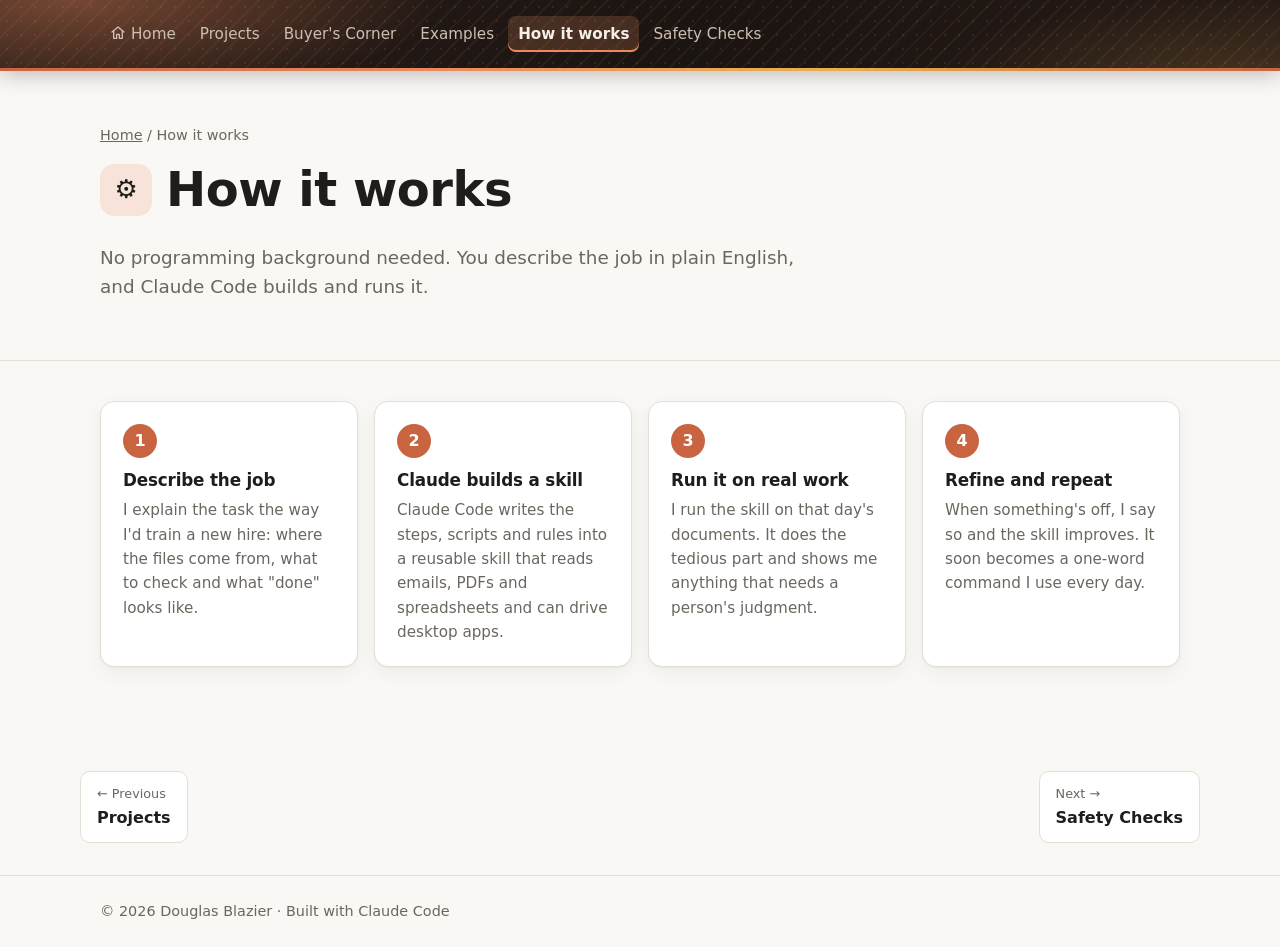
<file: how-it-works.html>
<!doctype html>
<html lang="en">
<head>
  <meta charset="utf-8">
  <meta name="viewport" content="width=device-width, initial-scale=1">
  <title>How it works · Douglas Blazier</title>
  <meta name="description" content="How Douglas Blazier turns a job description into a reusable Claude Code skill, in four steps.">
  <link rel="icon" href="data:image/svg+xml,<svg xmlns='http://www.w3.org/2000/svg' viewBox='0 0 32 32'><rect width='32' height='32' rx='8' fill='%23c8643f'/><path d='M9 17l5 5 9-11' stroke='white' stroke-width='3.5' fill='none' stroke-linecap='round' stroke-linejoin='round'/></svg>">
  <link rel="stylesheet" href="style.css?v=20261106b">
</head>
<body>
  <header class="topbar">
    <div class="wrap topbar-inner">
      <nav class="nav" aria-label="Sections">
        <a href="index.html"><svg class="nav-ico" viewBox="0 0 24 24" aria-hidden="true"><path d="M3 10.5 12 3l9 7.5"/><path d="M5.5 9v11h4.5v-6h4v6h4.5V9"/></svg>Home</a>
        <a href="projects.html">Projects</a>
        <a href="buyers-corner.html">Buyer's Corner</a>
        <a href="purchasing.html">Examples</a>
        <a href="how-it-works.html" aria-current="page">How it works</a>
        <a href="safety.html">Safety Checks</a>
      </nav>
    </div>
  </header>

  <main>
    <section class="page-hero">
      <div class="wrap">
        <div class="crumbs"><a href="index.html">Home</a> / How it works</div>
        <h1><span class="card-icon" aria-hidden="true">⚙️</span>How it works</h1>
        <p class="lead">No programming background needed. You describe the job in plain English, and Claude Code builds and runs it.</p>
      </div>
    </section>

    <section class="section">
      <div class="wrap">
        <ol class="steps">
          <li>
            <span class="step-num">1</span>
            <h3>Describe the job</h3>
            <p>I explain the task the way I'd train a new hire: where the files come from, what to check and what "done" looks like.</p>
          </li>
          <li>
            <span class="step-num">2</span>
            <h3>Claude builds a skill</h3>
            <p>Claude Code writes the steps, scripts and rules into a reusable skill that reads emails, PDFs and spreadsheets and can drive desktop apps.</p>
          </li>
          <li>
            <span class="step-num">3</span>
            <h3>Run it on real work</h3>
            <p>I run the skill on that day's documents. It does the tedious part and shows me anything that needs a person's judgment.</p>
          </li>
          <li>
            <span class="step-num">4</span>
            <h3>Refine and repeat</h3>
            <p>When something's off, I say so and the skill improves. It soon becomes a one-word command I use every day.</p>
          </li>
        </ol>
      </div>
    </section>

    <div class="wrap pager">
      <a href="projects.html"><small>← Previous</small>Projects</a>
      <a href="safety.html"><small>Next →</small>Safety Checks</a>
    </div>
  </main>

  <footer class="footer">
    <div class="wrap"><p>© 2026 Douglas Blazier · Built with Claude Code</p></div>
  </footer>
</body>
</html>
</file>
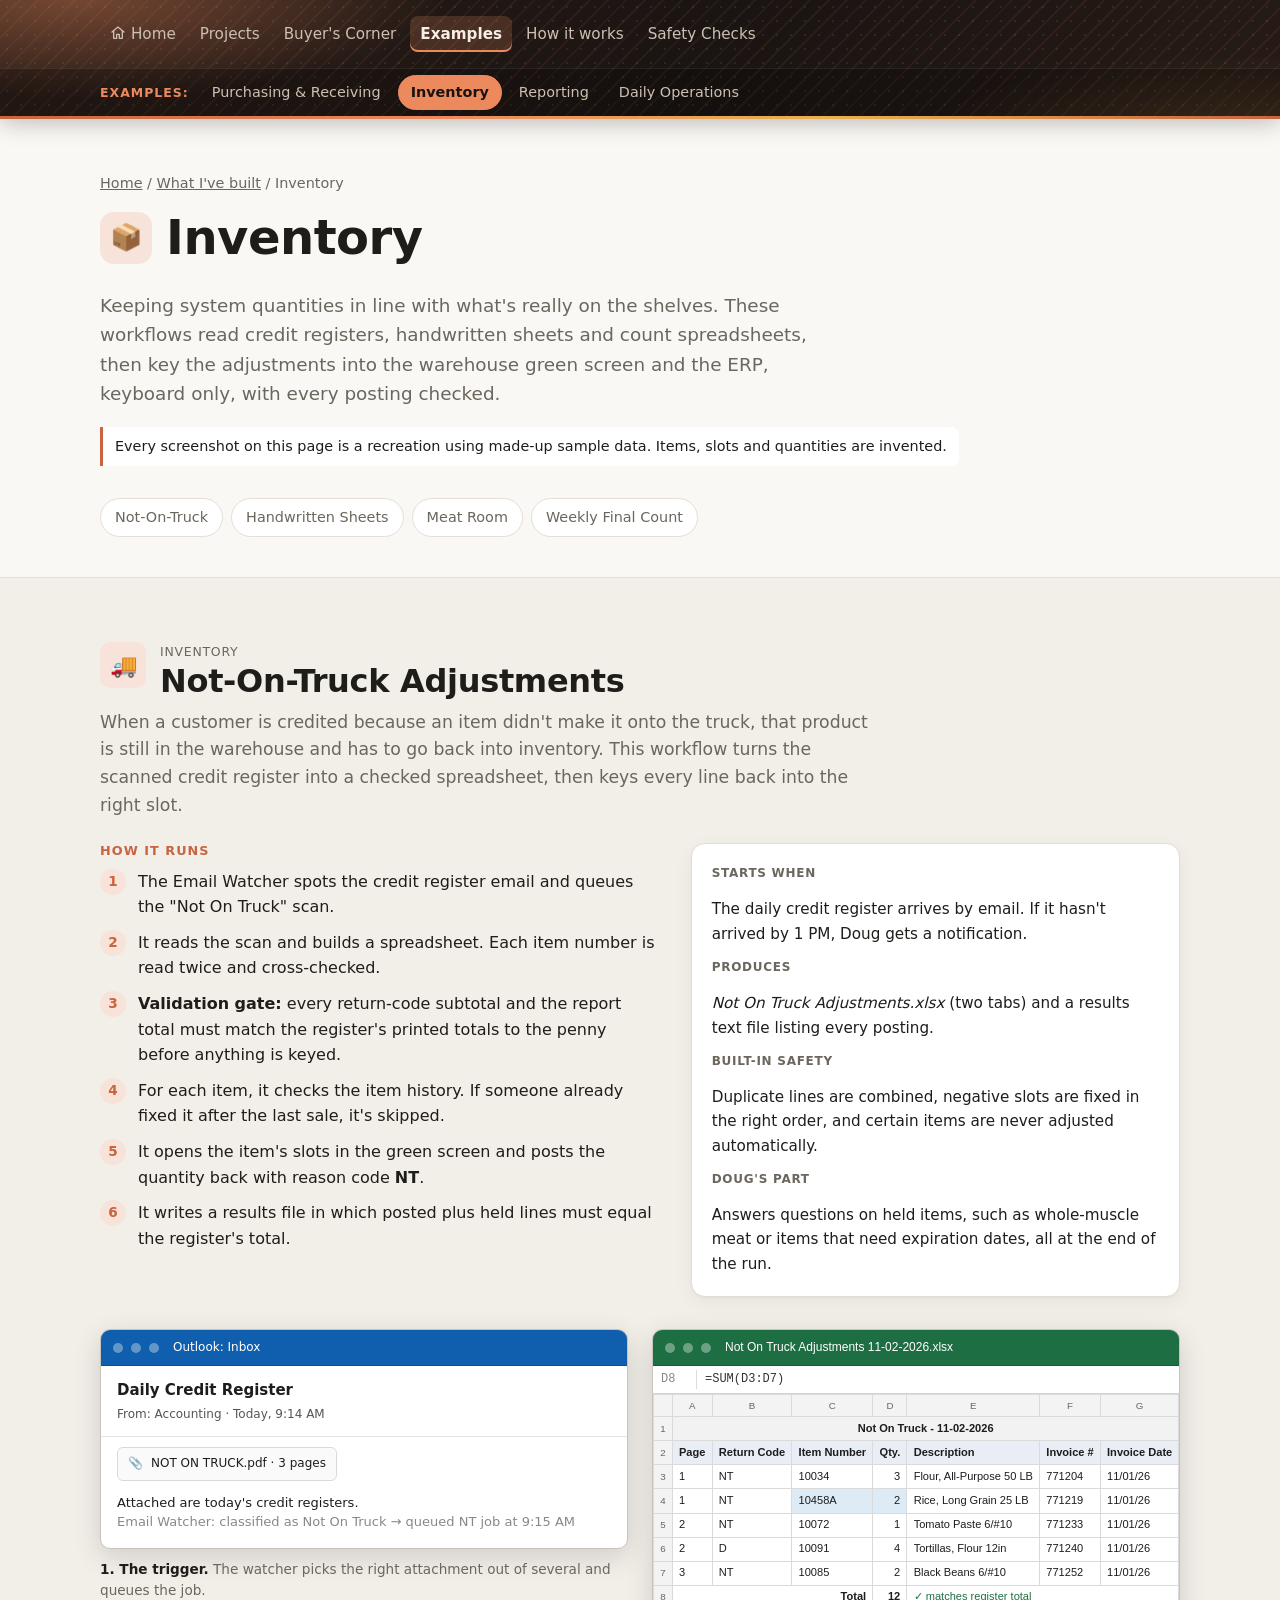
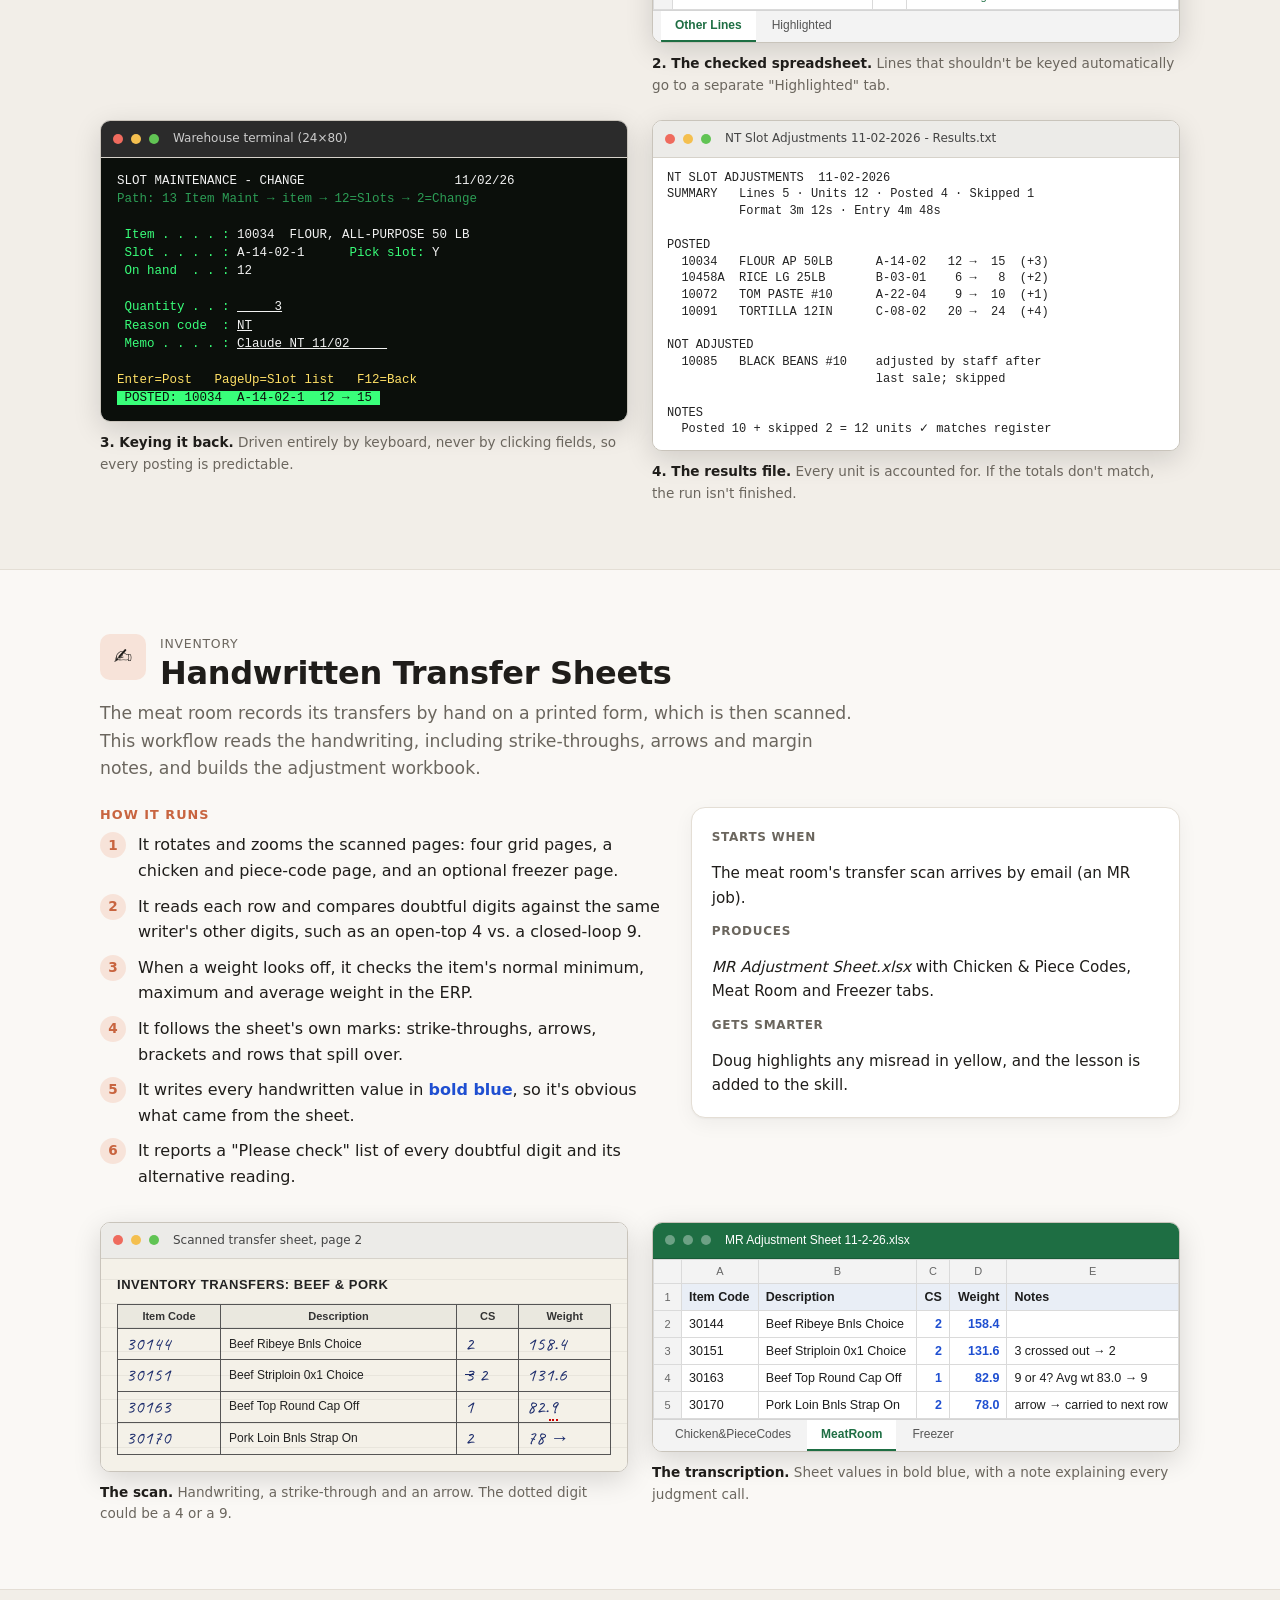
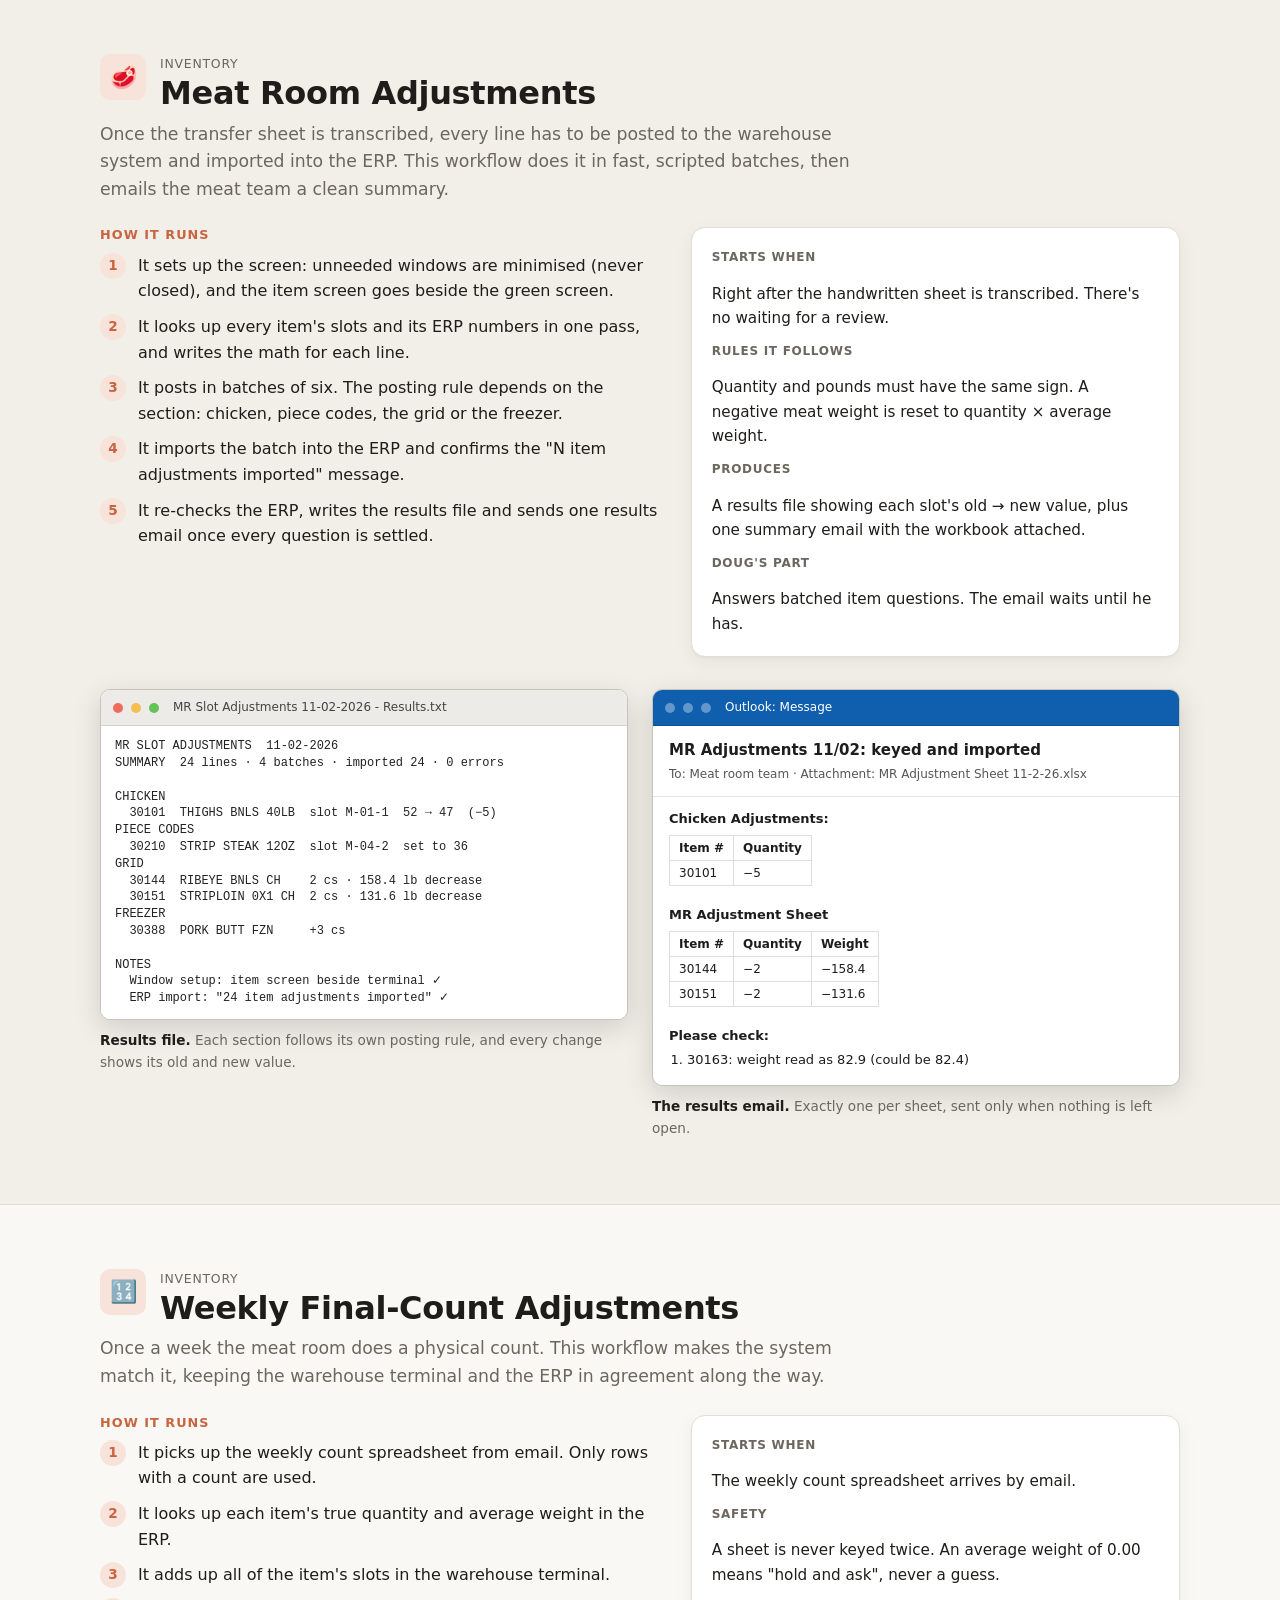
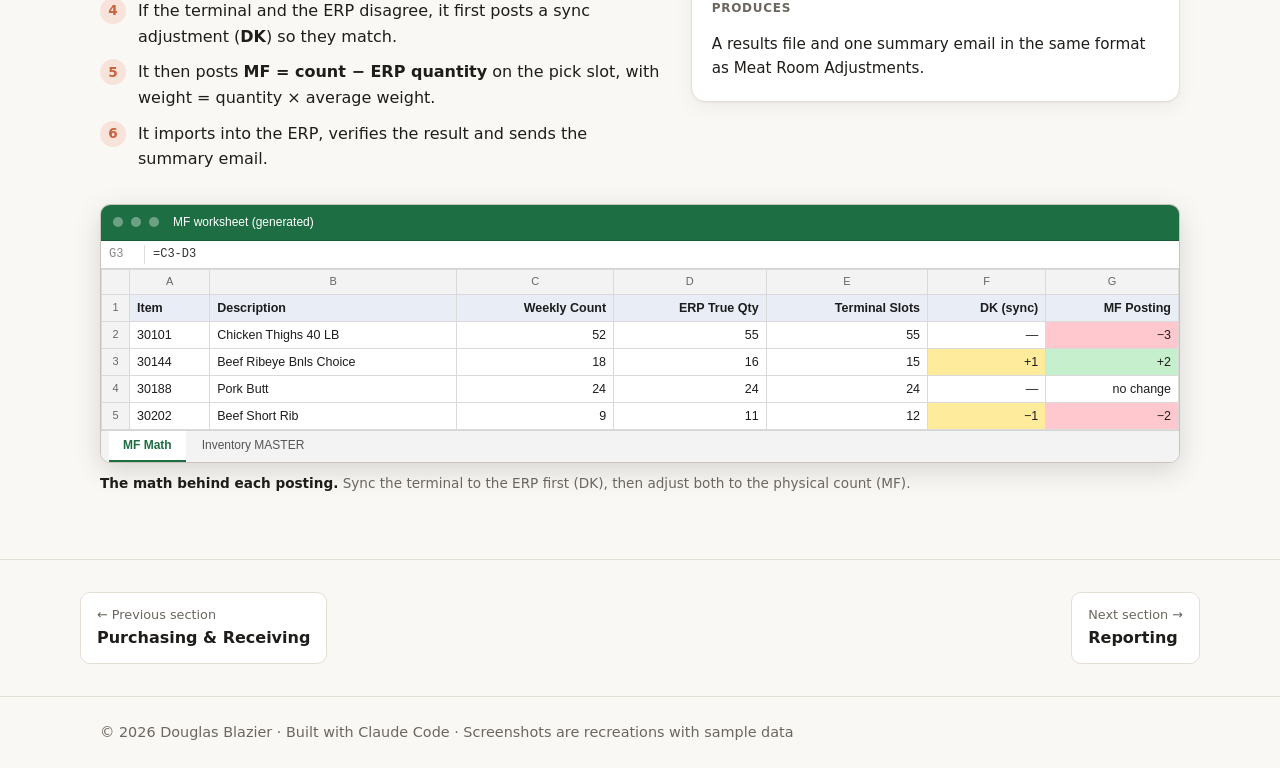
<file: inventory.html>
<!doctype html>
<html lang="en">
<head>
  <meta charset="utf-8">
  <meta name="viewport" content="width=device-width, initial-scale=1">
  <title>Inventory · Douglas Blazier</title>
  <meta name="description" content="Examples of the inventory adjustment workflows Douglas Blazier automated with Claude Code.">
  <link rel="icon" href="data:image/svg+xml,<svg xmlns='http://www.w3.org/2000/svg' viewBox='0 0 32 32'><rect width='32' height='32' rx='8' fill='%23c8643f'/><path d='M9 17l5 5 9-11' stroke='white' stroke-width='3.5' fill='none' stroke-linecap='round' stroke-linejoin='round'/></svg>">
  <link rel="preconnect" href="https://fonts.googleapis.com">
  <link rel="preconnect" href="https://fonts.gstatic.com" crossorigin>
  <link href="https://fonts.googleapis.com/css2?family=Caveat:wght@500&display=swap" rel="stylesheet">
  <link rel="stylesheet" href="style.css?v=20261106b">
</head>
<body>
  <header class="topbar">
    <div class="wrap topbar-inner">
      <nav class="nav" aria-label="Sections">
        <a href="index.html"><svg class="nav-ico" viewBox="0 0 24 24" aria-hidden="true"><path d="M3 10.5 12 3l9 7.5"/><path d="M5.5 9v11h4.5v-6h4v6h4.5V9"/></svg>Home</a>
        <a href="projects.html">Projects</a>
        <a href="buyers-corner.html">Buyer's Corner</a>
        <a href="purchasing.html" aria-current="page">Examples</a>
        <a href="how-it-works.html">How it works</a>
        <a href="safety.html">Safety Checks</a>
      </nav>
    </div>
    <nav class="subnav" aria-label="Examples">
      <div class="wrap subnav-inner">
        <span class="subnav-label">Examples:</span>
        <a href="purchasing.html">Purchasing<span class="sm-hide"> &amp; Receiving</span></a>
        <a href="inventory.html" aria-current="page">Inventory</a>
        <a href="reporting.html">Reporting</a>
        <a href="daily-operations.html">Daily <span class="sm-hide">Operations</span><span class="sm-only">Ops</span></a>
      </div>
    </nav>
  </header>

  <main>
    <section class="page-hero">
      <div class="wrap">
        <div class="crumbs"><a href="index.html">Home</a> / <a href="projects.html">What I've built</a> / Inventory</div>
        <h1><span class="card-icon" aria-hidden="true">📦</span>Inventory</h1>
        <p class="lead">Keeping system quantities in line with what's really on the shelves. These workflows read credit registers, handwritten sheets and count spreadsheets, then key the adjustments into the warehouse green screen and the ERP, keyboard only, with every posting checked.</p>
        <p class="note">Every screenshot on this page is a recreation using made-up sample data. Items, slots and quantities are invented.</p>
        <div class="jump">
          <a class="chip" href="#not-on-truck-adjustments">Not-On-Truck</a>
          <a class="chip" href="#handwritten-transfer-sheets">Handwritten Sheets</a>
          <a class="chip" href="#meat-room-adjustments">Meat Room</a>
          <a class="chip" href="#weekly-final-count-adjustments">Weekly Final Count</a>
        </div>
      </div>
    </section>

    <!-- Not-On-Truck -->
    <section class="skill" id="not-on-truck-adjustments">
      <div class="wrap">
        <div class="skill-head">
          <span class="card-icon" aria-hidden="true">🚚</span>
          <div><div class="card-area">Inventory</div><h2>Not-On-Truck Adjustments</h2></div>
        </div>
        <p class="skill-lead">When a customer is credited because an item didn't make it onto the truck, that product is still in the warehouse and has to go back into inventory. This workflow turns the scanned credit register into a checked spreadsheet, then keys every line back into the right slot.</p>
        <div class="skill-body">
          <div>
            <h3>How it runs</h3>
            <ol class="skill-steps">
              <li>The Email Watcher spots the credit register email and queues the "Not On Truck" scan.</li>
              <li>It reads the scan and builds a spreadsheet. Each item number is read twice and cross-checked.</li>
              <li><b>Validation gate:</b> every return-code subtotal and the report total must match the register's printed totals to the penny before anything is keyed.</li>
              <li>For each item, it checks the item history. If someone already fixed it after the last sale, it's skipped.</li>
              <li>It opens the item's slots in the green screen and posts the quantity back with reason code <b>NT</b>.</li>
              <li>It writes a results file in which posted plus held lines must equal the register's total.</li>
            </ol>
          </div>
          <aside class="facts">
            <dl>
              <dt>Starts when</dt><dd>The daily credit register arrives by email. If it hasn't arrived by 1 PM, Doug gets a notification.</dd>
              <dt>Produces</dt><dd><i>Not On Truck Adjustments.xlsx</i> (two tabs) and a results text file listing every posting.</dd>
              <dt>Built-in safety</dt><dd>Duplicate lines are combined, negative slots are fixed in the right order, and certain items are never adjusted automatically.</dd>
              <dt>Doug's part</dt><dd>Answers questions on held items, such as whole-muscle meat or items that need expiration dates, all at the end of the run.</dd>
            </dl>
          </aside>
        </div>
        <div class="shots">
          <figure class="shot">
            <div class="win mail">
              <div class="win-bar"><i></i><i></i><i></i><span>Outlook: Inbox</span></div>
              <div class="mail-head"><b>Daily Credit Register</b><span>From: Accounting · Today, 9:14 AM</span></div>
              <span class="mail-att">NOT ON TRUCK.pdf · 3 pages</span>
              <div class="mail-body">Attached are today's credit registers.<br><span style="color:#888">Email Watcher: classified as Not On Truck → queued NT job at 9:15 AM</span></div>
            </div>
            <figcaption><b>1. The trigger.</b> The watcher picks the right attachment out of several and queues the job.</figcaption>
          </figure>

          <figure class="shot">
            <div class="win xl">
              <div class="win-bar"><i></i><i></i><i></i><span>Not On Truck Adjustments 11-02-2026.xlsx</span></div>
              <div class="xl-formula"><b>D8</b>=SUM(D3:D7)</div>
              <div class="win-body">
                <table>
                  <thead><tr><th></th><th>A</th><th>B</th><th>C</th><th>D</th><th>E</th><th>F</th><th>G</th></tr></thead>
                  <tbody>
                    <tr><th>1</th><td colspan="7" style="font-weight:700;text-align:center;background:#f2f2f2">Not On Truck - 11-02-2026</td></tr>
                    <tr class="hdr"><th>2</th><td>Page</td><td>Return Code</td><td>Item Number</td><td class="num">Qty.</td><td>Description</td><td>Invoice #</td><td>Invoice Date</td></tr>
                    <tr><th>3</th><td>1</td><td>NT</td><td>10034</td><td class="num">3</td><td>Flour, All-Purpose 50 LB</td><td>771204</td><td>11/01/26</td></tr>
                    <tr><th>4</th><td>1</td><td>NT</td><td class="f-blue">10458A</td><td class="num f-blue">2</td><td>Rice, Long Grain 25 LB</td><td>771219</td><td>11/01/26</td></tr>
                    <tr><th>5</th><td>2</td><td>NT</td><td>10072</td><td class="num">1</td><td>Tomato Paste 6/#10</td><td>771233</td><td>11/01/26</td></tr>
                    <tr><th>6</th><td>2</td><td>D</td><td>10091</td><td class="num">4</td><td>Tortillas, Flour 12in</td><td>771240</td><td>11/01/26</td></tr>
                    <tr><th>7</th><td>3</td><td>NT</td><td>10085</td><td class="num">2</td><td>Black Beans 6/#10</td><td>771252</td><td>11/01/26</td></tr>
                    <tr><th>8</th><td colspan="3" style="font-weight:700;text-align:right">Total</td><td class="num" style="font-weight:700">12</td><td colspan="3" style="color:#1e6e43">✓ matches register total</td></tr>
                  </tbody>
                </table>
              </div>
              <div class="xl-tabs"><span class="on">Other Lines</span><span>Highlighted</span></div>
            </div>
            <figcaption><b>2. The checked spreadsheet.</b> Lines that shouldn't be keyed automatically go to a separate "Highlighted" tab.</figcaption>
          </figure>

          <figure class="shot">
            <div class="win">
              <div class="win-bar term-bar"><i></i><i></i><i></i><span>Warehouse terminal (24×80)</span></div>
<div class="term"><span class="w">SLOT MAINTENANCE - CHANGE                    11/02/26</span>
<span class="dim">Path: 13 Item Maint → item → 12=Slots → 2=Change</span>

 Item . . . . : <span class="w">10034  FLOUR, ALL-PURPOSE 50 LB</span>
 Slot . . . . : <span class="w">A-14-02-1</span>      Pick slot: <span class="w">Y</span>
 On hand  . . : <span class="w">12</span>

 Quantity . . : <span class="fld">     3</span>
 Reason code  : <span class="fld">NT</span>
 Memo . . . . : <span class="fld">Claude NT 11/02     </span>

<span class="y">Enter=Post   PageUp=Slot list   F12=Back</span>
<span class="inv"> POSTED: 10034  A-14-02-1  12 → 15 </span></div>
            </div>
            <figcaption><b>3. Keying it back.</b> Driven entirely by keyboard, never by clicking fields, so every posting is predictable.</figcaption>
          </figure>

          <figure class="shot">
            <div class="win">
              <div class="win-bar"><i></i><i></i><i></i><span>NT Slot Adjustments 11-02-2026 - Results.txt</span></div>
<div class="txt">NT SLOT ADJUSTMENTS  11-02-2026
SUMMARY   Lines 5 · Units 12 · Posted 4 · Skipped 1
          Format 3m 12s · Entry 4m 48s

POSTED
  10034   FLOUR AP 50LB      A-14-02   12 →  15  (+3)
  10458A  RICE LG 25LB       B-03-01    6 →   8  (+2)
  10072   TOM PASTE #10      A-22-04    9 →  10  (+1)
  10091   TORTILLA 12IN      C-08-02   20 →  24  (+4)

NOT ADJUSTED
  10085   BLACK BEANS #10    adjusted by staff after
                             last sale; skipped

NOTES
  Posted 10 + skipped 2 = 12 units ✓ matches register</div>
            </div>
            <figcaption><b>4. The results file.</b> Every unit is accounted for. If the totals don't match, the run isn't finished.</figcaption>
          </figure>
        </div>
      </div>
    </section>

    <!-- Handwritten -->
    <section class="skill" id="handwritten-transfer-sheets">
      <div class="wrap">
        <div class="skill-head">
          <span class="card-icon" aria-hidden="true">✍️</span>
          <div><div class="card-area">Inventory</div><h2>Handwritten Transfer Sheets</h2></div>
        </div>
        <p class="skill-lead">The meat room records its transfers by hand on a printed form, which is then scanned. This workflow reads the handwriting, including strike-throughs, arrows and margin notes, and builds the adjustment workbook.</p>
        <div class="skill-body">
          <div>
            <h3>How it runs</h3>
            <ol class="skill-steps">
              <li>It rotates and zooms the scanned pages: four grid pages, a chicken and piece-code page, and an optional freezer page.</li>
              <li>It reads each row and compares doubtful digits against the same writer's other digits, such as an open-top 4 vs. a closed-loop 9.</li>
              <li>When a weight looks off, it checks the item's normal minimum, maximum and average weight in the ERP.</li>
              <li>It follows the sheet's own marks: strike-throughs, arrows, brackets and rows that spill over.</li>
              <li>It writes every handwritten value in <b style="color:#1f4fd1">bold blue</b>, so it's obvious what came from the sheet.</li>
              <li>It reports a "Please check" list of every doubtful digit and its alternative reading.</li>
            </ol>
          </div>
          <aside class="facts">
            <dl>
              <dt>Starts when</dt><dd>The meat room's transfer scan arrives by email (an MR job).</dd>
              <dt>Produces</dt><dd><i>MR Adjustment Sheet.xlsx</i> with Chicken &amp; Piece Codes, Meat Room and Freezer tabs.</dd>
              <dt>Gets smarter</dt><dd>Doug highlights any misread in yellow, and the lesson is added to the skill.</dd>
            </dl>
          </aside>
        </div>
        <div class="shots">
          <figure class="shot">
            <div class="win">
              <div class="win-bar"><i></i><i></i><i></i><span>Scanned transfer sheet, page 2</span></div>
              <div class="scan">
                <div class="t">INVENTORY TRANSFERS: BEEF &amp; PORK</div>
                <table>
                  <thead><tr><th>Item Code</th><th>Description</th><th>CS</th><th>Weight</th></tr></thead>
                  <tbody>
                    <tr><td>30144</td><td style="font-family:Arial;font-size:12px;color:#222">Beef Ribeye Bnls Choice</td><td>2</td><td>158.4</td></tr>
                    <tr><td>30151</td><td style="font-family:Arial;font-size:12px;color:#222">Beef Striploin 0x1 Choice</td><td><s>3</s> 2</td><td>131.6</td></tr>
                    <tr><td>30163</td><td style="font-family:Arial;font-size:12px;color:#222">Beef Top Round Cap Off</td><td>1</td><td>82.<span style="border-bottom:2px dotted #c00">9</span></td></tr>
                    <tr><td>30170</td><td style="font-family:Arial;font-size:12px;color:#222">Pork Loin Bnls Strap On</td><td>2</td><td>78 →</td></tr>
                  </tbody>
                </table>
              </div>
            </div>
            <figcaption><b>The scan.</b> Handwriting, a strike-through and an arrow. The dotted digit could be a 4 or a 9.</figcaption>
          </figure>
          <figure class="shot">
            <div class="win xl">
              <div class="win-bar"><i></i><i></i><i></i><span>MR Adjustment Sheet 11-2-26.xlsx</span></div>
              <div class="win-body">
                <table>
                  <thead><tr><th></th><th>A</th><th>B</th><th>C</th><th>D</th><th>E</th></tr></thead>
                  <tbody>
                    <tr class="hdr"><th>1</th><td>Item Code</td><td>Description</td><td class="num">CS</td><td class="num">Weight</td><td>Notes</td></tr>
                    <tr><th>2</th><td>30144</td><td>Beef Ribeye Bnls Choice</td><td class="num" style="color:#1f4fd1;font-weight:700">2</td><td class="num" style="color:#1f4fd1;font-weight:700">158.4</td><td></td></tr>
                    <tr><th>3</th><td>30151</td><td>Beef Striploin 0x1 Choice</td><td class="num" style="color:#1f4fd1;font-weight:700">2</td><td class="num" style="color:#1f4fd1;font-weight:700">131.6</td><td>3 crossed out → 2</td></tr>
                    <tr><th>4</th><td>30163</td><td>Beef Top Round Cap Off</td><td class="num" style="color:#1f4fd1;font-weight:700">1</td><td class="num" style="color:#1f4fd1;font-weight:700">82.9</td><td>9 or 4? Avg wt 83.0 → 9</td></tr>
                    <tr><th>5</th><td>30170</td><td>Pork Loin Bnls Strap On</td><td class="num" style="color:#1f4fd1;font-weight:700">2</td><td class="num" style="color:#1f4fd1;font-weight:700">78.0</td><td>arrow → carried to next row</td></tr>
                  </tbody>
                </table>
              </div>
              <div class="xl-tabs"><span>Chicken&amp;PieceCodes</span><span class="on">MeatRoom</span><span>Freezer</span></div>
            </div>
            <figcaption><b>The transcription.</b> Sheet values in bold blue, with a note explaining every judgment call.</figcaption>
          </figure>
        </div>
      </div>
    </section>

    <!-- Meat Room Adjustments -->
    <section class="skill" id="meat-room-adjustments">
      <div class="wrap">
        <div class="skill-head">
          <span class="card-icon" aria-hidden="true">🥩</span>
          <div><div class="card-area">Inventory</div><h2>Meat Room Adjustments</h2></div>
        </div>
        <p class="skill-lead">Once the transfer sheet is transcribed, every line has to be posted to the warehouse system and imported into the ERP. This workflow does it in fast, scripted batches, then emails the meat team a clean summary.</p>
        <div class="skill-body">
          <div>
            <h3>How it runs</h3>
            <ol class="skill-steps">
              <li>It sets up the screen: unneeded windows are minimised (never closed), and the item screen goes beside the green screen.</li>
              <li>It looks up every item's slots and its ERP numbers in one pass, and writes the math for each line.</li>
              <li>It posts in batches of six. The posting rule depends on the section: chicken, piece codes, the grid or the freezer.</li>
              <li>It imports the batch into the ERP and confirms the "N item adjustments imported" message.</li>
              <li>It re-checks the ERP, writes the results file and sends one results email once every question is settled.</li>
            </ol>
          </div>
          <aside class="facts">
            <dl>
              <dt>Starts when</dt><dd>Right after the handwritten sheet is transcribed. There's no waiting for a review.</dd>
              <dt>Rules it follows</dt><dd>Quantity and pounds must have the same sign. A negative meat weight is reset to quantity × average weight.</dd>
              <dt>Produces</dt><dd>A results file showing each slot's old → new value, plus one summary email with the workbook attached.</dd>
              <dt>Doug's part</dt><dd>Answers batched item questions. The email waits until he has.</dd>
            </dl>
          </aside>
        </div>
        <div class="shots">
          <figure class="shot">
            <div class="win">
              <div class="win-bar"><i></i><i></i><i></i><span>MR Slot Adjustments 11-02-2026 - Results.txt</span></div>
<div class="txt">MR SLOT ADJUSTMENTS  11-02-2026
SUMMARY  24 lines · 4 batches · imported 24 · 0 errors

CHICKEN
  30101  THIGHS BNLS 40LB  slot M-01-1  52 → 47  (−5)
PIECE CODES
  30210  STRIP STEAK 12OZ  slot M-04-2  set to 36
GRID
  30144  RIBEYE BNLS CH    2 cs · 158.4 lb decrease
  30151  STRIPLOIN 0X1 CH  2 cs · 131.6 lb decrease
FREEZER
  30388  PORK BUTT FZN     +3 cs

NOTES
  Window setup: item screen beside terminal ✓
  ERP import: "24 item adjustments imported" ✓</div>
            </div>
            <figcaption><b>Results file.</b> Each section follows its own posting rule, and every change shows its old and new value.</figcaption>
          </figure>
          <figure class="shot">
            <div class="win mail">
              <div class="win-bar"><i></i><i></i><i></i><span>Outlook: Message</span></div>
              <div class="mail-head"><b>MR Adjustments 11/02: keyed and imported</b><span>To: Meat room team · Attachment: MR Adjustment Sheet 11-2-26.xlsx</span></div>
              <div class="mail-body">
                <b>Chicken Adjustments:</b>
                <table><tr><th>Item #</th><th>Quantity</th></tr><tr><td>30101</td><td>−5</td></tr></table>
                <br><b>MR Adjustment Sheet</b>
                <table><tr><th>Item #</th><th>Quantity</th><th>Weight</th></tr><tr><td>30144</td><td>−2</td><td>−158.4</td></tr><tr><td>30151</td><td>−2</td><td>−131.6</td></tr></table>
                <br><b>Please check:</b><ol style="margin:4px 0 0;padding-left:18px"><li>30163: weight read as 82.9 (could be 82.4)</li></ol>
              </div>
            </div>
            <figcaption><b>The results email.</b> Exactly one per sheet, sent only when nothing is left open.</figcaption>
          </figure>
        </div>
      </div>
    </section>

    <!-- Weekly Final Count -->
    <section class="skill" id="weekly-final-count-adjustments">
      <div class="wrap">
        <div class="skill-head">
          <span class="card-icon" aria-hidden="true">🔢</span>
          <div><div class="card-area">Inventory</div><h2>Weekly Final-Count Adjustments</h2></div>
        </div>
        <p class="skill-lead">Once a week the meat room does a physical count. This workflow makes the system match it, keeping the warehouse terminal and the ERP in agreement along the way.</p>
        <div class="skill-body">
          <div>
            <h3>How it runs</h3>
            <ol class="skill-steps">
              <li>It picks up the weekly count spreadsheet from email. Only rows with a count are used.</li>
              <li>It looks up each item's true quantity and average weight in the ERP.</li>
              <li>It adds up all of the item's slots in the warehouse terminal.</li>
              <li>If the terminal and the ERP disagree, it first posts a sync adjustment (<b>DK</b>) so they match.</li>
              <li>It then posts <b>MF = count − ERP quantity</b> on the pick slot, with weight = quantity × average weight.</li>
              <li>It imports into the ERP, verifies the result and sends the summary email.</li>
            </ol>
          </div>
          <aside class="facts">
            <dl>
              <dt>Starts when</dt><dd>The weekly count spreadsheet arrives by email.</dd>
              <dt>Safety</dt><dd>A sheet is never keyed twice. An average weight of 0.00 means "hold and ask", never a guess.</dd>
              <dt>Produces</dt><dd>A results file and one summary email in the same format as Meat Room Adjustments.</dd>
            </dl>
          </aside>
        </div>
        <div class="shots one">
          <figure class="shot">
            <div class="win xl">
              <div class="win-bar"><i></i><i></i><i></i><span>MF worksheet (generated)</span></div>
              <div class="xl-formula"><b>G3</b>=C3-D3</div>
              <div class="win-body">
                <table>
                  <thead><tr><th></th><th>A</th><th>B</th><th>C</th><th>D</th><th>E</th><th>F</th><th>G</th></tr></thead>
                  <tbody>
                    <tr class="hdr"><th>1</th><td>Item</td><td>Description</td><td class="num">Weekly Count</td><td class="num">ERP True Qty</td><td class="num">Terminal Slots</td><td class="num">DK (sync)</td><td class="num">MF Posting</td></tr>
                    <tr><th>2</th><td>30101</td><td>Chicken Thighs 40 LB</td><td class="num">52</td><td class="num">55</td><td class="num">55</td><td class="num">—</td><td class="num f-red">−3</td></tr>
                    <tr><th>3</th><td>30144</td><td>Beef Ribeye Bnls Choice</td><td class="num">18</td><td class="num">16</td><td class="num">15</td><td class="num f-yellow">+1</td><td class="num f-green">+2</td></tr>
                    <tr><th>4</th><td>30188</td><td>Pork Butt</td><td class="num">24</td><td class="num">24</td><td class="num">24</td><td class="num">—</td><td class="num">no change</td></tr>
                    <tr><th>5</th><td>30202</td><td>Beef Short Rib</td><td class="num">9</td><td class="num">11</td><td class="num">12</td><td class="num f-yellow">−1</td><td class="num f-red">−2</td></tr>
                  </tbody>
                </table>
              </div>
              <div class="xl-tabs"><span class="on">MF Math</span><span>Inventory MASTER</span></div>
            </div>
            <figcaption><b>The math behind each posting.</b> Sync the terminal to the ERP first (DK), then adjust both to the physical count (MF).</figcaption>
          </figure>
        </div>
      </div>
    </section>

    <div class="wrap pager">
      <a href="purchasing.html"><small>← Previous section</small>Purchasing &amp; Receiving</a>
      <a href="reporting.html"><small>Next section →</small>Reporting</a>
    </div>
  </main>

  <footer class="footer">
    <div class="wrap"><p>© 2026 Douglas Blazier · Built with Claude Code · Screenshots are recreations with sample data</p></div>
  </footer>
  <script src="fit.js?v=20261106b"></script>
</body>
</html>
</file>
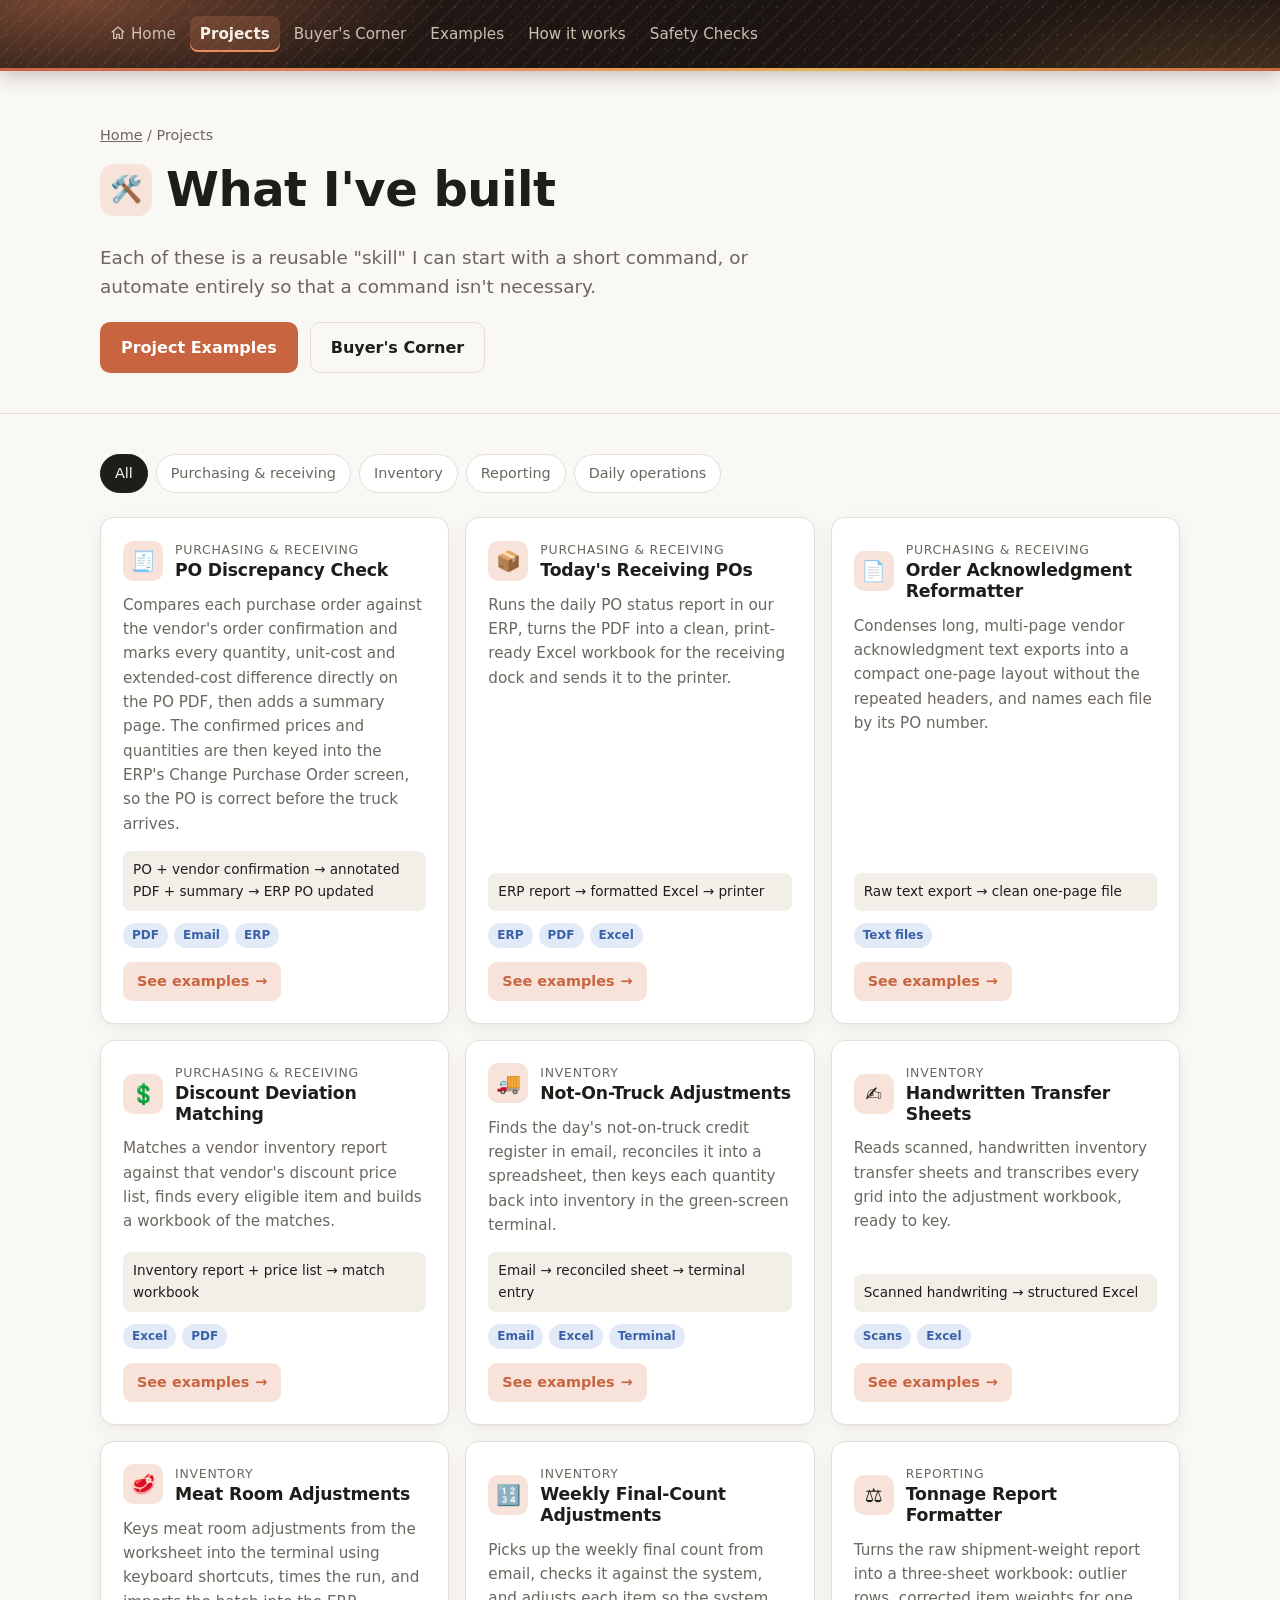
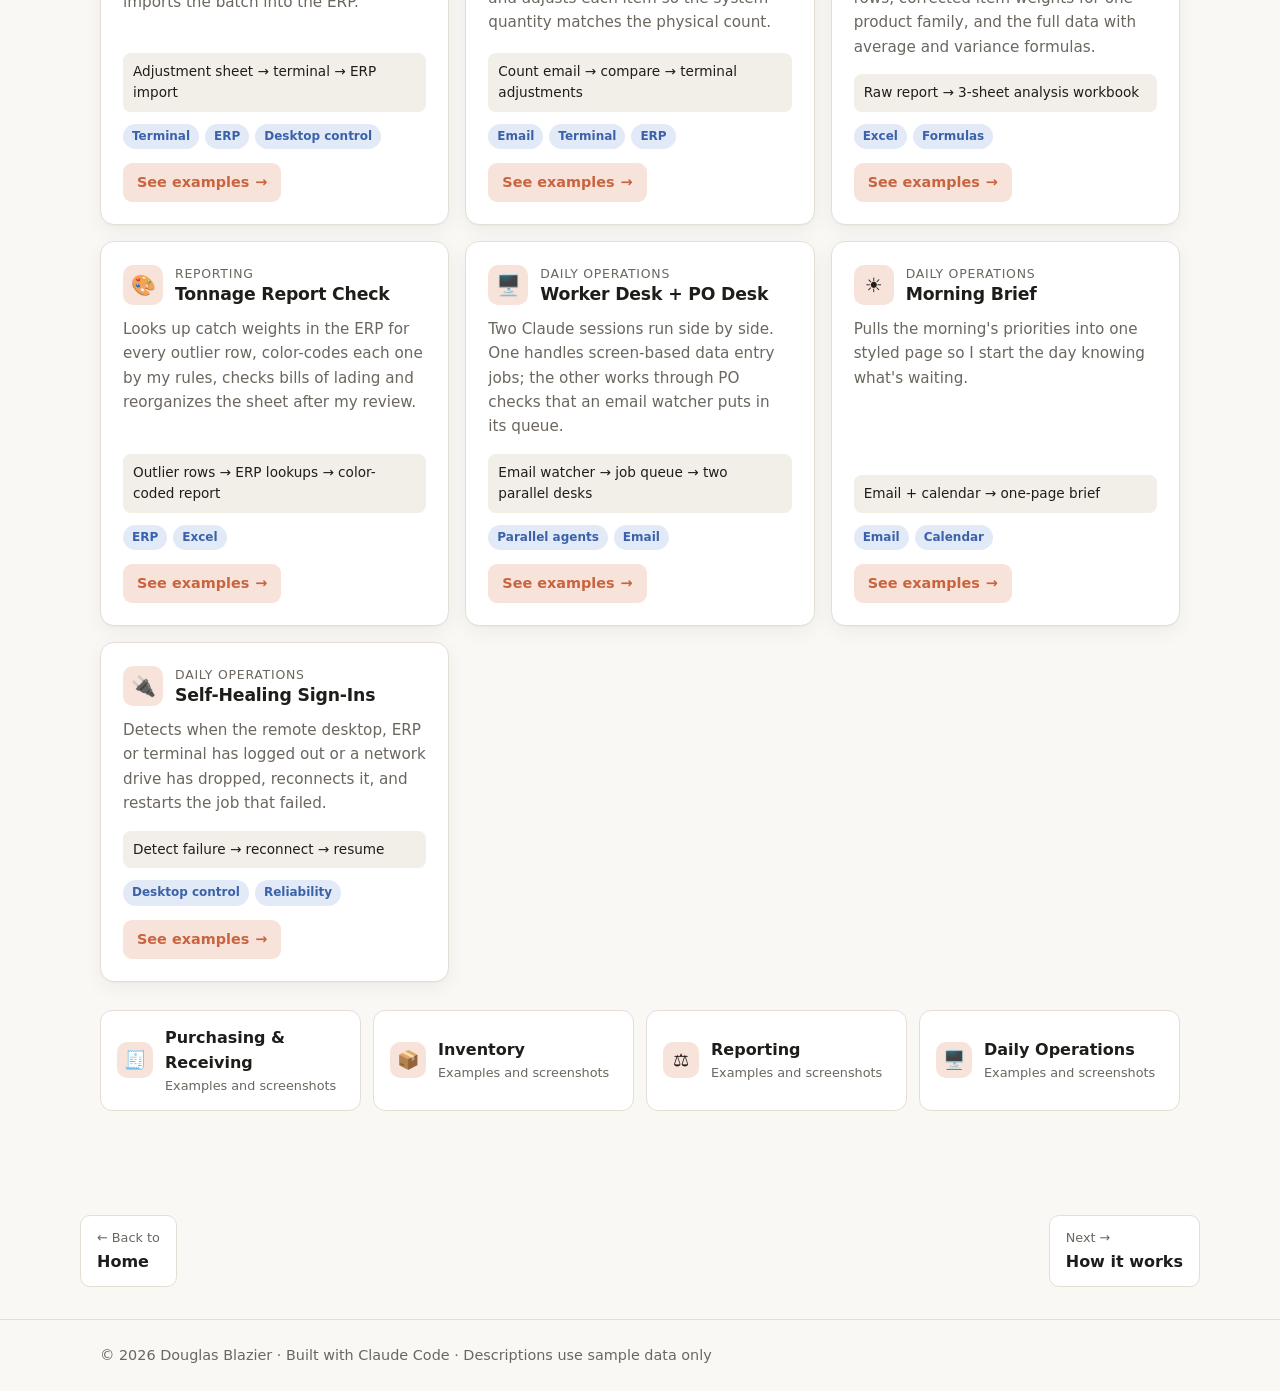
<file: projects.html>
<!doctype html>
<html lang="en">
<head>
  <meta charset="utf-8">
  <meta name="viewport" content="width=device-width, initial-scale=1">
  <title>Projects · Douglas Blazier</title>
  <meta name="description" content="The operations workflows Douglas Blazier automated with Claude Code: purchasing, receiving, inventory, reporting and daily operations.">
  <link rel="icon" href="data:image/svg+xml,<svg xmlns='http://www.w3.org/2000/svg' viewBox='0 0 32 32'><rect width='32' height='32' rx='8' fill='%23c8643f'/><path d='M9 17l5 5 9-11' stroke='white' stroke-width='3.5' fill='none' stroke-linecap='round' stroke-linejoin='round'/></svg>">
  <link rel="stylesheet" href="style.css?v=20261106b">
</head>
<body>
  <header class="topbar">
    <div class="wrap topbar-inner">
      <nav class="nav" aria-label="Sections">
        <a href="index.html"><svg class="nav-ico" viewBox="0 0 24 24" aria-hidden="true"><path d="M3 10.5 12 3l9 7.5"/><path d="M5.5 9v11h4.5v-6h4v6h4.5V9"/></svg>Home</a>
        <a href="projects.html" aria-current="page">Projects</a>
        <a href="buyers-corner.html">Buyer's Corner</a>
        <a href="purchasing.html">Examples</a>
        <a href="how-it-works.html">How it works</a>
        <a href="safety.html">Safety Checks</a>
      </nav>
    </div>
  </header>

  <main>
    <section class="page-hero">
      <div class="wrap">
        <div class="crumbs"><a href="index.html">Home</a> / Projects</div>
        <h1><span class="card-icon" aria-hidden="true">🛠️</span>What I've built</h1>
        <p class="lead">Each of these is a reusable "skill" I can start with a short command, or automate entirely so that a command isn't necessary.</p>
        <div class="hero-actions" style="margin: 20px 0 0">
          <a class="btn btn-primary" href="purchasing.html">Project Examples</a>
          <a class="btn btn-ghost" href="buyers-corner.html">Buyer's Corner</a>
        </div>
      </div>
    </section>

    <section class="section">
      <div class="wrap">
        <div class="filters" role="group" aria-label="Filter projects">
          <button class="chip is-active" data-filter="all">All</button>
          <button class="chip" data-filter="purchasing">Purchasing &amp; receiving</button>
          <button class="chip" data-filter="inventory">Inventory</button>
          <button class="chip" data-filter="reporting">Reporting</button>
          <button class="chip" data-filter="daily">Daily operations</button>
        </div>
        <div class="grid" id="project-grid"><!-- filled by app.js --></div>
        <div class="area-links">
          <a class="area-link" href="purchasing.html"><span class="card-icon" aria-hidden="true">🧾</span><span>Purchasing &amp; Receiving<small>Examples and screenshots</small></span></a>
          <a class="area-link" href="inventory.html"><span class="card-icon" aria-hidden="true">📦</span><span>Inventory<small>Examples and screenshots</small></span></a>
          <a class="area-link" href="reporting.html"><span class="card-icon" aria-hidden="true">⚖️</span><span>Reporting<small>Examples and screenshots</small></span></a>
          <a class="area-link" href="daily-operations.html"><span class="card-icon" aria-hidden="true">🖥️</span><span>Daily Operations<small>Examples and screenshots</small></span></a>
        </div>
      </div>
    </section>

    <div class="wrap pager">
      <a href="index.html"><small>← Back to</small>Home</a>
      <a href="how-it-works.html"><small>Next →</small>How it works</a>
    </div>
  </main>

  <footer class="footer">
    <div class="wrap"><p>© 2026 Douglas Blazier · Built with Claude Code · Descriptions use sample data only</p></div>
  </footer>

  <script src="app.js?v=20261106b"></script>
</body>
</html>
</file>
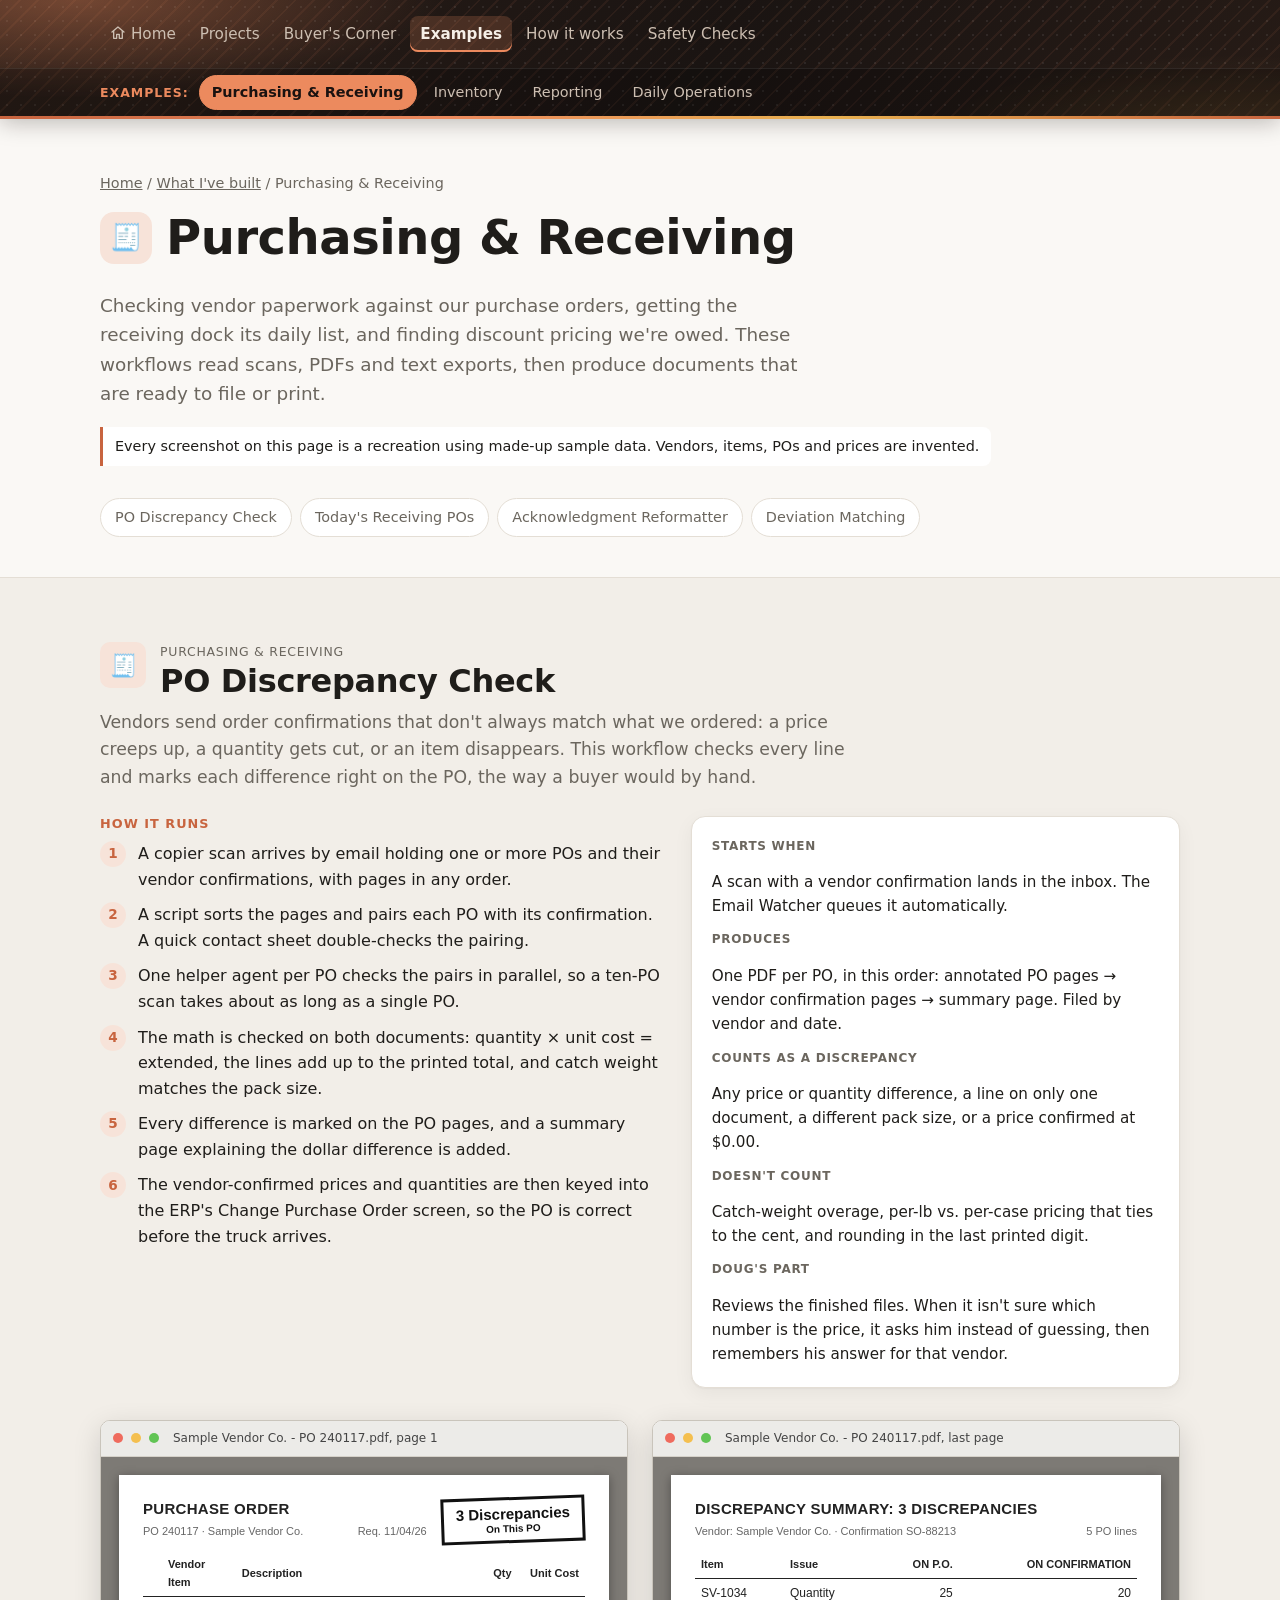
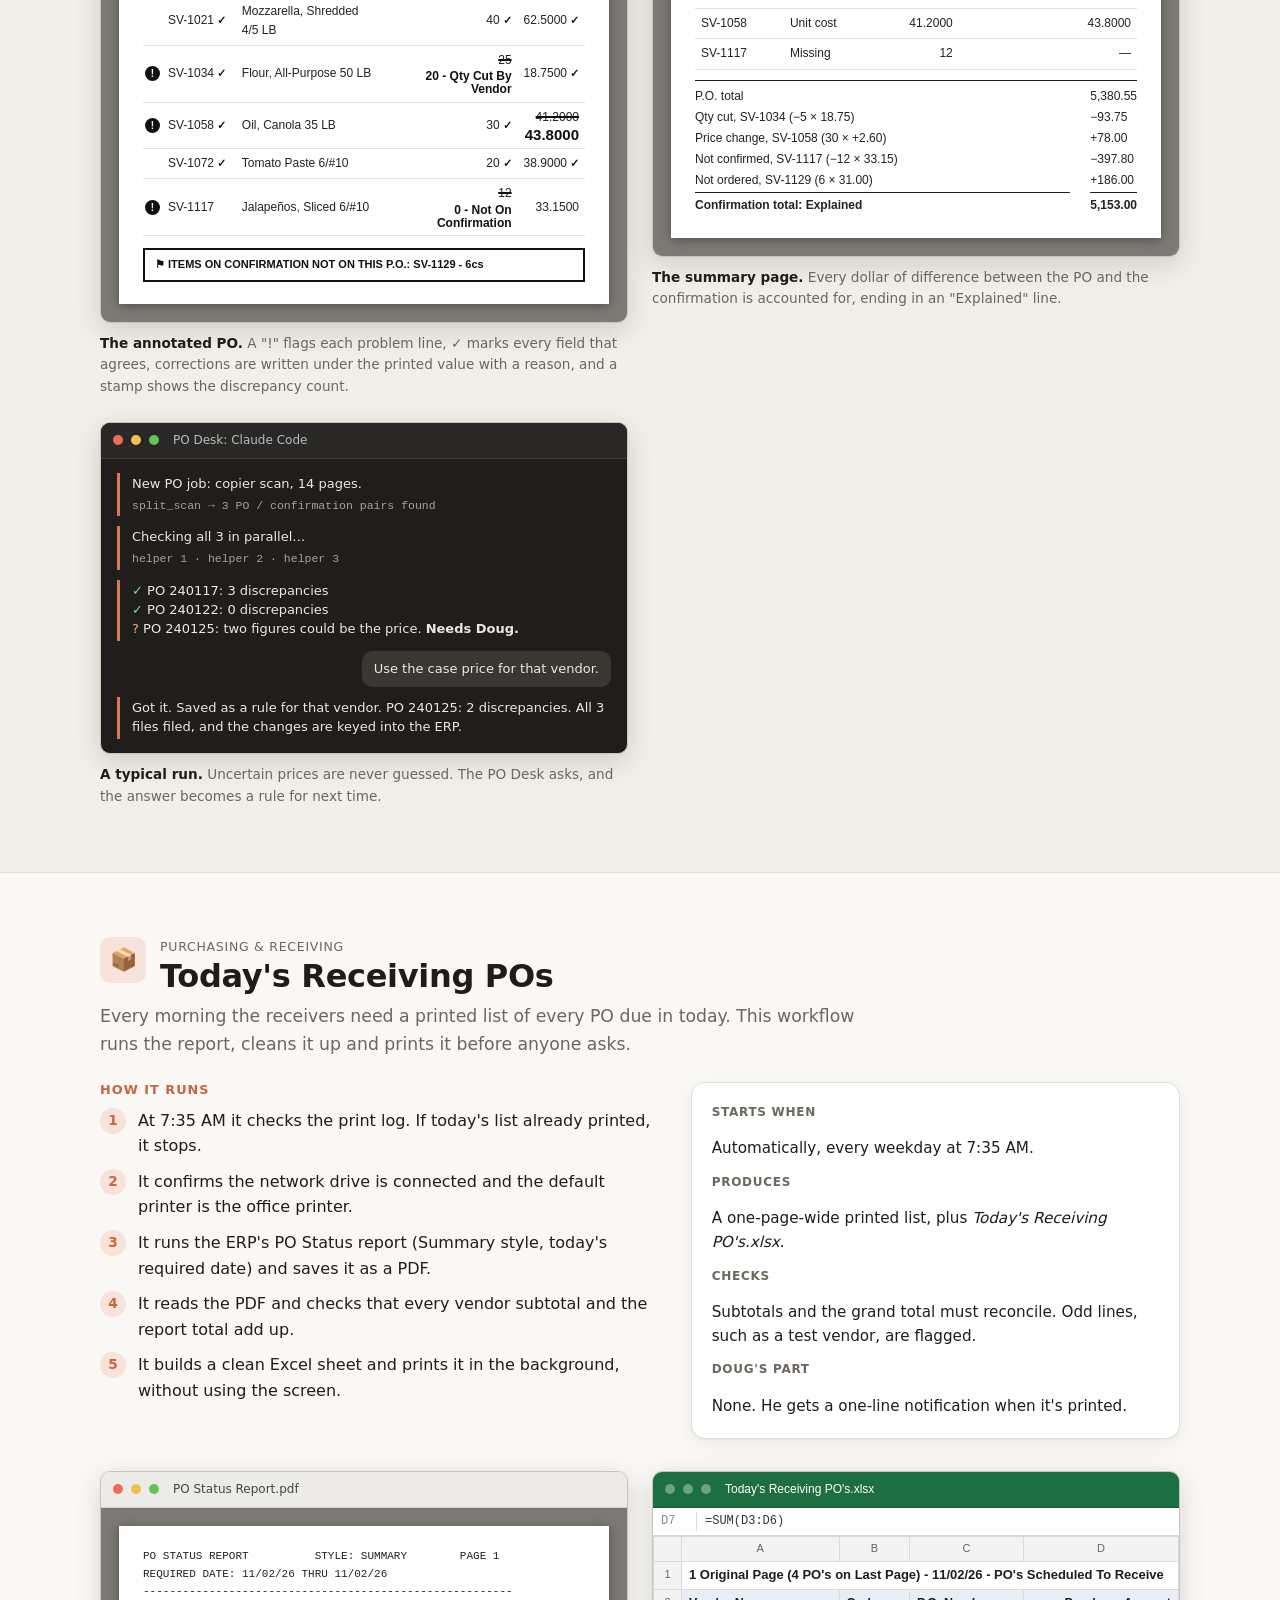
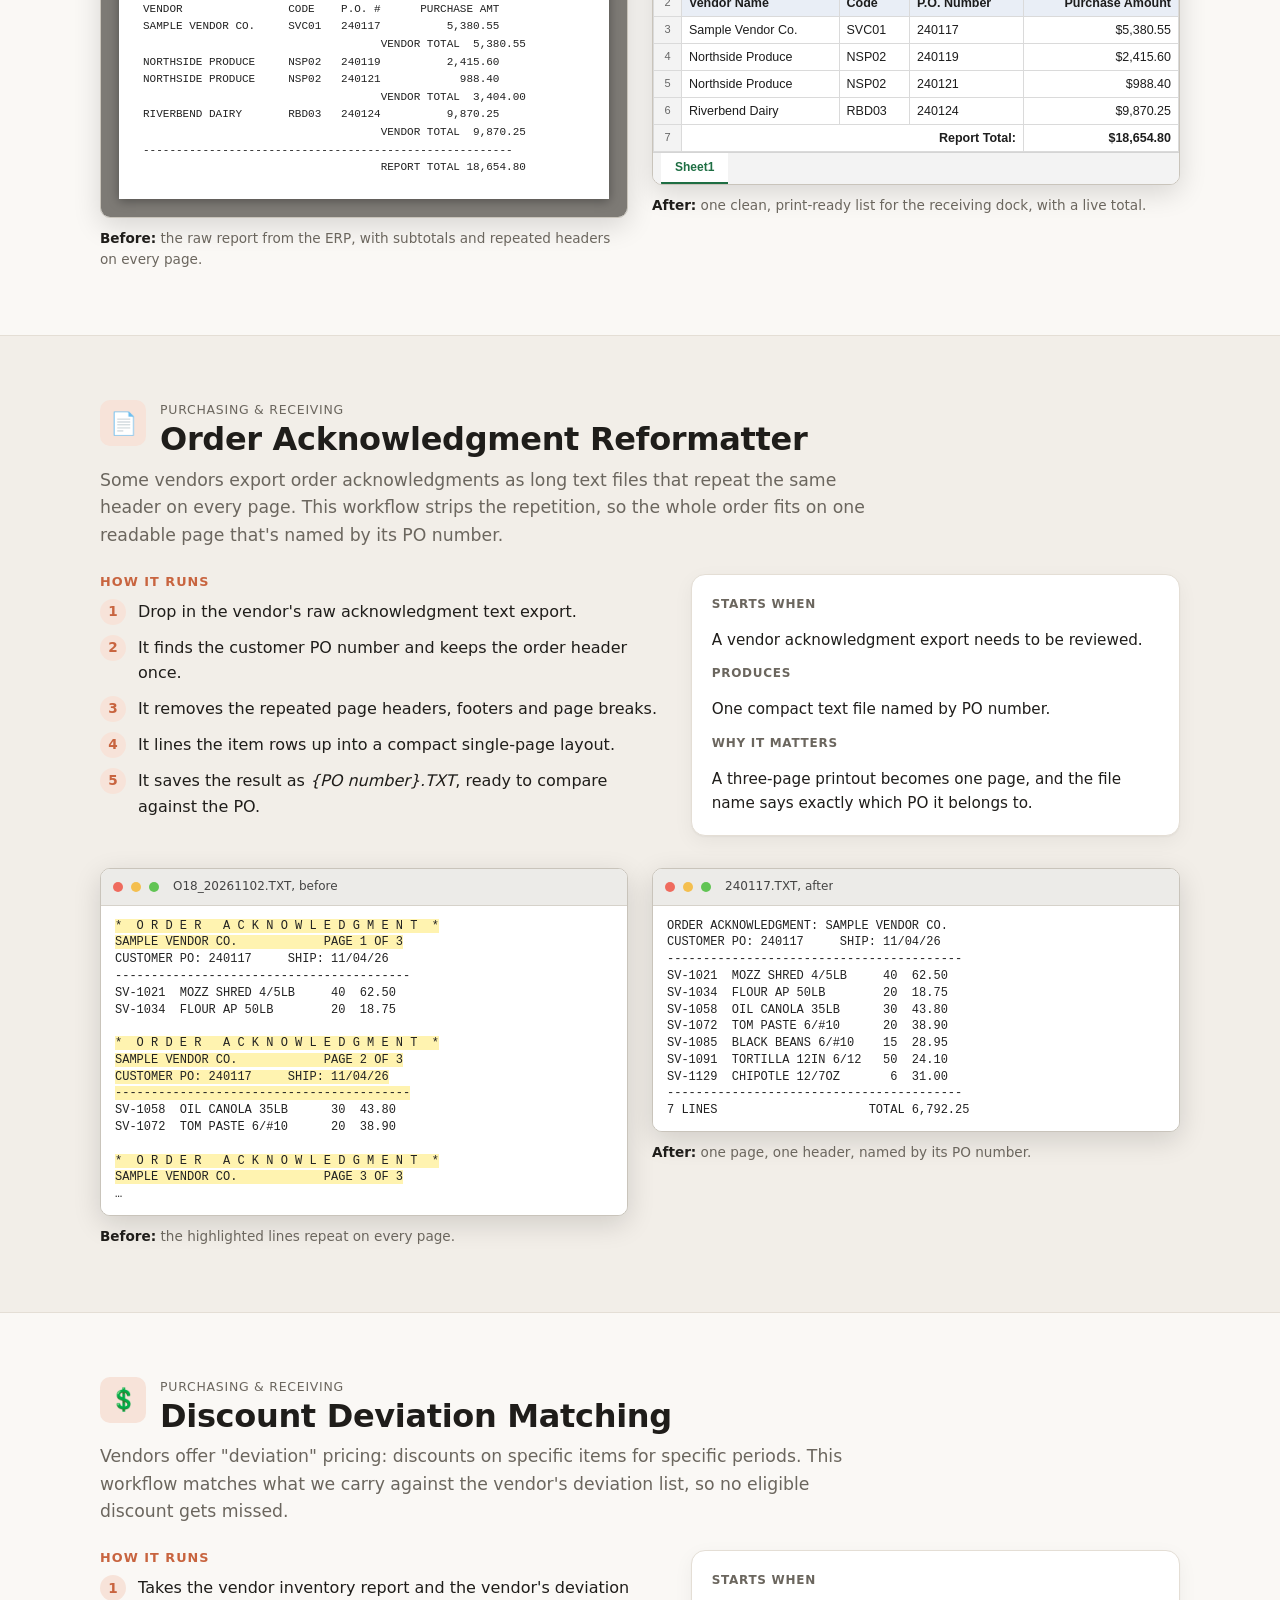
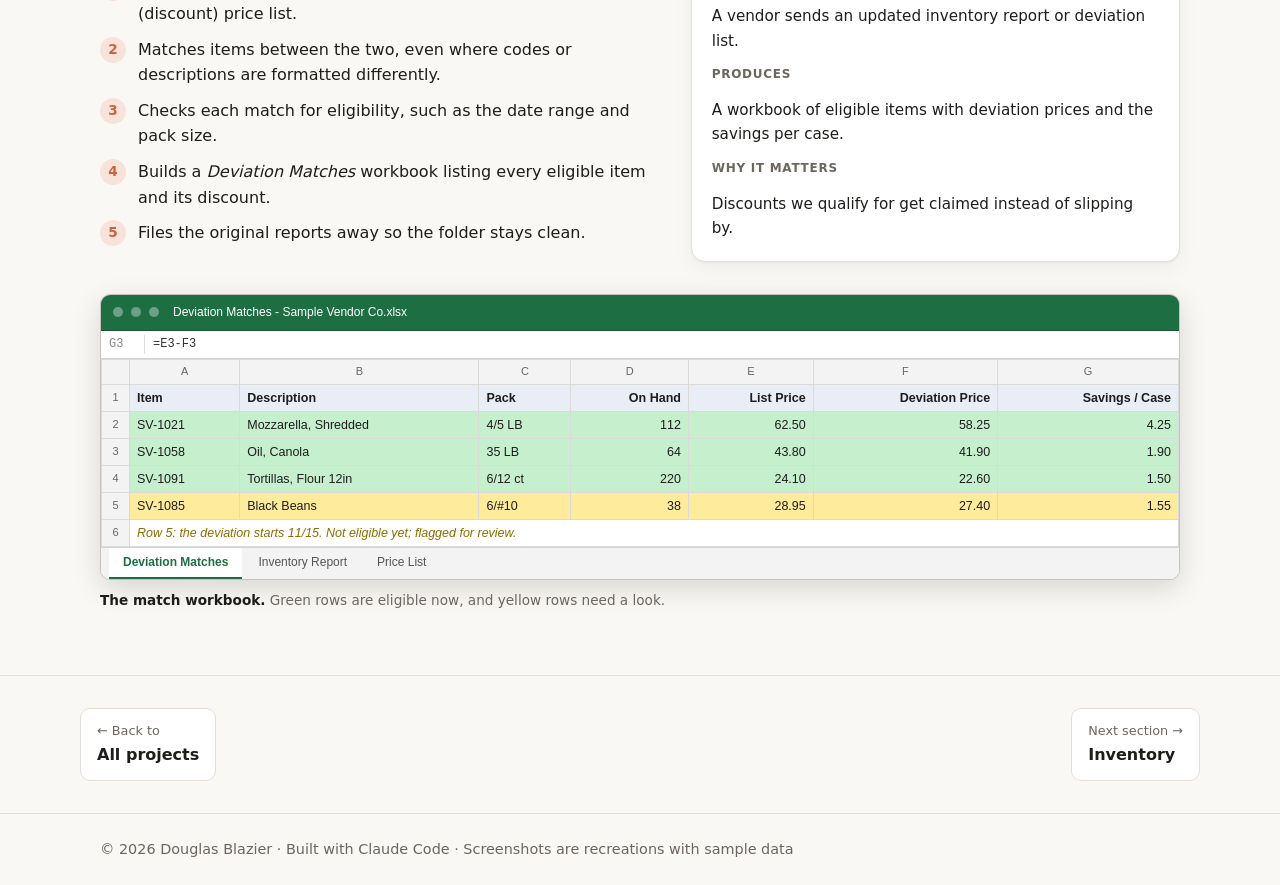
<file: purchasing.html>
<!doctype html>
<html lang="en">
<head>
  <meta charset="utf-8">
  <meta name="viewport" content="width=device-width, initial-scale=1">
  <title>Purchasing &amp; Receiving · Douglas Blazier</title>
  <meta name="description" content="Examples of the purchasing and receiving workflows Douglas Blazier automated with Claude Code.">
  <link rel="icon" href="data:image/svg+xml,<svg xmlns='http://www.w3.org/2000/svg' viewBox='0 0 32 32'><rect width='32' height='32' rx='8' fill='%23c8643f'/><path d='M9 17l5 5 9-11' stroke='white' stroke-width='3.5' fill='none' stroke-linecap='round' stroke-linejoin='round'/></svg>">
  <link rel="stylesheet" href="style.css?v=20261106b">
</head>
<body>
  <header class="topbar">
    <div class="wrap topbar-inner">
      <nav class="nav" aria-label="Sections">
        <a href="index.html"><svg class="nav-ico" viewBox="0 0 24 24" aria-hidden="true"><path d="M3 10.5 12 3l9 7.5"/><path d="M5.5 9v11h4.5v-6h4v6h4.5V9"/></svg>Home</a>
        <a href="projects.html">Projects</a>
        <a href="buyers-corner.html">Buyer's Corner</a>
        <a href="purchasing.html" aria-current="page">Examples</a>
        <a href="how-it-works.html">How it works</a>
        <a href="safety.html">Safety Checks</a>
      </nav>
    </div>
    <nav class="subnav" aria-label="Examples">
      <div class="wrap subnav-inner">
        <span class="subnav-label">Examples:</span>
        <a href="purchasing.html" aria-current="page">Purchasing<span class="sm-hide"> &amp; Receiving</span></a>
        <a href="inventory.html">Inventory</a>
        <a href="reporting.html">Reporting</a>
        <a href="daily-operations.html">Daily <span class="sm-hide">Operations</span><span class="sm-only">Ops</span></a>
      </div>
    </nav>
  </header>

  <main>
    <section class="page-hero">
      <div class="wrap">
        <div class="crumbs"><a href="index.html">Home</a> / <a href="projects.html">What I've built</a> / Purchasing &amp; Receiving</div>
        <h1><span class="card-icon" aria-hidden="true">🧾</span>Purchasing &amp; Receiving</h1>
        <p class="lead">Checking vendor paperwork against our purchase orders, getting the receiving dock its daily list, and finding discount pricing we're owed. These workflows read scans, PDFs and text exports, then produce documents that are ready to file or print.</p>
        <p class="note">Every screenshot on this page is a recreation using made-up sample data. Vendors, items, POs and prices are invented.</p>
        <div class="jump">
          <a class="chip" href="#po-discrepancy-check">PO Discrepancy Check</a>
          <a class="chip" href="#todays-receiving-pos">Today's Receiving POs</a>
          <a class="chip" href="#order-acknowledgment-reformatter">Acknowledgment Reformatter</a>
          <a class="chip" href="#discount-deviation-matching">Deviation Matching</a>
        </div>
      </div>
    </section>

    <!-- PO Discrepancy Check -->
    <section class="skill" id="po-discrepancy-check">
      <div class="wrap">
        <div class="skill-head">
          <span class="card-icon" aria-hidden="true">🧾</span>
          <div><div class="card-area">Purchasing &amp; receiving</div><h2>PO Discrepancy Check</h2></div>
        </div>
        <p class="skill-lead">Vendors send order confirmations that don't always match what we ordered: a price creeps up, a quantity gets cut, or an item disappears. This workflow checks every line and marks each difference right on the PO, the way a buyer would by hand.</p>
        <div class="skill-body">
          <div>
            <h3>How it runs</h3>
            <ol class="skill-steps">
              <li>A copier scan arrives by email holding one or more POs and their vendor confirmations, with pages in any order.</li>
              <li>A script sorts the pages and pairs each PO with its confirmation. A quick contact sheet double-checks the pairing.</li>
              <li>One helper agent per PO checks the pairs in parallel, so a ten-PO scan takes about as long as a single PO.</li>
              <li>The math is checked on both documents: quantity × unit cost = extended, the lines add up to the printed total, and catch weight matches the pack size.</li>
              <li>Every difference is marked on the PO pages, and a summary page explaining the dollar difference is added.</li>
              <li>The vendor-confirmed prices and quantities are then keyed into the ERP's Change Purchase Order screen, so the PO is correct before the truck arrives.</li>
            </ol>
          </div>
          <aside class="facts">
            <dl>
              <dt>Starts when</dt><dd>A scan with a vendor confirmation lands in the inbox. The Email Watcher queues it automatically.</dd>
              <dt>Produces</dt><dd>One PDF per PO, in this order: annotated PO pages → vendor confirmation pages → summary page. Filed by vendor and date.</dd>
              <dt>Counts as a discrepancy</dt><dd>Any price or quantity difference, a line on only one document, a different pack size, or a price confirmed at $0.00.</dd>
              <dt>Doesn't count</dt><dd>Catch-weight overage, per-lb vs. per-case pricing that ties to the cent, and rounding in the last printed digit.</dd>
              <dt>Doug's part</dt><dd>Reviews the finished files. When it isn't sure which number is the price, it asks him instead of guessing, then remembers his answer for that vendor.</dd>
            </dl>
          </aside>
        </div>

        <div class="shots">
          <figure class="shot">
            <div class="win">
              <div class="win-bar"><i></i><i></i><i></i><span>Sample Vendor Co. - PO 240117.pdf, page 1</span></div>
              <div class="win-body pdf">
                <div class="paper">
                  <div class="bigstamp">3 Discrepancies<small>On This PO</small></div>
                  <h4>PURCHASE ORDER</h4>
                  <div class="sub"><span>PO 240117 · Sample Vendor Co.</span><span>Req. 11/04/26</span></div>
                  <table class="po-mark">
                    <thead><tr><th></th><th>Vendor Item</th><th>Description</th><th class="num">Qty</th><th class="num">Unit Cost</th></tr></thead>
                    <tbody>
                      <tr><td class="m"></td><td>SV-1021<span class="tick">✓</span></td><td>Mozzarella, Shredded 4/5 LB</td><td class="num">40<span class="tick">✓</span></td><td class="num">62.5000<span class="tick">✓</span></td></tr>
                      <tr><td class="m"><span class="flag-dot">!</span></td><td>SV-1034<span class="tick">✓</span></td><td>Flour, All-Purpose 50 LB</td><td class="num"><span class="struck">25</span><span class="fix sm">20 - Qty Cut By Vendor</span></td><td class="num">18.7500<span class="tick">✓</span></td></tr>
                      <tr><td class="m"><span class="flag-dot">!</span></td><td>SV-1058<span class="tick">✓</span></td><td>Oil, Canola 35 LB</td><td class="num">30<span class="tick">✓</span></td><td class="num"><span class="struck">41.2000</span><span class="fix">43.8000</span></td></tr>
                      <tr><td class="m"></td><td>SV-1072<span class="tick">✓</span></td><td>Tomato Paste 6/#10</td><td class="num">20<span class="tick">✓</span></td><td class="num">38.9000<span class="tick">✓</span></td></tr>
                      <tr><td class="m"><span class="flag-dot">!</span></td><td>SV-1117</td><td>Jalapeños, Sliced 6/#10</td><td class="num"><span class="struck">12</span><span class="fix sm">0 - Not On Confirmation</span></td><td class="num">33.1500</td></tr>
                    </tbody>
                  </table>
                  <div class="extra">⚑ ITEMS ON CONFIRMATION NOT ON THIS P.O.: SV-1129 - 6cs</div>
                </div>
              </div>
            </div>
            <figcaption><b>The annotated PO.</b> A "!" flags each problem line, ✓ marks every field that agrees, corrections are written under the printed value with a reason, and a stamp shows the discrepancy count.</figcaption>
          </figure>

          <figure class="shot">
            <div class="win">
              <div class="win-bar"><i></i><i></i><i></i><span>Sample Vendor Co. - PO 240117.pdf, last page</span></div>
              <div class="win-body pdf">
                <div class="paper">
                  <h4>DISCREPANCY SUMMARY: 3 DISCREPANCIES</h4>
                  <div class="sub"><span>Vendor: Sample Vendor Co. · Confirmation SO-88213</span><span>5 PO lines</span></div>
                  <table>
                    <thead><tr><th>Item</th><th>Issue</th><th class="num">ON P.O.</th><th class="num">ON CONFIRMATION</th></tr></thead>
                    <tbody>
                      <tr><td>SV-1034</td><td>Quantity</td><td class="num">25</td><td class="num">20</td></tr>
                      <tr><td>SV-1058</td><td>Unit cost</td><td class="num">41.2000</td><td class="num">43.8000</td></tr>
                      <tr><td>SV-1117</td><td>Missing</td><td class="num">12</td><td class="num">—</td></tr>
                    </tbody>
                  </table>
                  <div class="recon">
                    <span>P.O. total</span><span>5,380.55</span>
                    <span>Qty cut, SV-1034 (−5 × 18.75)</span><span>−93.75</span>
                    <span>Price change, SV-1058 (30 × +2.60)</span><span>+78.00</span>
                    <span>Not confirmed, SV-1117 (−12 × 33.15)</span><span>−397.80</span>
                    <span>Not ordered, SV-1129 (6 × 31.00)</span><span>+186.00</span>
                    <span class="last">Confirmation total: Explained</span><span class="last">5,153.00</span>
                  </div>
                </div>
              </div>
            </div>
            <figcaption><b>The summary page.</b> Every dollar of difference between the PO and the confirmation is accounted for, ending in an "Explained" line.</figcaption>
          </figure>

          <figure class="shot">
            <div class="win chat">
              <div class="win-bar"><i></i><i></i><i></i><span>PO Desk: Claude Code</span></div>
              <div class="chat-body">
                <div class="msg bot">New PO job: copier scan, 14 pages.<span class="tool">split_scan → 3 PO / confirmation pairs found</span></div>
                <div class="msg bot">Checking all 3 in parallel…<span class="tool">helper 1 · helper 2 · helper 3</span></div>
                <div class="msg bot"><span class="ok">✓</span> PO 240117: 3 discrepancies<br><span class="ok">✓</span> PO 240122: 0 discrepancies<br><span class="warn">?</span> PO 240125: two figures could be the price. <b>Needs Doug.</b></div>
                <div class="msg you">Use the case price for that vendor.</div>
                <div class="msg bot">Got it. Saved as a rule for that vendor. PO 240125: 2 discrepancies. All 3 files filed, and the changes are keyed into the ERP.</div>
              </div>
            </div>
            <figcaption><b>A typical run.</b> Uncertain prices are never guessed. The PO Desk asks, and the answer becomes a rule for next time.</figcaption>
          </figure>
        </div>
      </div>
    </section>

    <!-- Today's Receiving POs -->
    <section class="skill" id="todays-receiving-pos">
      <div class="wrap">
        <div class="skill-head">
          <span class="card-icon" aria-hidden="true">📦</span>
          <div><div class="card-area">Purchasing &amp; receiving</div><h2>Today's Receiving POs</h2></div>
        </div>
        <p class="skill-lead">Every morning the receivers need a printed list of every PO due in today. This workflow runs the report, cleans it up and prints it before anyone asks.</p>
        <div class="skill-body">
          <div>
            <h3>How it runs</h3>
            <ol class="skill-steps">
              <li>At 7:35 AM it checks the print log. If today's list already printed, it stops.</li>
              <li>It confirms the network drive is connected and the default printer is the office printer.</li>
              <li>It runs the ERP's PO Status report (Summary style, today's required date) and saves it as a PDF.</li>
              <li>It reads the PDF and checks that every vendor subtotal and the report total add up.</li>
              <li>It builds a clean Excel sheet and prints it in the background, without using the screen.</li>
            </ol>
          </div>
          <aside class="facts">
            <dl>
              <dt>Starts when</dt><dd>Automatically, every weekday at 7:35 AM.</dd>
              <dt>Produces</dt><dd>A one-page-wide printed list, plus <i>Today's Receiving PO's.xlsx</i>.</dd>
              <dt>Checks</dt><dd>Subtotals and the grand total must reconcile. Odd lines, such as a test vendor, are flagged.</dd>
              <dt>Doug's part</dt><dd>None. He gets a one-line notification when it's printed.</dd>
            </dl>
          </aside>
        </div>
        <div class="shots">
          <figure class="shot">
            <div class="win">
              <div class="win-bar"><i></i><i></i><i></i><span>PO Status Report.pdf</span></div>
              <div class="win-body pdf">
                <div class="paper mono-paper">
<pre style="margin:0">PO STATUS REPORT          STYLE: SUMMARY        PAGE 1
REQUIRED DATE: 11/02/26 THRU 11/02/26
--------------------------------------------------------
VENDOR                CODE    P.O. #      PURCHASE AMT
SAMPLE VENDOR CO.     SVC01   240117          5,380.55
                                    VENDOR TOTAL  5,380.55
NORTHSIDE PRODUCE     NSP02   240119          2,415.60
NORTHSIDE PRODUCE     NSP02   240121            988.40
                                    VENDOR TOTAL  3,404.00
RIVERBEND DAIRY       RBD03   240124          9,870.25
                                    VENDOR TOTAL  9,870.25
--------------------------------------------------------
                                    REPORT TOTAL 18,654.80</pre>
                </div>
              </div>
            </div>
            <figcaption><b>Before:</b> the raw report from the ERP, with subtotals and repeated headers on every page.</figcaption>
          </figure>
          <figure class="shot">
            <div class="win xl">
              <div class="win-bar"><i></i><i></i><i></i><span>Today's Receiving PO's.xlsx</span></div>
              <div class="xl-formula"><b>D7</b>=SUM(D3:D6)</div>
              <div class="win-body">
                <table>
                  <thead><tr><th></th><th>A</th><th>B</th><th>C</th><th>D</th></tr></thead>
                  <tbody>
                    <tr><th>1</th><td colspan="4" style="font-weight:700;font-size:13px">1 Original Page (4 PO's on Last Page) - 11/02/26 - PO's Scheduled To Receive</td></tr>
                    <tr class="hdr"><th>2</th><td>Vendor Name</td><td>Code</td><td>P.O. Number</td><td class="num">Purchase Amount</td></tr>
                    <tr><th>3</th><td>Sample Vendor Co.</td><td>SVC01</td><td>240117</td><td class="num">$5,380.55</td></tr>
                    <tr><th>4</th><td>Northside Produce</td><td>NSP02</td><td>240119</td><td class="num">$2,415.60</td></tr>
                    <tr><th>5</th><td>Northside Produce</td><td>NSP02</td><td>240121</td><td class="num">$988.40</td></tr>
                    <tr><th>6</th><td>Riverbend Dairy</td><td>RBD03</td><td>240124</td><td class="num">$9,870.25</td></tr>
                    <tr><th>7</th><td colspan="3" style="font-weight:700;text-align:right">Report Total:</td><td class="num" style="font-weight:700">$18,654.80</td></tr>
                  </tbody>
                </table>
              </div>
              <div class="xl-tabs"><span class="on">Sheet1</span></div>
            </div>
            <figcaption><b>After:</b> one clean, print-ready list for the receiving dock, with a live total.</figcaption>
          </figure>
        </div>
      </div>
    </section>

    <!-- Order Acknowledgment Reformatter -->
    <section class="skill" id="order-acknowledgment-reformatter">
      <div class="wrap">
        <div class="skill-head">
          <span class="card-icon" aria-hidden="true">📄</span>
          <div><div class="card-area">Purchasing &amp; receiving</div><h2>Order Acknowledgment Reformatter</h2></div>
        </div>
        <p class="skill-lead">Some vendors export order acknowledgments as long text files that repeat the same header on every page. This workflow strips the repetition, so the whole order fits on one readable page that's named by its PO number.</p>
        <div class="skill-body">
          <div>
            <h3>How it runs</h3>
            <ol class="skill-steps">
              <li>Drop in the vendor's raw acknowledgment text export.</li>
              <li>It finds the customer PO number and keeps the order header once.</li>
              <li>It removes the repeated page headers, footers and page breaks.</li>
              <li>It lines the item rows up into a compact single-page layout.</li>
              <li>It saves the result as <i>{PO number}.TXT</i>, ready to compare against the PO.</li>
            </ol>
          </div>
          <aside class="facts">
            <dl>
              <dt>Starts when</dt><dd>A vendor acknowledgment export needs to be reviewed.</dd>
              <dt>Produces</dt><dd>One compact text file named by PO number.</dd>
              <dt>Why it matters</dt><dd>A three-page printout becomes one page, and the file name says exactly which PO it belongs to.</dd>
            </dl>
          </aside>
        </div>
        <div class="shots">
          <figure class="shot">
            <div class="win">
              <div class="win-bar"><i></i><i></i><i></i><span>O18_20261102.TXT, before</span></div>
<div class="txt"><span class="hl">*  O R D E R   A C K N O W L E D G M E N T  *</span>
<span class="hl">SAMPLE VENDOR CO.            PAGE 1 OF 3</span>
CUSTOMER PO: 240117     SHIP: 11/04/26
-----------------------------------------
SV-1021  MOZZ SHRED 4/5LB     40  62.50
SV-1034  FLOUR AP 50LB        20  18.75

<span class="hl">*  O R D E R   A C K N O W L E D G M E N T  *</span>
<span class="hl">SAMPLE VENDOR CO.            PAGE 2 OF 3</span>
<span class="hl">CUSTOMER PO: 240117     SHIP: 11/04/26</span>
<span class="hl">-----------------------------------------</span>
SV-1058  OIL CANOLA 35LB      30  43.80
SV-1072  TOM PASTE 6/#10      20  38.90

<span class="hl">*  O R D E R   A C K N O W L E D G M E N T  *</span>
<span class="hl">SAMPLE VENDOR CO.            PAGE 3 OF 3</span>
…</div>
            </div>
            <figcaption><b>Before:</b> the highlighted lines repeat on every page.</figcaption>
          </figure>
          <figure class="shot">
            <div class="win">
              <div class="win-bar"><i></i><i></i><i></i><span>240117.TXT, after</span></div>
<div class="txt">ORDER ACKNOWLEDGMENT: SAMPLE VENDOR CO.
CUSTOMER PO: 240117     SHIP: 11/04/26
-----------------------------------------
SV-1021  MOZZ SHRED 4/5LB     40  62.50
SV-1034  FLOUR AP 50LB        20  18.75
SV-1058  OIL CANOLA 35LB      30  43.80
SV-1072  TOM PASTE 6/#10      20  38.90
SV-1085  BLACK BEANS 6/#10    15  28.95
SV-1091  TORTILLA 12IN 6/12   50  24.10
SV-1129  CHIPOTLE 12/7OZ       6  31.00
-----------------------------------------
7 LINES                     TOTAL 6,792.25</div>
            </div>
            <figcaption><b>After:</b> one page, one header, named by its PO number.</figcaption>
          </figure>
        </div>
      </div>
    </section>

    <!-- Discount Deviation Matching -->
    <section class="skill" id="discount-deviation-matching">
      <div class="wrap">
        <div class="skill-head">
          <span class="card-icon" aria-hidden="true">💲</span>
          <div><div class="card-area">Purchasing &amp; receiving</div><h2>Discount Deviation Matching</h2></div>
        </div>
        <p class="skill-lead">Vendors offer "deviation" pricing: discounts on specific items for specific periods. This workflow matches what we carry against the vendor's deviation list, so no eligible discount gets missed.</p>
        <div class="skill-body">
          <div>
            <h3>How it runs</h3>
            <ol class="skill-steps">
              <li>Takes the vendor inventory report and the vendor's deviation (discount) price list.</li>
              <li>Matches items between the two, even where codes or descriptions are formatted differently.</li>
              <li>Checks each match for eligibility, such as the date range and pack size.</li>
              <li>Builds a <i>Deviation Matches</i> workbook listing every eligible item and its discount.</li>
              <li>Files the original reports away so the folder stays clean.</li>
            </ol>
          </div>
          <aside class="facts">
            <dl>
              <dt>Starts when</dt><dd>A vendor sends an updated inventory report or deviation list.</dd>
              <dt>Produces</dt><dd>A workbook of eligible items with deviation prices and the savings per case.</dd>
              <dt>Why it matters</dt><dd>Discounts we qualify for get claimed instead of slipping by.</dd>
            </dl>
          </aside>
        </div>
        <div class="shots one">
          <figure class="shot">
            <div class="win xl">
              <div class="win-bar"><i></i><i></i><i></i><span>Deviation Matches - Sample Vendor Co.xlsx</span></div>
              <div class="xl-formula"><b>G3</b>=E3-F3</div>
              <div class="win-body">
                <table>
                  <thead><tr><th></th><th>A</th><th>B</th><th>C</th><th>D</th><th>E</th><th>F</th><th>G</th></tr></thead>
                  <tbody>
                    <tr class="hdr"><th>1</th><td>Item</td><td>Description</td><td>Pack</td><td class="num">On Hand</td><td class="num">List Price</td><td class="num">Deviation Price</td><td class="num">Savings / Case</td></tr>
                    <tr class="f-green"><th>2</th><td>SV-1021</td><td>Mozzarella, Shredded</td><td>4/5 LB</td><td class="num">112</td><td class="num">62.50</td><td class="num">58.25</td><td class="num">4.25</td></tr>
                    <tr class="f-green"><th>3</th><td>SV-1058</td><td>Oil, Canola</td><td>35 LB</td><td class="num">64</td><td class="num">43.80</td><td class="num">41.90</td><td class="num">1.90</td></tr>
                    <tr class="f-green"><th>4</th><td>SV-1091</td><td>Tortillas, Flour 12in</td><td>6/12 ct</td><td class="num">220</td><td class="num">24.10</td><td class="num">22.60</td><td class="num">1.50</td></tr>
                    <tr class="f-yellow"><th>5</th><td>SV-1085</td><td>Black Beans</td><td>6/#10</td><td class="num">38</td><td class="num">28.95</td><td class="num">27.40</td><td class="num">1.55</td></tr>
                    <tr><th>6</th><td colspan="7" style="color:#8a6d00;font-style:italic">Row 5: the deviation starts 11/15. Not eligible yet; flagged for review.</td></tr>
                  </tbody>
                </table>
              </div>
              <div class="xl-tabs"><span class="on">Deviation Matches</span><span>Inventory Report</span><span>Price List</span></div>
            </div>
            <figcaption><b>The match workbook.</b> Green rows are eligible now, and yellow rows need a look.</figcaption>
          </figure>
        </div>
      </div>
    </section>

    <div class="wrap pager">
      <a href="projects.html"><small>← Back to</small>All projects</a>
      <a href="inventory.html"><small>Next section →</small>Inventory</a>
    </div>
  </main>

  <footer class="footer">
    <div class="wrap"><p>© 2026 Douglas Blazier · Built with Claude Code · Screenshots are recreations with sample data</p></div>
  </footer>
  <script src="fit.js?v=20261106b"></script>
</body>
</html>
</file>
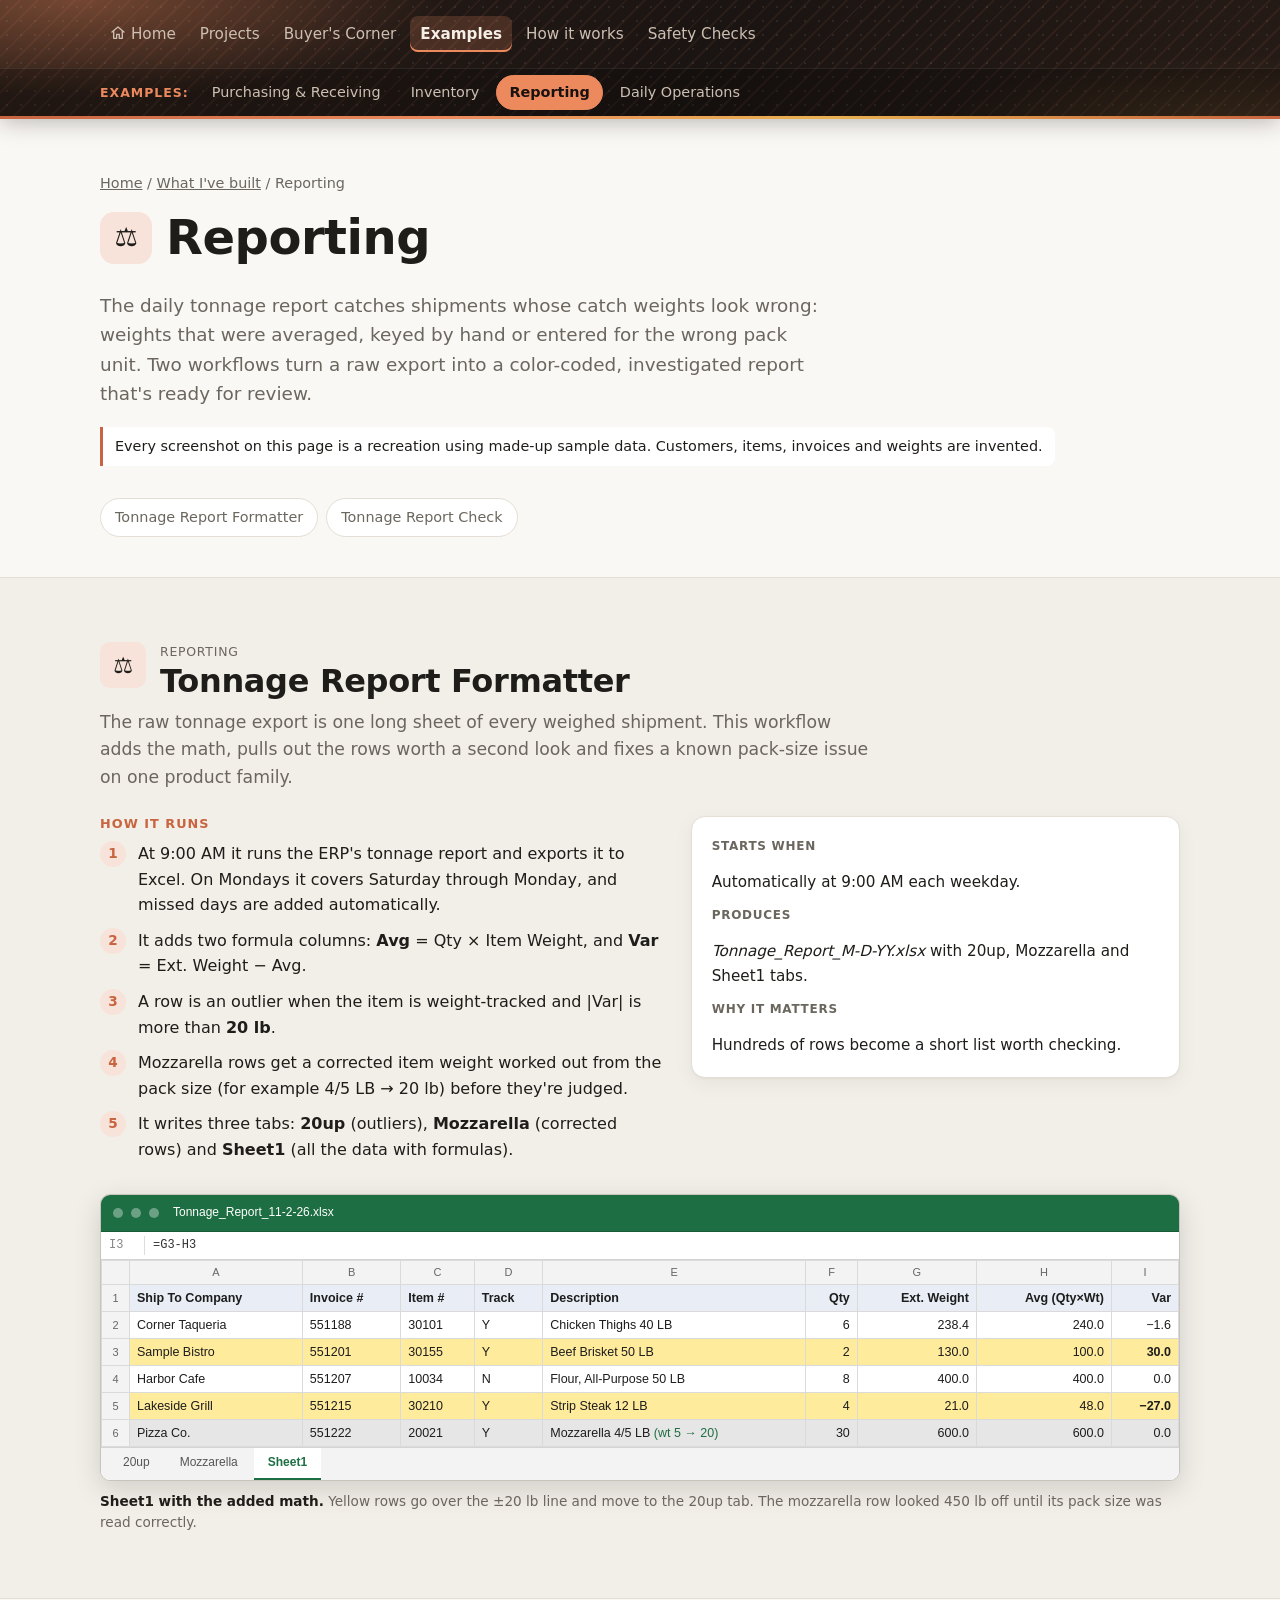
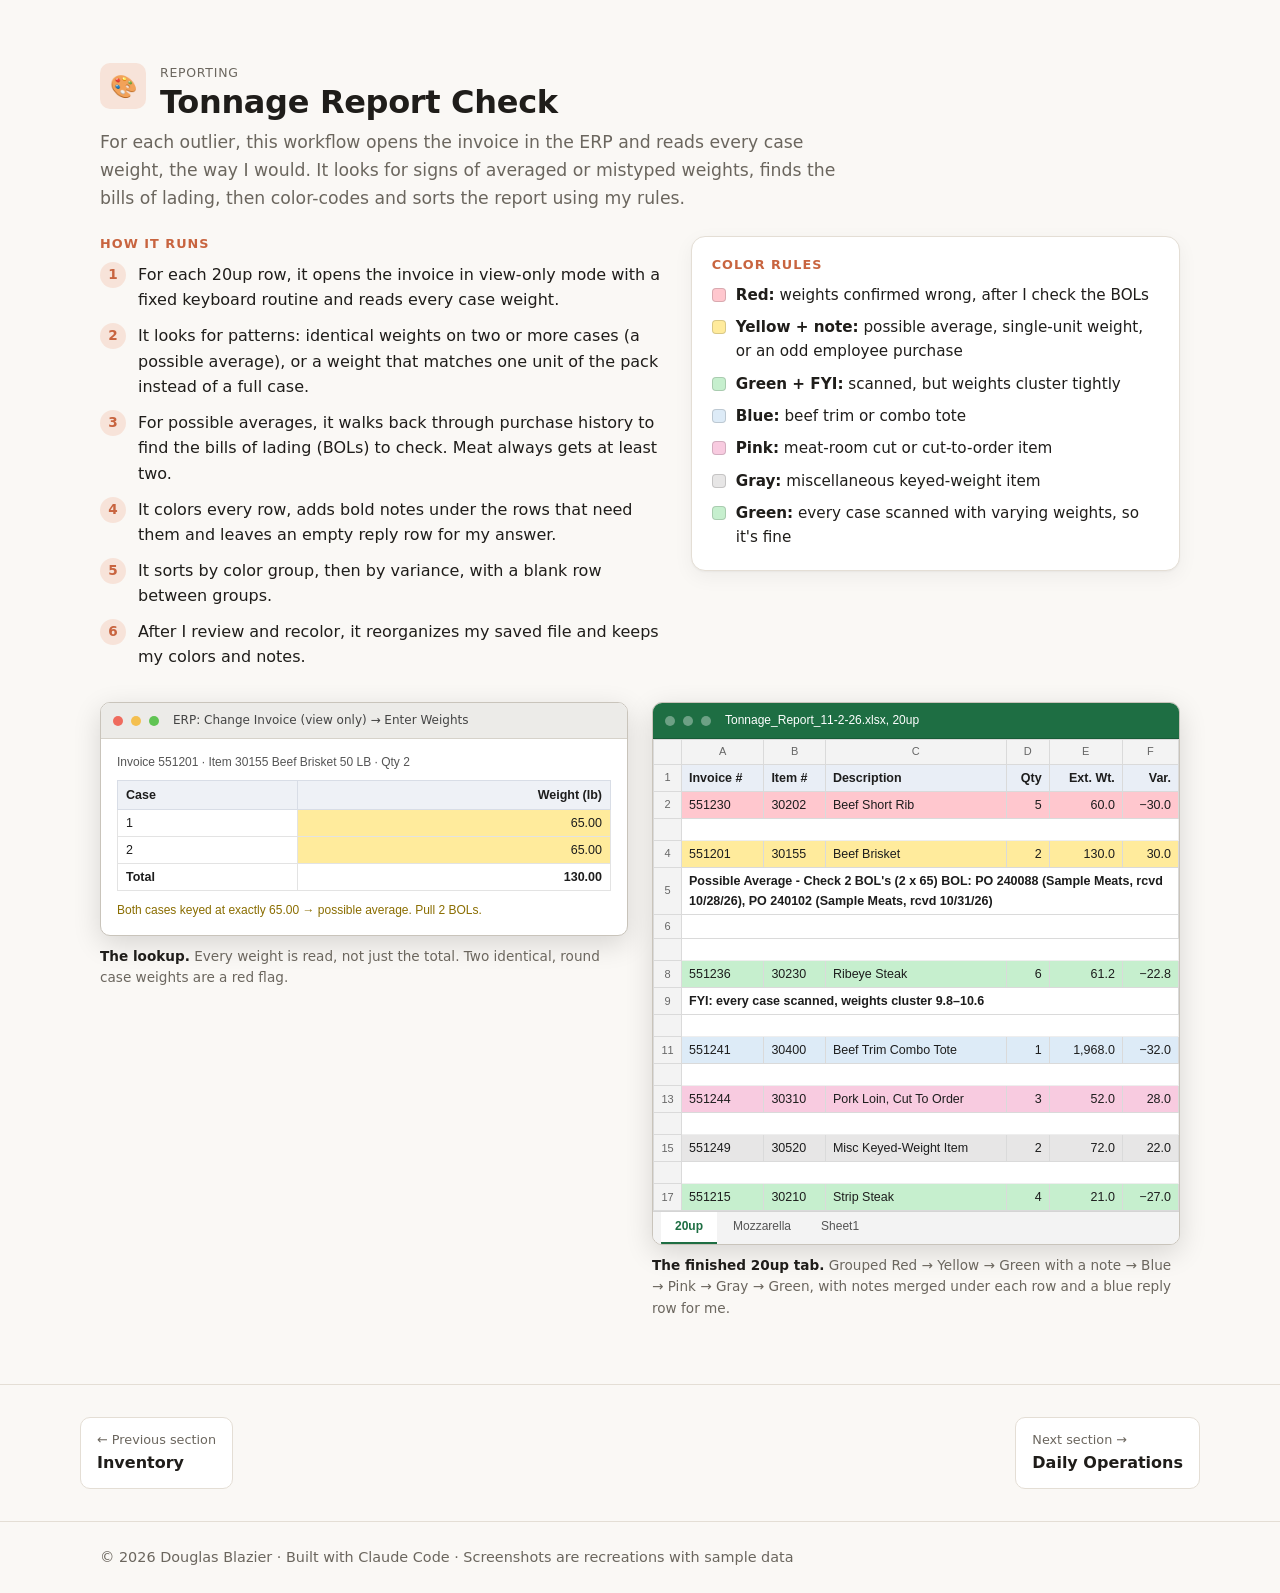
<file: reporting.html>
<!doctype html>
<html lang="en">
<head>
  <meta charset="utf-8">
  <meta name="viewport" content="width=device-width, initial-scale=1">
  <title>Reporting · Douglas Blazier</title>
  <meta name="description" content="Examples of the reporting workflows Douglas Blazier automated with Claude Code.">
  <link rel="icon" href="data:image/svg+xml,<svg xmlns='http://www.w3.org/2000/svg' viewBox='0 0 32 32'><rect width='32' height='32' rx='8' fill='%23c8643f'/><path d='M9 17l5 5 9-11' stroke='white' stroke-width='3.5' fill='none' stroke-linecap='round' stroke-linejoin='round'/></svg>">
  <link rel="stylesheet" href="style.css?v=20261106b">
  <style>.xl .f-pink { background: #f8cbe0; } .xl .xnote td { font-weight: 700; white-space: normal; } .xl .reply td { color: #1f4fd1; height: 18px; } .xl .gap td { height: 10px; padding: 0; border-color: #eee; }</style>
</head>
<body>
  <header class="topbar">
    <div class="wrap topbar-inner">
      <nav class="nav" aria-label="Sections">
        <a href="index.html"><svg class="nav-ico" viewBox="0 0 24 24" aria-hidden="true"><path d="M3 10.5 12 3l9 7.5"/><path d="M5.5 9v11h4.5v-6h4v6h4.5V9"/></svg>Home</a>
        <a href="projects.html">Projects</a>
        <a href="buyers-corner.html">Buyer's Corner</a>
        <a href="purchasing.html" aria-current="page">Examples</a>
        <a href="how-it-works.html">How it works</a>
        <a href="safety.html">Safety Checks</a>
      </nav>
    </div>
    <nav class="subnav" aria-label="Examples">
      <div class="wrap subnav-inner">
        <span class="subnav-label">Examples:</span>
        <a href="purchasing.html">Purchasing<span class="sm-hide"> &amp; Receiving</span></a>
        <a href="inventory.html">Inventory</a>
        <a href="reporting.html" aria-current="page">Reporting</a>
        <a href="daily-operations.html">Daily <span class="sm-hide">Operations</span><span class="sm-only">Ops</span></a>
      </div>
    </nav>
  </header>

  <main>
    <section class="page-hero">
      <div class="wrap">
        <div class="crumbs"><a href="index.html">Home</a> / <a href="projects.html">What I've built</a> / Reporting</div>
        <h1><span class="card-icon" aria-hidden="true">⚖️</span>Reporting</h1>
        <p class="lead">The daily tonnage report catches shipments whose catch weights look wrong: weights that were averaged, keyed by hand or entered for the wrong pack unit. Two workflows turn a raw export into a color-coded, investigated report that's ready for review.</p>
        <p class="note">Every screenshot on this page is a recreation using made-up sample data. Customers, items, invoices and weights are invented.</p>
        <div class="jump">
          <a class="chip" href="#tonnage-report-formatter">Tonnage Report Formatter</a>
          <a class="chip" href="#tonnage-report-check">Tonnage Report Check</a>
        </div>
      </div>
    </section>

    <!-- Formatter -->
    <section class="skill" id="tonnage-report-formatter">
      <div class="wrap">
        <div class="skill-head">
          <span class="card-icon" aria-hidden="true">⚖️</span>
          <div><div class="card-area">Reporting</div><h2>Tonnage Report Formatter</h2></div>
        </div>
        <p class="skill-lead">The raw tonnage export is one long sheet of every weighed shipment. This workflow adds the math, pulls out the rows worth a second look and fixes a known pack-size issue on one product family.</p>
        <div class="skill-body">
          <div>
            <h3>How it runs</h3>
            <ol class="skill-steps">
              <li>At 9:00 AM it runs the ERP's tonnage report and exports it to Excel. On Mondays it covers Saturday through Monday, and missed days are added automatically.</li>
              <li>It adds two formula columns: <b>Avg</b> = Qty × Item Weight, and <b>Var</b> = Ext. Weight − Avg.</li>
              <li>A row is an outlier when the item is weight-tracked and |Var| is more than <b>20 lb</b>.</li>
              <li>Mozzarella rows get a corrected item weight worked out from the pack size (for example 4/5 LB → 20 lb) before they're judged.</li>
              <li>It writes three tabs: <b>20up</b> (outliers), <b>Mozzarella</b> (corrected rows) and <b>Sheet1</b> (all the data with formulas).</li>
            </ol>
          </div>
          <aside class="facts">
            <dl>
              <dt>Starts when</dt><dd>Automatically at 9:00 AM each weekday.</dd>
              <dt>Produces</dt><dd><i>Tonnage_Report_M-D-YY.xlsx</i> with 20up, Mozzarella and Sheet1 tabs.</dd>
              <dt>Why it matters</dt><dd>Hundreds of rows become a short list worth checking.</dd>
            </dl>
          </aside>
        </div>
        <div class="shots one">
          <figure class="shot">
            <div class="win xl">
              <div class="win-bar"><i></i><i></i><i></i><span>Tonnage_Report_11-2-26.xlsx</span></div>
              <div class="xl-formula"><b>I3</b>=G3-H3</div>
              <div class="win-body">
                <table>
                  <thead><tr><th></th><th>A</th><th>B</th><th>C</th><th>D</th><th>E</th><th>F</th><th>G</th><th>H</th><th>I</th></tr></thead>
                  <tbody>
                    <tr class="hdr"><th>1</th><td>Ship To Company</td><td>Invoice #</td><td>Item #</td><td>Track</td><td>Description</td><td class="num">Qty</td><td class="num">Ext. Weight</td><td class="num">Avg (Qty×Wt)</td><td class="num">Var</td></tr>
                    <tr><th>2</th><td>Corner Taqueria</td><td>551188</td><td>30101</td><td>Y</td><td>Chicken Thighs 40 LB</td><td class="num">6</td><td class="num">238.4</td><td class="num">240.0</td><td class="num">−1.6</td></tr>
                    <tr class="f-yellow"><th>3</th><td>Sample Bistro</td><td>551201</td><td>30155</td><td>Y</td><td>Beef Brisket 50 LB</td><td class="num">2</td><td class="num">130.0</td><td class="num">100.0</td><td class="num"><b>30.0</b></td></tr>
                    <tr><th>4</th><td>Harbor Cafe</td><td>551207</td><td>10034</td><td>N</td><td>Flour, All-Purpose 50 LB</td><td class="num">8</td><td class="num">400.0</td><td class="num">400.0</td><td class="num">0.0</td></tr>
                    <tr class="f-yellow"><th>5</th><td>Lakeside Grill</td><td>551215</td><td>30210</td><td>Y</td><td>Strip Steak 12 LB</td><td class="num">4</td><td class="num">21.0</td><td class="num">48.0</td><td class="num"><b>−27.0</b></td></tr>
                    <tr class="f-gray"><th>6</th><td>Pizza Co.</td><td>551222</td><td>20021</td><td>Y</td><td>Mozzarella 4/5 LB <span style="color:#1e6e43">(wt 5 → 20)</span></td><td class="num">30</td><td class="num">600.0</td><td class="num">600.0</td><td class="num">0.0</td></tr>
                  </tbody>
                </table>
              </div>
              <div class="xl-tabs"><span>20up</span><span>Mozzarella</span><span class="on">Sheet1</span></div>
            </div>
            <figcaption><b>Sheet1 with the added math.</b> Yellow rows go over the ±20 lb line and move to the 20up tab. The mozzarella row looked 450 lb off until its pack size was read correctly.</figcaption>
          </figure>
        </div>
      </div>
    </section>

    <!-- Check -->
    <section class="skill" id="tonnage-report-check">
      <div class="wrap">
        <div class="skill-head">
          <span class="card-icon" aria-hidden="true">🎨</span>
          <div><div class="card-area">Reporting</div><h2>Tonnage Report Check</h2></div>
        </div>
        <p class="skill-lead">For each outlier, this workflow opens the invoice in the ERP and reads every case weight, the way I would. It looks for signs of averaged or mistyped weights, finds the bills of lading, then color-codes and sorts the report using my rules.</p>
        <div class="skill-body">
          <div>
            <h3>How it runs</h3>
            <ol class="skill-steps">
              <li>For each 20up row, it opens the invoice in view-only mode with a fixed keyboard routine and reads every case weight.</li>
              <li>It looks for patterns: identical weights on two or more cases (a possible average), or a weight that matches one unit of the pack instead of a full case.</li>
              <li>For possible averages, it walks back through purchase history to find the bills of lading (BOLs) to check. Meat always gets at least two.</li>
              <li>It colors every row, adds bold notes under the rows that need them and leaves an empty reply row for my answer.</li>
              <li>It sorts by color group, then by variance, with a blank row between groups.</li>
              <li>After I review and recolor, it reorganizes my saved file and keeps my colors and notes.</li>
            </ol>
          </div>
          <aside class="facts">
            <h3 style="margin-top:0">Color rules</h3>
            <ul class="rules">
              <li><span class="swatch" style="background:#ffc7ce"></span><span><b>Red:</b> weights confirmed wrong, after I check the BOLs</span></li>
              <li><span class="swatch" style="background:#ffeb9c"></span><span><b>Yellow + note:</b> possible average, single-unit weight, or an odd employee purchase</span></li>
              <li><span class="swatch" style="background:#c6efce"></span><span><b>Green + FYI:</b> scanned, but weights cluster tightly</span></li>
              <li><span class="swatch" style="background:#ddebf7"></span><span><b>Blue:</b> beef trim or combo tote</span></li>
              <li><span class="swatch" style="background:#f8cbe0"></span><span><b>Pink:</b> meat-room cut or cut-to-order item</span></li>
              <li><span class="swatch" style="background:#e7e6e6"></span><span><b>Gray:</b> miscellaneous keyed-weight item</span></li>
              <li><span class="swatch" style="background:#c6efce"></span><span><b>Green:</b> every case scanned with varying weights, so it's fine</span></li>
            </ul>
          </aside>
        </div>
        <div class="shots">
          <figure class="shot">
            <div class="win">
              <div class="win-bar"><i></i><i></i><i></i><span>ERP: Change Invoice (view only) → Enter Weights</span></div>
              <div class="win-body" style="padding:14px 16px;font-family:Segoe UI, Arial, sans-serif">
                <div style="font-size:12px;color:#555;margin-bottom:8px">Invoice 551201 · Item 30155 Beef Brisket 50 LB · Qty 2</div>
                <table style="border-collapse:collapse;width:100%;font-size:12.5px">
                  <tr style="background:#eef1f6"><th style="text-align:left;padding:4px 8px;border:1px solid #d8dde6">Case</th><th style="text-align:right;padding:4px 8px;border:1px solid #d8dde6">Weight (lb)</th></tr>
                  <tr><td style="padding:3px 8px;border:1px solid #e3e3e3">1</td><td style="padding:3px 8px;border:1px solid #e3e3e3;text-align:right;background:#ffeb9c">65.00</td></tr>
                  <tr><td style="padding:3px 8px;border:1px solid #e3e3e3">2</td><td style="padding:3px 8px;border:1px solid #e3e3e3;text-align:right;background:#ffeb9c">65.00</td></tr>
                  
                  <tr style="font-weight:700"><td style="padding:3px 8px;border:1px solid #e3e3e3">Total</td><td style="padding:3px 8px;border:1px solid #e3e3e3;text-align:right">130.00</td></tr>
                </table>
                <div style="margin-top:10px;font-size:12px;color:#8a6d00">Both cases keyed at exactly 65.00 → possible average. Pull 2 BOLs.</div>
              </div>
            </div>
            <figcaption><b>The lookup.</b> Every weight is read, not just the total. Two identical, round case weights are a red flag.</figcaption>
          </figure>

          <figure class="shot">
            <div class="win xl">
              <div class="win-bar"><i></i><i></i><i></i><span>Tonnage_Report_11-2-26.xlsx, 20up</span></div>
              <div class="win-body">
                <table>
                  <thead><tr><th></th><th>A</th><th>B</th><th>C</th><th>D</th><th>E</th><th>F</th></tr></thead>
                  <tbody>
                    <tr class="hdr"><th>1</th><td>Invoice #</td><td>Item #</td><td>Description</td><td class="num">Qty</td><td class="num">Ext. Wt.</td><td class="num">Var.</td></tr>
                    <tr class="f-red"><th>2</th><td>551230</td><td>30202</td><td>Beef Short Rib</td><td class="num">5</td><td class="num">60.0</td><td class="num">−30.0</td></tr>
                    <tr class="gap"><th></th><td colspan="6"></td></tr>
                    <tr class="f-yellow"><th>4</th><td>551201</td><td>30155</td><td>Beef Brisket</td><td class="num">2</td><td class="num">130.0</td><td class="num">30.0</td></tr>
                    <tr class="xnote"><th>5</th><td colspan="6">Possible Average - Check 2 BOL's (2 x 65) BOL: PO 240088 (Sample Meats, rcvd 10/28/26), PO 240102 (Sample Meats, rcvd 10/31/26)</td></tr>
                    <tr class="reply"><th>6</th><td colspan="6"></td></tr>
                    <tr class="gap"><th></th><td colspan="6"></td></tr>
                    <tr class="f-green"><th>8</th><td>551236</td><td>30230</td><td>Ribeye Steak</td><td class="num">6</td><td class="num">61.2</td><td class="num">−22.8</td></tr>
                    <tr class="xnote"><th>9</th><td colspan="6">FYI: every case scanned, weights cluster 9.8–10.6</td></tr>
                    <tr class="gap"><th></th><td colspan="6"></td></tr>
                    <tr class="f-blue"><th>11</th><td>551241</td><td>30400</td><td>Beef Trim Combo Tote</td><td class="num">1</td><td class="num">1,968.0</td><td class="num">−32.0</td></tr>
                    <tr class="gap"><th></th><td colspan="6"></td></tr>
                    <tr class="f-pink"><th>13</th><td>551244</td><td>30310</td><td>Pork Loin, Cut To Order</td><td class="num">3</td><td class="num">52.0</td><td class="num">28.0</td></tr>
                    <tr class="gap"><th></th><td colspan="6"></td></tr>
                    <tr class="f-gray"><th>15</th><td>551249</td><td>30520</td><td>Misc Keyed-Weight Item</td><td class="num">2</td><td class="num">72.0</td><td class="num">22.0</td></tr>
                    <tr class="gap"><th></th><td colspan="6"></td></tr>
                    <tr class="f-green"><th>17</th><td>551215</td><td>30210</td><td>Strip Steak</td><td class="num">4</td><td class="num">21.0</td><td class="num">−27.0</td></tr>
                  </tbody>
                </table>
              </div>
              <div class="xl-tabs"><span class="on">20up</span><span>Mozzarella</span><span>Sheet1</span></div>
            </div>
            <figcaption><b>The finished 20up tab.</b> Grouped Red → Yellow → Green with a note → Blue → Pink → Gray → Green, with notes merged under each row and a blue reply row for me.</figcaption>
          </figure>
        </div>
      </div>
    </section>

    <div class="wrap pager">
      <a href="inventory.html"><small>← Previous section</small>Inventory</a>
      <a href="daily-operations.html"><small>Next section →</small>Daily Operations</a>
    </div>
  </main>

  <footer class="footer">
    <div class="wrap"><p>© 2026 Douglas Blazier · Built with Claude Code · Screenshots are recreations with sample data</p></div>
  </footer>
  <script src="fit.js?v=20261106b"></script>
</body>
</html>
</file>
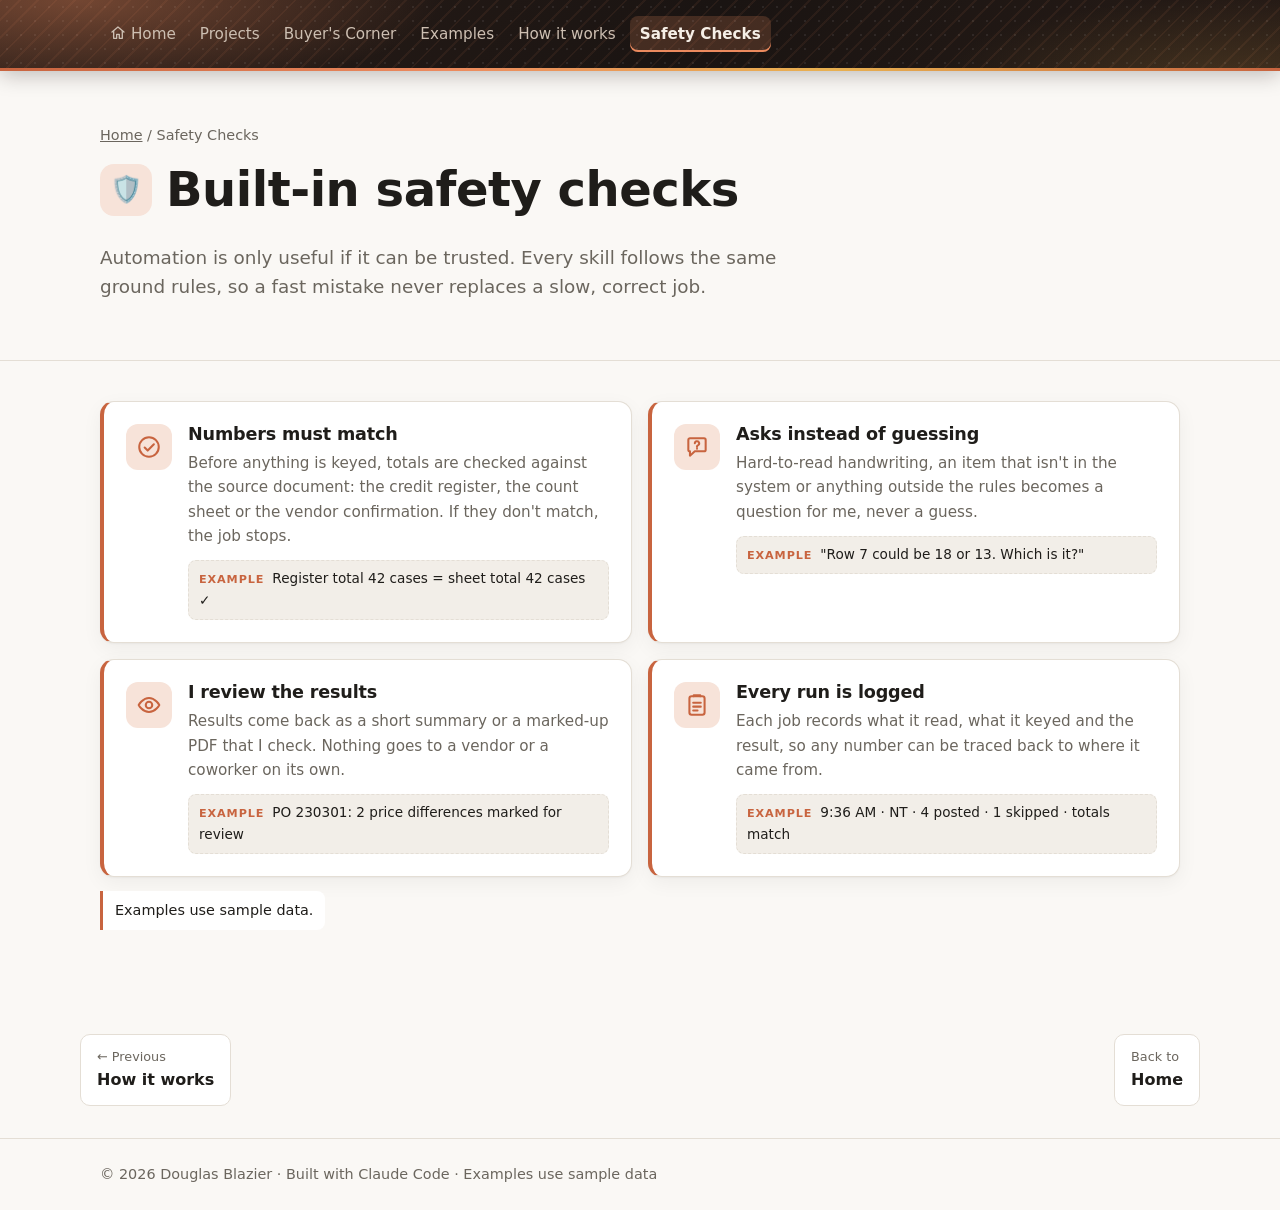
<file: safety.html>
<!doctype html>
<html lang="en">
<head>
  <meta charset="utf-8">
  <meta name="viewport" content="width=device-width, initial-scale=1">
  <title>Safety Checks · Douglas Blazier</title>
  <meta name="description" content="The ground rules every one of Douglas Blazier's Claude Code automations follows, so a fast mistake never replaces a slow, correct job.">
  <link rel="icon" href="data:image/svg+xml,<svg xmlns='http://www.w3.org/2000/svg' viewBox='0 0 32 32'><rect width='32' height='32' rx='8' fill='%23c8643f'/><path d='M9 17l5 5 9-11' stroke='white' stroke-width='3.5' fill='none' stroke-linecap='round' stroke-linejoin='round'/></svg>">
  <link rel="stylesheet" href="style.css?v=20261106b">
</head>
<body>
  <header class="topbar">
    <div class="wrap topbar-inner">
      <nav class="nav" aria-label="Sections">
        <a href="index.html"><svg class="nav-ico" viewBox="0 0 24 24" aria-hidden="true"><path d="M3 10.5 12 3l9 7.5"/><path d="M5.5 9v11h4.5v-6h4v6h4.5V9"/></svg>Home</a>
        <a href="projects.html">Projects</a>
        <a href="buyers-corner.html">Buyer's Corner</a>
        <a href="purchasing.html">Examples</a>
        <a href="how-it-works.html">How it works</a>
        <a href="safety.html" aria-current="page">Safety Checks</a>
      </nav>
    </div>
  </header>

  <main>
    <section class="page-hero">
      <div class="wrap">
        <div class="crumbs"><a href="index.html">Home</a> / Safety Checks</div>
        <h1><span class="card-icon" aria-hidden="true">🛡️</span>Built-in safety checks</h1>
        <p class="lead">Automation is only useful if it can be trusted. Every skill follows the same ground rules, so a fast mistake never replaces a slow, correct job.</p>
      </div>
    </section>

    <section class="section">
      <div class="wrap">
        <div class="safety">
          <article class="safe-card">
            <div class="safe-icon" aria-hidden="true"><svg viewBox="0 0 24 24"><circle cx="12" cy="12" r="9"/><path d="m8 12.5 2.8 2.8L16.5 9.5"/></svg></div>
            <div>
              <h3>Numbers must match</h3>
              <p>Before anything is keyed, totals are checked against the source document: the credit register, the count sheet or the vendor confirmation. If they don't match, the job stops.</p>
              <div class="safe-eg"><span>Example</span>Register total 42 cases = sheet total 42 cases ✓</div>
            </div>
          </article>
          <article class="safe-card">
            <div class="safe-icon" aria-hidden="true"><svg viewBox="0 0 24 24"><path d="M4 5.5A1.5 1.5 0 0 1 5.5 4h13A1.5 1.5 0 0 1 20 5.5v9a1.5 1.5 0 0 1-1.5 1.5H10l-4.5 4v-4h0A1.5 1.5 0 0 1 4 14.5z"/><path d="M10 8.6a2 2 0 1 1 2.8 1.9c-.5.2-.8.6-.8 1.1v.3"/><path d="M12 13.6h.01"/></svg></div>
            <div>
              <h3>Asks instead of guessing</h3>
              <p>Hard-to-read handwriting, an item that isn't in the system or anything outside the rules becomes a question for me, never a guess.</p>
              <div class="safe-eg"><span>Example</span>"Row 7 could be 18 or 13. Which is it?"</div>
            </div>
          </article>
          <article class="safe-card">
            <div class="safe-icon" aria-hidden="true"><svg viewBox="0 0 24 24"><path d="M2.5 12S6 5.5 12 5.5 21.5 12 21.5 12 18 18.5 12 18.5 2.5 12 2.5 12z"/><circle cx="12" cy="12" r="3"/></svg></div>
            <div>
              <h3>I review the results</h3>
              <p>Results come back as a short summary or a marked-up PDF that I check. Nothing goes to a vendor or a coworker on its own.</p>
              <div class="safe-eg"><span>Example</span>PO 230301: 2 price differences marked for review</div>
            </div>
          </article>
          <article class="safe-card">
            <div class="safe-icon" aria-hidden="true"><svg viewBox="0 0 24 24"><rect x="5" y="4" width="14" height="17" rx="2"/><path d="M9 4V3h6v1"/><path d="M8.5 10h7M8.5 13.5h7M8.5 17h4"/></svg></div>
            <div>
              <h3>Every run is logged</h3>
              <p>Each job records what it read, what it keyed and the result, so any number can be traced back to where it came from.</p>
              <div class="safe-eg"><span>Example</span>9:36 AM · NT · 4 posted · 1 skipped · totals match</div>
            </div>
          </article>
        </div>
        <p class="note safe-note">Examples use sample data.</p>
      </div>
    </section>

    <div class="wrap pager">
      <a href="how-it-works.html"><small>← Previous</small>How it works</a>
      <a href="index.html"><small>Back to</small>Home</a>
    </div>
  </main>

  <footer class="footer">
    <div class="wrap"><p>© 2026 Douglas Blazier · Built with Claude Code · Examples use sample data</p></div>
  </footer>
</body>
</html>
</file>
<file: style.css>
:root {
  --bg: #faf8f5;
  --bg-alt: #f2eee8;
  --surface: #ffffff;
  --text: #1f1d1a;
  --muted: #6b665e;
  --line: #e4ded5;
  --accent: #c8643f;
  --accent-ink: #ffffff;
  --accent-soft: #f7e3d9;
  --ok: #2f7d4f;
  --ok-soft: #e1f2e7;
  --warn: #a8660a;
  --warn-soft: #fbefd6;
  --bad: #b23b3b;
  --bad-soft: #f8e0e0;
  --info: #3b62a8;
  --info-soft: #e2eaf8;
  --radius: 14px;
  --shadow: 0 1px 2px rgba(0,0,0,.04), 0 6px 20px rgba(0,0,0,.05);
  color-scheme: light;
}

@media (prefers-color-scheme: dark) {
  :root {
    --bg: #171614;
    --bg-alt: #1e1c1a;
    --surface: #252320;
    --text: #f1ede7;
    --muted: #a69f95;
    --line: #36332f;
    --accent: #e0805a;
    --accent-ink: #1a1210;
    --accent-soft: #3a2820;
    --ok: #6cc28e;
    --ok-soft: #1e3326;
    --warn: #e6ac52;
    --warn-soft: #3a2e19;
    --bad: #ec7d7d;
    --bad-soft: #3d2222;
    --info: #8eaef0;
    --info-soft: #1f2a40;
    --shadow: 0 1px 2px rgba(0,0,0,.3), 0 6px 20px rgba(0,0,0,.25);
    color-scheme: dark;
  }
}

* { box-sizing: border-box; }
html { scroll-behavior: smooth; scroll-padding-top: 84px; }
body {
  margin: 0;
  background: var(--bg);
  color: var(--text);
  font: 16px/1.6 system-ui, -apple-system, "Segoe UI", Roboto, "Helvetica Neue", Arial, sans-serif;
  -webkit-font-smoothing: antialiased;
}
h1, h2, h3 { line-height: 1.2; margin: 0 0 .5em; letter-spacing: -.01em; }
p { margin: 0 0 1em; }
a { color: var(--accent); }
small { font-size: .8em; }
.wrap { max-width: 1120px; margin: 0 auto; padding: 0 20px; }
.muted { color: var(--muted); font-weight: 400; font-size: .85em; }
.sr-only { position: absolute; width: 1px; height: 1px; overflow: hidden; clip: rect(0 0 0 0); }

/* Top bar: a dark espresso band (same in light and dark mode) with a dot grid,
   faint copper pinstripes, a warm glow behind the name and a copper stripe underneath. */
.topbar {
  --bar-text: #f6efe7;
  --bar-muted: #cdbfb2;
  --bar-accent: #ec8a5e;
  --bar-hover: rgba(255, 255, 255, .09);
  position: sticky; top: 0; z-index: 10;
  color: var(--bar-text);
  background:
    radial-gradient(520px 140px at 6% 0%, rgba(236, 138, 94, .38), transparent 70%),
    radial-gradient(420px 120px at 96% 120%, rgba(232, 176, 80, .16), transparent 70%),
    radial-gradient(rgba(255, 255, 255, .075) 1px, transparent 1.5px) 0 0 / 14px 14px,
    repeating-linear-gradient(135deg, rgba(236, 138, 94, .07) 0 2px, transparent 2px 13px),
    linear-gradient(120deg, #2b1e18 0%, #1a1412 55%, #261b16 100%);
  box-shadow: 0 6px 22px rgba(20, 12, 8, .28);
}
.topbar::after {
  content: ""; position: absolute; left: 0; right: 0; bottom: -3px; height: 3px;
  background: linear-gradient(90deg, #c8643f, #ec8a5e 35%, #e8b050 65%, #c8643f);
}
.topbar-inner { display: flex; align-items: center; justify-content: space-between; height: 68px; gap: 16px; }
.brand {
  font-size: 1.55rem; font-weight: 800; letter-spacing: -.02em; line-height: 1;
  color: var(--bar-text); text-decoration: none; white-space: nowrap;
  text-shadow: 0 2px 12px rgba(0, 0, 0, .45);
}
.brand span { color: var(--bar-accent); }
.nav { display: flex; gap: 4px; overflow-x: auto; scrollbar-width: none; }
.nav::-webkit-scrollbar { display: none; }
@media (max-width: 760px) { .nav { gap: 0; } .nav a { padding: 6px 8px; font-size: .9rem; } }
@media (max-width: 900px) {
  .topbar-inner { height: auto; flex-wrap: wrap; padding-top: 12px; padding-bottom: 6px; gap: 6px; }
  .nav { width: 100%; margin: 0 -8px; }
}
@media (max-width: 600px) { .nav { flex-wrap: wrap; } .brand { font-size: 1.4rem; } }
.nav a { color: var(--bar-muted); text-decoration: none; padding: 6px 10px; border-radius: 8px; font-size: .95rem; font-weight: 500; white-space: nowrap; transition: color .15s, background .15s; }
.nav a:hover { color: var(--bar-text); background: var(--bar-hover); }
.topbar a:focus-visible { outline: 2px solid var(--bar-accent); outline-offset: 2px; }
.nav-ico { width: 1.05em; height: 1.05em; vertical-align: -0.15em; margin-right: 5px; fill: none; stroke: currentColor; stroke-width: 2; stroke-linecap: round; stroke-linejoin: round; transform-origin: 50% 100%; transition: color .15s; }
/* The house hops and turns copper when you hover Home */
.nav a:hover .nav-ico, .nav a:focus-visible .nav-ico { animation: home-hop .5s ease-out; color: var(--bar-accent); }
@keyframes home-hop {
  0%   { transform: translateY(0) scale(1, 1); }
  30%  { transform: translateY(-4px) scale(.94, 1.08); }
  55%  { transform: translateY(0) scale(1.08, .92); }
  75%  { transform: translateY(-1px) scale(.98, 1.02); }
  100% { transform: translateY(0) scale(1, 1); }
}
@media (prefers-reduced-motion: reduce) { .nav a:hover .nav-ico, .nav a:focus-visible .nav-ico { animation: none; } }

/* Buttons */
.btn {
  display: inline-flex; align-items: center; justify-content: center; gap: 8px;
  padding: 12px 20px; border-radius: 10px; border: 1px solid transparent;
  font: inherit; font-weight: 600; text-decoration: none; cursor: pointer;
  transition: transform .15s ease, background .15s ease;
}
.btn:active { transform: translateY(1px); }
.btn-primary { background: var(--accent); color: var(--accent-ink); }
.btn-primary:hover { filter: brightness(1.06); }
.btn-ghost { background: transparent; color: var(--text); border-color: var(--line); }
.btn-ghost:hover { background: var(--bg-alt); }
.btn[disabled] { opacity: .6; cursor: progress; }

/* Hero */
.hero { padding: 80px 0 64px; }
.eyebrow {
  display: inline-block; font-size: .8rem; font-weight: 700; text-transform: uppercase; letter-spacing: .08em;
  color: var(--accent); background: var(--accent-soft); padding: 4px 10px; border-radius: 999px;
}
/* Greeting above the headline, in the same font the name used in the top bar */
.hello {
  font-size: 1.9rem; font-weight: 800; letter-spacing: -.02em; line-height: 1.25; color: var(--text);
  margin: 0 0 24px; padding-bottom: 20px; border-bottom: 2px solid var(--line);
}
.hello span { color: var(--accent); }
@media (max-width: 600px) { .hello { font-size: 1.6rem; margin-bottom: 18px; padding-bottom: 16px; } }
.hero h1 { font-size: clamp(2rem, 5vw, 3.4rem); max-width: 18ch; margin-top: 12px; }
.accent { color: var(--accent); }
.lead { font-size: 1.15rem; color: var(--muted); max-width: 62ch; }
.hero-actions { display: flex; flex-wrap: wrap; gap: 12px; margin: 28px 0 48px; }
.stats { display: grid; grid-template-columns: repeat(4, 1fr); gap: 16px; margin: 0; }
.stats > div { background: var(--surface); border: 1px solid var(--line); border-radius: var(--radius); padding: 18px 20px; box-shadow: var(--shadow); }
.stats dt { font-size: 1.9rem; font-weight: 800; color: var(--text); }
.stats dd { margin: 0; color: var(--muted); font-size: .92rem; line-height: 1.4; }

/* Sections */
.section { padding: 72px 0; }
.section-alt { background: var(--bg-alt); }
.section-head { max-width: 70ch; margin-bottom: 28px; }
.section-head h2 { font-size: clamp(1.6rem, 3vw, 2.2rem); }
.section-head p { color: var(--muted); }
.note { font-size: .9rem; padding: 8px 12px; border-left: 3px solid var(--accent); background: var(--surface); border-radius: 0 8px 8px 0; display: inline-block; }

/* Project filters + cards */
.filters { display: flex; flex-wrap: wrap; gap: 8px; margin-bottom: 24px; }
.chip {
  font: inherit; font-size: .9rem; padding: 7px 14px; border-radius: 999px; cursor: pointer;
  background: var(--surface); color: var(--muted); border: 1px solid var(--line);
}
.chip:hover { color: var(--text); }
.chip.is-active { background: var(--text); color: var(--bg); border-color: var(--text); }
.grid { display: grid; grid-template-columns: repeat(auto-fill, minmax(300px, 1fr)); gap: 16px; }
.card {
  background: var(--surface); border: 1px solid var(--line); border-radius: var(--radius);
  padding: 22px; box-shadow: var(--shadow); display: flex; flex-direction: column;
  transition: transform .2s ease, box-shadow .2s ease;
  animation: fadeUp .35s ease both;
}
.card:hover { transform: translateY(-2px); }
.card-top { display: flex; align-items: center; gap: 12px; margin-bottom: 12px; }
.card-icon { width: 40px; height: 40px; border-radius: 10px; display: grid; place-items: center; font-size: 20px; background: var(--accent-soft); flex: none; }
.card h3 { font-size: 1.08rem; margin: 0; }
.card-area { font-size: .78rem; color: var(--muted); text-transform: uppercase; letter-spacing: .06em; }
.card p { color: var(--muted); font-size: .95rem; flex: 1; }
.card-flow { font-size: .85rem; color: var(--text); background: var(--bg-alt); border-radius: 8px; padding: 8px 10px; margin-bottom: 12px; }
.tags { display: flex; flex-wrap: wrap; gap: 6px; }
.tag { font-size: .75rem; padding: 3px 9px; border-radius: 999px; background: var(--info-soft); color: var(--info); font-weight: 600; white-space: nowrap; }
.tag-warm { background: var(--accent-soft); color: var(--accent); }
@keyframes fadeUp { from { opacity: 0; transform: translateY(6px); } to { opacity: 1; transform: none; } }

/* Demo */
.demo { display: grid; grid-template-columns: 1fr 1fr; gap: 16px; }
.panel { background: var(--surface); border: 1px solid var(--line); border-radius: var(--radius); box-shadow: var(--shadow); overflow: hidden; min-width: 0; }
.panel-head { display: flex; justify-content: space-between; align-items: center; gap: 8px; padding: 14px 16px; border-bottom: 1px solid var(--line); }
.panel-head h3 { font-size: 1rem; margin: 0; }
.table-scroll { overflow-x: auto; position: relative; }
.tbl { width: 100%; border-collapse: collapse; font-size: .88rem; }
.tbl th, .tbl td { padding: 9px 12px; text-align: left; border-bottom: 1px solid var(--line); white-space: nowrap; }
.tbl th { font-size: .75rem; text-transform: uppercase; letter-spacing: .05em; color: var(--muted); font-weight: 600; }
.tbl td.desc { white-space: normal; min-width: 150px; }
.tbl .num { text-align: right; font-variant-numeric: tabular-nums; }
.tbl tbody tr:last-child td { border-bottom: 0; }
.tbl input {
  width: 78px; font: inherit; text-align: right; padding: 4px 6px; border-radius: 6px;
  border: 1px solid var(--line); background: var(--bg); color: var(--text); font-variant-numeric: tabular-nums;
}
.tbl input:focus { outline: 2px solid var(--accent); outline-offset: -1px; }
.icon-btn { border: 0; background: none; color: var(--muted); cursor: pointer; font-size: 1.1rem; padding: 2px 6px; border-radius: 6px; }
.icon-btn:hover { color: var(--bad); background: var(--bad-soft); }
.tbl tr.flag-bad td { background: var(--bad-soft); }
.tbl tr.flag-warn td { background: var(--warn-soft); }
.tbl tr.flag-info td { background: var(--info-soft); }
.demo-actions { display: flex; flex-wrap: wrap; gap: 12px; margin: 20px 0; }

.results { background: var(--surface); border: 1px solid var(--line); border-radius: var(--radius); box-shadow: var(--shadow); padding: 22px; animation: fadeUp .35s ease both; }
.results h3 { margin-bottom: 4px; }
.summary-row { display: grid; grid-template-columns: repeat(4, 1fr); gap: 12px; margin: 16px 0 20px; }
.summary-row > div { border-radius: 10px; padding: 12px 14px; }
.summary-row b { display: block; font-size: 1.6rem; }
.summary-row span { font-size: .85rem; }
.s-bad { background: var(--bad-soft); color: var(--bad); }
.s-warn { background: var(--warn-soft); color: var(--warn); }
.s-info { background: var(--info-soft); color: var(--info); }
.s-ok { background: var(--ok-soft); color: var(--ok); }
.issue-list { list-style: none; padding: 0; margin: 0; display: grid; gap: 8px; }
.issue-list li { display: grid; grid-template-columns: auto 1fr auto; gap: 12px; align-items: center; padding: 10px 14px; border: 1px solid var(--line); border-radius: 10px; }
.badge { min-width: 96px; text-align: center; font-size: .72rem; font-weight: 700; padding: 3px 8px; border-radius: 6px; text-transform: uppercase; letter-spacing: .04em; white-space: nowrap; }
.issue-money { font-variant-numeric: tabular-nums; font-weight: 700; white-space: nowrap; }
.all-good { padding: 16px; border-radius: 10px; background: var(--ok-soft); color: var(--ok); font-weight: 600; }
.totals { display: flex; flex-wrap: wrap; gap: 24px; margin-top: 18px; padding-top: 16px; border-top: 1px solid var(--line); font-variant-numeric: tabular-nums; }
.totals div { color: var(--muted); font-size: .9rem; }
.totals b { display: block; color: var(--text); font-size: 1.15rem; }

.scanning { display: flex; align-items: center; gap: 12px; color: var(--muted); }
.spinner { width: 18px; height: 18px; border-radius: 50%; border: 3px solid var(--line); border-top-color: var(--accent); animation: spin .7s linear infinite; }
@keyframes spin { to { transform: rotate(360deg); } }

/* Steps */
.steps { list-style: none; padding: 0; margin: 0; display: grid; grid-template-columns: repeat(4, 1fr); gap: 16px; counter-reset: s; }
.steps li { background: var(--surface); border: 1px solid var(--line); border-radius: var(--radius); padding: 22px; box-shadow: var(--shadow); }
.step-num { display: grid; place-items: center; width: 34px; height: 34px; border-radius: 50%; background: var(--accent); color: var(--accent-ink); font-weight: 800; margin-bottom: 12px; }
.steps h3 { font-size: 1.05rem; }
.steps p { color: var(--muted); font-size: .95rem; margin: 0; }

/* Built-in safety checks */
.safety { display: grid; grid-template-columns: repeat(2, 1fr); gap: 16px; }
.safe-card {
  display: flex; gap: 16px; align-items: flex-start;
  background: var(--surface); border: 1px solid var(--line); border-left: 4px solid var(--accent);
  border-radius: var(--radius); padding: 22px; box-shadow: var(--shadow);
  transition: transform .2s, box-shadow .2s;
}
.safe-card:hover { transform: translateY(-2px); box-shadow: 0 2px 4px rgba(0,0,0,.05), 0 12px 28px rgba(0,0,0,.09); }
.safe-icon { flex: none; width: 46px; height: 46px; border-radius: 12px; display: grid; place-items: center; background: var(--accent-soft); color: var(--accent); }
.safe-icon svg { width: 26px; height: 26px; fill: none; stroke: currentColor; stroke-width: 1.9; stroke-linecap: round; stroke-linejoin: round; }
.safe-card h3 { font-size: 1.1rem; margin-bottom: .35em; }
.safe-card p { color: var(--muted); font-size: .95rem; margin: 0 0 12px; }
.safe-eg { font-size: .85rem; background: var(--bg-alt); border: 1px dashed var(--line); border-radius: 8px; padding: 7px 10px; font-variant-numeric: tabular-nums; }
.safe-eg span { display: inline-block; font-size: .7rem; font-weight: 700; letter-spacing: .08em; text-transform: uppercase; color: var(--accent); margin-right: 8px; }
.safe-note { margin: 14px 0 0; }
@media (max-width: 760px) { .safety { grid-template-columns: 1fr; } }
@media (prefers-reduced-motion: reduce) { .safe-card, .safe-card:hover { transition: none; transform: none; } }

/* CTA + footer */
.cta { text-align: center; }
.cta h2 { font-size: clamp(1.5rem, 3vw, 2rem); }
.cta p { color: var(--muted); }
.footer { border-top: 1px solid var(--line); padding: 24px 0; color: var(--muted); font-size: .9rem; }
.footer p { margin: 0; }

/* Responsive */
@media (max-width: 900px) {
  .demo { grid-template-columns: 1fr; }
  .steps { grid-template-columns: 1fr 1fr; }
  .stats { grid-template-columns: 1fr 1fr; }
  .summary-row { grid-template-columns: 1fr 1fr; }
}
@media (max-width: 600px) {
  .wrap { padding: 0 16px; }
  .topbar-inner { height: auto; flex-wrap: wrap; padding-top: 12px; padding-bottom: 6px; gap: 6px; }
  .nav { width: 100%; margin: 0 -10px; }
  .hero { padding: 48px 0 40px; }
  .section { padding: 52px 0; }
  .steps { grid-template-columns: 1fr; }
  .grid { grid-template-columns: 1fr; }
  .issue-list li { grid-template-columns: 1fr; gap: 6px; }
  .badge { justify-self: start; }
}

/* ---------- Day-in-the-life replay (home page) ---------- */
.day { background: var(--surface); border: 1px solid var(--line); border-radius: var(--radius); box-shadow: var(--shadow); padding: 20px; }
.day-controls { display: flex; flex-wrap: wrap; align-items: center; gap: 10px; }
.day-speed { display: inline-flex; border: 1px solid var(--line); border-radius: 10px; overflow: hidden; }
.day-speed button { font: inherit; font-weight: 700; border: 0; background: transparent; color: var(--muted); padding: 11px 13px; cursor: pointer; }
.day-speed button[aria-pressed="true"] { background: var(--bg-alt); color: var(--text); }
.day-clock { margin-left: auto; font-size: 2rem; font-weight: 800; font-variant-numeric: tabular-nums; color: var(--accent); }
.day-timeline { margin: 16px 0 6px; }
.day-timeline input { width: 100%; accent-color: var(--accent); margin: 0; }
.day-marks, .day-hours { position: relative; margin: 0 9px; }
.day-marks { height: 10px; margin-top: 4px; }
.day-marks i { position: absolute; top: 0; width: 8px; height: 8px; border-radius: 50%; transform: translateX(-50%); }
.day-marks i.worker, .day-legend i.worker { background: var(--accent); }
.day-marks i.po, .day-legend i.po { background: var(--info); }
.day-hours { height: 18px; font-size: .72rem; color: var(--muted); }
.day-hours span { position: absolute; transform: translateX(-50%); white-space: nowrap; }
.day-legend { display: flex; gap: 16px; justify-content: flex-end; font-size: .78rem; color: var(--muted); margin-top: 4px; }
.day-legend i { display: inline-block; width: 8px; height: 8px; border-radius: 50%; margin-right: 6px; }
.day-grid { display: grid; grid-template-columns: 1fr 1fr 1.1fr 290px; gap: 16px; margin-top: 18px; align-items: start; }
.day-col h3 { font-size: .78rem; text-transform: uppercase; letter-spacing: .08em; color: var(--muted); margin: 0 0 10px; }
.day-status { font-size: .82rem; color: var(--muted); margin: -4px 0 10px; }
.day-list { list-style: none; margin: 0; padding: 0; display: grid; gap: 8px; }
.day-list li { background: var(--bg); border: 1px solid var(--line); border-radius: 10px; padding: 9px 11px; font-size: .86rem; line-height: 1.35; }
.day-list li.new, .day-notif-new, #day-notes .notif.new { animation: fadeUp .45s ease both; }
.day-list li.day-empty { color: var(--muted); font-style: italic; background: transparent; border-style: dashed; }
.day-list small { display: block; color: var(--muted); font-size: .76rem; margin-top: 2px; }
.day-tag { float: right; font-size: .68rem; font-weight: 800; padding: 2px 7px; border-radius: 6px; background: var(--accent-soft); color: var(--accent); margin-left: 6px; }
.day-tag.muted-tag { background: var(--bg-alt); color: var(--muted); }
.day-code { display: inline-block; font-family: Consolas, monospace; font-size: .72rem; font-weight: 800; padding: 1px 6px; border-radius: 5px; background: var(--bg-alt); margin-right: 6px; }
.st { font-weight: 800; text-transform: uppercase; letter-spacing: .04em; font-size: .7rem; }
.st-queued { color: var(--warn); } .st-working { color: var(--info); } .st-done { color: var(--ok); }
.day-desk { border: 2px solid var(--line); border-radius: 12px; padding: 12px 14px; margin-bottom: 10px; background: var(--bg); transition: border-color .2s ease; }
.day-desk b { display: block; }
.day-desk.busy { border-color: var(--accent); }
.day-desk.off { opacity: .6; }
.day-doing { font-size: .86rem; color: var(--muted); min-height: 2.6em; margin-top: 2px; }
.day-bar { height: 6px; background: var(--bg-alt); border-radius: 99px; overflow: hidden; margin-top: 6px; }
.day-bar span { display: block; height: 100%; width: 0; background: var(--accent); border-radius: 99px; }
.day-erp { font-size: .84rem; padding: 9px 12px; border-radius: 10px; font-weight: 700; }
.erp-ok { background: var(--ok-soft); color: var(--ok); } .erp-out { background: var(--warn-soft); color: var(--warn); }
.erp-bad { background: var(--bad-soft); color: var(--bad); } .erp-off { background: var(--bg-alt); color: var(--muted); }
.day-phone { width: 100%; min-height: 360px; padding: 10px 10px 16px; border-radius: 28px; }
.day-phone .phone-time { font-size: 28px; margin: 8px 0 12px; }
@media (max-width: 1050px) { .day-grid { grid-template-columns: 1fr 1fr; } }
@media (max-width: 600px) {
  .day { padding: 14px; }
  .day-grid { grid-template-columns: minmax(0, 1fr); }
  .day-clock { margin-left: 0; width: 100%; font-size: 1.6rem; }
  .day-hours span:nth-child(even) { display: none; }
  .day-legend { justify-content: flex-start; }
  .day-phone { min-height: 0; }
}

/* ---------- Card button (home page) ---------- */
.card-cta {
  display: inline-flex; align-items: center; gap: 6px; align-self: flex-start;
  margin-top: 14px; padding: 8px 14px; border-radius: 9px;
  background: var(--accent-soft); color: var(--accent); font-weight: 700; font-size: .9rem; text-decoration: none;
  transition: background .15s ease, color .15s ease;
}
.card-cta:hover { background: var(--accent); color: var(--accent-ink); }
.card-cta span { transition: transform .15s ease; }
.card-cta:hover span { transform: translateX(3px); }

.area-links { display: grid; grid-template-columns: repeat(4, 1fr); gap: 12px; margin-top: 28px; }
.area-link {
  display: flex; align-items: center; gap: 12px; padding: 14px 16px; border-radius: 12px;
  background: var(--surface); border: 1px solid var(--line); color: var(--text); text-decoration: none; font-weight: 600;
}
.area-link:hover { border-color: var(--accent); }
.area-link small { display: block; color: var(--muted); font-weight: 400; }
.area-link .card-icon { width: 36px; height: 36px; font-size: 18px; }

/* ---------- Section pages ---------- */
.nav a[aria-current="page"] { color: var(--bar-text); background: rgba(236, 138, 94, .2); box-shadow: inset 0 -2px 0 var(--bar-accent); font-weight: 700; }
.nav a[aria-current="page"]:hover { background: rgba(236, 138, 94, .32); }
.page-hero { padding: 56px 0 40px; border-bottom: 1px solid var(--line); }
.page-hero + .section { padding-top: 40px; }
.crumbs { font-size: .9rem; color: var(--muted); margin-bottom: 14px; }
.crumbs a { color: var(--muted); }
.page-hero h1 { font-size: clamp(2rem, 4.5vw, 3rem); display: flex; align-items: center; gap: 14px; }
.page-hero h1 .card-icon { width: 52px; height: 52px; font-size: 26px; border-radius: 14px; }
.jump { display: flex; flex-wrap: wrap; gap: 8px; margin-top: 18px; }
.jump a { text-decoration: none; }

/* Second menu row on the Examples pages */
.subnav { border-top: 1px solid rgba(255, 255, 255, .08); background: rgba(0, 0, 0, .22); }
.subnav-inner { display: flex; align-items: center; gap: 4px; padding-top: 6px; padding-bottom: 6px; overflow-x: auto; scrollbar-width: none; }
.subnav-inner::-webkit-scrollbar { display: none; }
.subnav-label { color: var(--bar-accent); font-size: .78rem; font-weight: 700; letter-spacing: .08em; text-transform: uppercase; margin-right: 6px; white-space: nowrap; }
.subnav a { color: var(--bar-muted); text-decoration: none; padding: 5px 12px; border-radius: 999px; font-size: .9rem; white-space: nowrap; border: 1px solid transparent; transition: color .15s, background .15s; }
.subnav a:hover { color: var(--bar-text); background: var(--bar-hover); }
.subnav a[aria-current="page"] { color: #1a1210; background: var(--bar-accent); border-color: var(--bar-accent); font-weight: 700; }
.subnav .sm-only { display: none; }
@media (max-width: 600px) {
  .subnav-inner { gap: 2px; padding-top: 4px; padding-bottom: 4px; }
  .subnav-label, .subnav .sm-hide { display: none; }
  .subnav .sm-only { display: inline; }
  .subnav a { padding: 4px 10px; font-size: .85rem; }
}
html:has(.subnav) { scroll-padding-top: 126px; }
@media (max-width: 900px) { html:has(.subnav) { scroll-padding-top: 150px; } }
@media (max-width: 600px) { html:has(.subnav) { scroll-padding-top: 160px; } }

.skill { padding: 64px 0; border-bottom: 1px solid var(--line); scroll-margin-top: 70px; }
.skill:nth-of-type(even) { background: var(--bg-alt); }
.skill-head { display: flex; align-items: flex-start; gap: 14px; margin-bottom: 8px; }
.skill-head h2 { font-size: clamp(1.5rem, 3vw, 2rem); margin: 0; }
.skill-head .card-icon { width: 46px; height: 46px; font-size: 22px; }
.skill-lead { font-size: 1.08rem; color: var(--muted); max-width: 70ch; }
.skill-body { display: grid; grid-template-columns: 1.15fr 1fr; gap: 28px; margin: 24px 0 32px; }
.skill-body h3 { font-size: .8rem; text-transform: uppercase; letter-spacing: .08em; color: var(--accent); margin-bottom: 10px; }
.skill-steps { margin: 0; padding-left: 0; list-style: none; counter-reset: st; display: grid; gap: 10px; }
.skill-steps li { counter-increment: st; position: relative; padding-left: 38px; min-height: 26px; }
.skill-steps li::before {
  content: counter(st); position: absolute; left: 0; top: 0;
  display: grid; place-items: center; width: 26px; height: 26px; border-radius: 50%;
  background: var(--accent-soft); color: var(--accent); font-weight: 800; font-size: .85rem;
}
.facts { background: var(--surface); border: 1px solid var(--line); border-radius: var(--radius); padding: 20px; box-shadow: var(--shadow); align-self: start; }
.facts dl { margin: 0; display: grid; gap: 12px; }
.facts dt { font-size: .75rem; text-transform: uppercase; letter-spacing: .06em; color: var(--muted); font-weight: 700; }
.facts dd { margin: 2px 0 0; font-size: .95rem; }
.rules { list-style: none; padding: 0; margin: 0; display: grid; gap: 8px; }
.rules li { display: flex; gap: 10px; align-items: baseline; font-size: .95rem; }
.swatch { width: 14px; height: 14px; border-radius: 4px; flex: none; border: 1px solid rgba(0,0,0,.15); transform: translateY(2px); }

.shots { display: grid; grid-template-columns: repeat(auto-fit, minmax(min(100%, 440px), 1fr)); gap: 24px; align-items: start; }
.shots.one { grid-template-columns: 1fr; }
.shot { margin: 0; min-width: 0; }
.shot figcaption { font-size: .85rem; color: var(--muted); margin-top: 10px; }
.shot figcaption b { color: var(--text); }
.flow-arrow { display: grid; place-items: center; color: var(--accent); font-size: 1.6rem; font-weight: 800; }

/* Window chrome shared by all mock screenshots */
.win { border-radius: 10px; overflow: hidden; border: 1px solid #c9c4bb; box-shadow: 0 8px 28px rgba(0,0,0,.14); background: #fff; color: #1d1d1d; font-size: 13px; }
.win-bar { display: flex; align-items: center; gap: 8px; padding: 8px 12px; background: #ecebe8; border-bottom: 1px solid #d6d2ca; font-size: 12px; color: #444; }
.win-bar i { width: 10px; height: 10px; border-radius: 50%; background: #d4d0c8; display: inline-block; }
.win-bar i:nth-child(1) { background: #ef6b5e; } .win-bar i:nth-child(2) { background: #f4bf4f; } .win-bar i:nth-child(3) { background: #61c454; }
.win-bar span { margin-left: 6px; overflow: hidden; text-overflow: ellipsis; white-space: nowrap; }
.win-body { overflow-x: auto; }

/* PDF page */
.pdf { background: #7d7a75; padding: 18px; }
.paper { background: #fff; color: #222; padding: 22px 24px; max-width: 640px; margin: 0 auto; box-shadow: 0 2px 10px rgba(0,0,0,.35); font-family: Arial, Helvetica, sans-serif; font-size: 12px; position: relative; }
.paper h4 { margin: 0 0 2px; font-size: 15px; letter-spacing: .02em; }
.paper .sub { color: #666; font-size: 11px; margin-bottom: 12px; display: flex; justify-content: space-between; gap: 10px; flex-wrap: wrap; }
.paper table { width: 100%; border-collapse: collapse; }
.paper th { text-align: left; border-bottom: 1.5px solid #222; padding: 4px 6px; font-size: 11px; }
.paper td { border-bottom: 1px solid #e3e3e3; padding: 5px 6px; white-space: nowrap; }
.paper .num { text-align: right; font-variant-numeric: tabular-nums; }
.mark { position: relative; }
.mark::after { content: ""; position: absolute; inset: -1px -3px; border: 2px solid #d62828; border-radius: 40%; pointer-events: none; }
.mark-note { color: #d62828; font-family: "Comic Sans MS", "Segoe Print", cursive; font-size: 11px; white-space: nowrap; }
.paper .stamp { position: absolute; top: 16px; right: 18px; border: 2px solid #d62828; color: #d62828; font-weight: 800; padding: 3px 8px; border-radius: 4px; transform: rotate(4deg); font-size: 11px; letter-spacing: .06em; }
.paper .tot { margin-top: 10px; display: flex; justify-content: flex-end; gap: 22px; font-weight: 700; }

/* Spreadsheet */
.xl { font-family: Calibri, "Segoe UI", Arial, sans-serif; font-size: 12.5px; }
.xl .win-bar { background: #1e6e43; color: #fff; border-color: #185a37; }
.xl .win-bar i { background: rgba(255,255,255,.35); }
.xl-formula { display: flex; gap: 8px; padding: 4px 8px; border-bottom: 1px solid #d4d4d4; font-family: Consolas, monospace; font-size: 12px; color: #333; background: #fff; }
.xl-formula b { color: #888; font-weight: 400; border-right: 1px solid #ddd; padding-right: 8px; min-width: 36px; }
.xl table { border-collapse: collapse; width: 100%; background: #fff; }
.xl th, .xl td { border: 1px solid #dadada; padding: 3px 7px; white-space: nowrap; height: 22px; color: #1d1d1d; }
.xl thead th { background: #f3f3f3; color: #666; font-weight: 400; text-align: center; font-size: 11px; }
.xl tbody th { background: #f3f3f3; color: #666; font-weight: 400; text-align: center; width: 28px; font-size: 11px; }
.xl .hdr td { font-weight: 700; background: #e9eef6; }
.xl .num { text-align: right; font-variant-numeric: tabular-nums; }
.xl .f-green { background: #c6efce; } .xl .f-yellow { background: #ffeb9c; } .xl .f-red { background: #ffc7ce; } .xl .f-blue { background: #ddebf7; } .xl .f-orange { background: #fcd5b4; } .xl .f-gray { background: #e7e6e6; }
.xl-tabs { display: flex; gap: 2px; padding: 0 8px; background: #f3f3f3; border-top: 1px solid #d4d4d4; font-size: 12px; }
.xl-tabs span { padding: 5px 14px; color: #555; }
.xl-tabs span.on { background: #fff; color: #1e6e43; font-weight: 700; border-bottom: 2px solid #1e6e43; }
/* Phones: tighter mock screens. fit.js then shrinks anything still wider than its window. */
@media (max-width: 600px) {
  .xl { font-size: 11px; }
  .xl th, .xl td { padding: 2px 4px; height: 20px; }
  .xl td:not(.num) { white-space: normal; }
  .xl thead th, .xl tbody th { font-size: 10px; }
  .xl-tabs span { padding: 4px 8px; }
  .txt, .term, .log { font-size: 11px; padding: 10px; }
}

/* Green-screen terminal */
.term { background: #0b0f0b; color: #39ff7a; font-family: Consolas, "Courier New", monospace; font-size: 12.5px; line-height: 1.45; padding: 14px 16px; white-space: pre; overflow-x: auto; }
.term .w { color: #f2f2f2; } .term .y { color: #ffe066; } .term .c { color: #6fd3ff; } .term .dim { color: #2c9d55; }
.term .inv { background: #39ff7a; color: #0b0f0b; }
.term .fld { text-decoration: underline; color: #f2f2f2; }
.term-bar { background: #2b2b2b; color: #ccc; }

/* Plain text file */
.txt { font-family: Consolas, "Courier New", monospace; font-size: 12px; line-height: 1.4; padding: 12px 14px; white-space: pre; overflow-x: auto; background: #fff; color: #222; }
.txt .hl { background: #fff3b0; }
.txt .strike { color: #b9b9b9; text-decoration: line-through; }

/* Email */
.mail .win-bar { background: #0f5fae; color: #fff; border-color: #0c4f91; }
.mail .win-bar i { background: rgba(255,255,255,.35); }
.mail-head { padding: 12px 16px; border-bottom: 1px solid #e3e3e3; display: grid; gap: 3px; }
.mail-head b { font-size: 15px; }
.mail-head span { color: #555; font-size: 12px; }
.mail-att { display: inline-flex; align-items: center; gap: 8px; margin: 10px 16px 0; padding: 6px 10px; border: 1px solid #d9d9d9; border-radius: 6px; font-size: 12px; background: #fafafa; }
.mail-att::before { content: "📎"; }
.mail-body { padding: 12px 16px 16px; font-size: 13px; line-height: 1.5; }
.mail-body table { border-collapse: collapse; margin-top: 6px; }
.mail-body td, .mail-body th { border: 1px solid #ddd; padding: 3px 9px; font-size: 12px; }

/* Claude Code chat */
.chat { background: #1f1e1c; color: #ece8e1; font-size: 13px; }
.chat .win-bar { background: #2a2826; color: #bbb; border-color: #3a3734; }
.chat-body { padding: 14px 16px; display: grid; gap: 10px; }
.msg { padding: 9px 12px; border-radius: 10px; line-height: 1.45; }
.msg.you { background: #3a3632; justify-self: end; max-width: 85%; }
.msg.bot { background: transparent; border-left: 3px solid #d97757; border-radius: 0; padding: 2px 0 2px 12px; }
.msg .tool { display: block; font-family: Consolas, monospace; font-size: 11.5px; color: #a7a199; margin-top: 4px; }
.msg .ok { color: #7fd69a; } .msg .warn { color: #f0b85a; }

/* Handwritten scan */
.scan { background: #f4f1e8; padding: 16px; font-family: "Caveat", "Segoe Print", cursive; color: #1b2b6b; position: relative; }
.scan::before { content: ""; position: absolute; inset: 0; background: repeating-linear-gradient(0deg, transparent 0 23px, rgba(0,0,0,.05) 23px 24px); pointer-events: none; }
.scan table { border-collapse: collapse; width: 100%; font-size: 19px; }
.scan th { font-family: Arial, sans-serif; font-size: 11px; color: #333; border: 1px solid #555; padding: 3px 6px; background: rgba(0,0,0,.04); }
.scan td { border: 1px solid #555; padding: 0 8px; height: 28px; }
.scan .t { font-family: Arial, sans-serif; font-size: 13px; font-weight: 700; color: #222; margin-bottom: 8px; letter-spacing: .04em; }

/* Morning brief / diagram helpers */
.brief { padding: 18px; background: #fbfaf7; color: #222; }
.brief h5 { margin: 0 0 4px; font-size: 18px; }
.brief .day { color: #777; font-size: 12px; margin-bottom: 12px; }
.brief-grid { display: grid; grid-template-columns: 1fr 1fr; gap: 10px; }
.brief-card { background: #fff; border: 1px solid #e6e1d8; border-radius: 8px; padding: 10px 12px; }
.brief-card b { display: block; font-size: 12px; text-transform: uppercase; letter-spacing: .05em; color: #c8643f; margin-bottom: 4px; }
.brief-card ul { margin: 0; padding-left: 16px; font-size: 12.5px; }

.diagram { background: var(--surface); border: 1px solid var(--line); border-radius: var(--radius); padding: 24px; box-shadow: var(--shadow); }
.dg-row { display: flex; align-items: center; justify-content: center; gap: 10px; flex-wrap: wrap; }
.dg-box { border: 2px solid var(--line); border-radius: 12px; padding: 12px 14px; text-align: center; background: var(--bg); min-width: 150px; }
.dg-box b { display: block; }
.dg-box small { color: var(--muted); }
.dg-box.hot { border-color: var(--accent); background: var(--accent-soft); }
.dg-down { text-align: center; color: var(--accent); font-size: 1.4rem; font-weight: 800; margin: 6px 0; }
/* Phones: stack the chain top to bottom and point its arrows down; keep the two desks side by side */
@media (max-width: 760px) {
  .diagram { padding: 18px 14px; }
  .dg-chain { flex-direction: column; gap: 2px; }
  .dg-chain .dg-box { width: 100%; max-width: 320px; }
  .dg-chain .flow-arrow { transform: rotate(90deg); line-height: 1; }
  .dg-pair { flex-wrap: nowrap; align-items: stretch; }
  .dg-pair .dg-box { flex: 1 1 0; min-width: 0; padding: 12px 10px; }
  .dg-box { min-width: 0; }
}

.log { font-family: Consolas, monospace; font-size: 12.5px; background: #111; color: #ddd; padding: 14px 16px; line-height: 1.6; white-space: pre; overflow-x: auto; }
.log .t { color: #888; } .log .bad { color: #ff7b7b; } .log .good { color: #7fd69a; } .log .act { color: #ffd479; }

/* PO markup details */
.paper td.m { width: 18px; padding: 0 2px; }
.flag-dot { display: inline-grid; place-items: center; width: 15px; height: 15px; border-radius: 50%; background: #111; color: #fff; font-weight: 800; font-size: 10px; }
/* PO markup is black ink, like the real annotated POs */
.tick { color: #111; font-weight: 700; margin-left: 3px; font-size: 11px; }
.fix { display: block; color: #111; font-family: "Arial Narrow", "Roboto Condensed", Arial, sans-serif; font-weight: 800; font-size: 15px; line-height: 1.1; }
.fix.sm { font-size: 12px; font-weight: 700; white-space: normal; min-width: 90px; }
.paper table { clear: both; }
.paper .po-mark td:nth-child(3) { white-space: normal; } /* descriptions wrap when the page is narrow */
.struck { text-decoration: line-through; text-decoration-color: #111; text-decoration-thickness: 1.5px; }
.paper .bigstamp { float: right; margin: 0 0 10px 14px; transform: rotate(-2deg); background: #fff; border: 3px solid #111; color: #111; font-weight: 900; text-align: center; padding: 6px 12px; line-height: 1.1; font-size: 15px; }
.paper .bigstamp small { display: block; font-size: 10px; font-weight: 700; }
.paper .extra { margin-top: 12px; border: 2px solid #111; color: #111; padding: 6px 10px; font-weight: 700; font-size: 11px; display: flex; gap: 8px; align-items: center; }
.paper .note-row td { color: #d62828; font-weight: 700; font-size: 11px; border-bottom: 1px solid #e3e3e3; }
.paper .recon { margin-top: 10px; border-top: 1.5px solid #222; padding-top: 6px; display: grid; grid-template-columns: 1fr auto; gap: 2px 20px; font-variant-numeric: tabular-nums; }
.paper .recon .last { border-top: 1px solid #222; font-weight: 800; padding-top: 3px; }
/* Phones: tighten the PDF page so the whole PO fits without sideways scrolling */
@media (max-width: 600px) {
  .pdf { padding: 8px; }
  .paper { padding: 14px 12px; font-size: 11px; }
  .paper th { padding: 4px 3px; font-size: 10px; }
  .paper td { padding: 5px 3px; }
  .paper .tick { margin-left: 1px; font-size: 10px; }
  .fix { font-size: 13px; }
  .fix.sm { font-size: 11px; min-width: 64px; }
  .paper .bigstamp { font-size: 13px; padding: 5px 9px; margin-left: 10px; }
  .paper .recon { gap: 2px 10px; }
}
@media (max-width: 350px) {
  .pdf { padding: 6px; }
  .paper { padding: 12px 8px; font-size: 10.5px; }
  .fix.sm { min-width: 54px; }
}
.mono-paper { font-family: Consolas, "Courier New", monospace; font-size: 11px; }

/* Phone notifications */
.phone { width: 300px; max-width: 100%; margin: 0 auto; background: #111; border-radius: 34px; padding: 14px 12px 22px; box-shadow: 0 10px 30px rgba(0,0,0,.25); }
.phone-time { color: #fff; text-align: center; font-size: 34px; font-weight: 300; margin: 10px 0 14px; }
.notif { background: rgba(255,255,255,.14); color: #fff; border-radius: 14px; padding: 9px 12px; margin-bottom: 7px; font-size: 12.5px; line-height: 1.35; }
.notif b { display: flex; justify-content: space-between; font-size: 11px; color: #ddd; font-weight: 600; margin-bottom: 2px; }
.notif b span { font-weight: 400; color: #aaa; }

/* Timeline */
.timeline { list-style: none; margin: 0; padding: 0; border-left: 3px solid var(--accent-soft); display: grid; gap: 14px; }
.timeline li { position: relative; padding-left: 20px; }
.timeline li::before { content: ""; position: absolute; left: -8px; top: 5px; width: 13px; height: 13px; border-radius: 50%; background: var(--accent); }
.timeline time { font-weight: 800; font-variant-numeric: tabular-nums; display: inline-block; min-width: 92px; }

/* ---------- Buyer's Corner ---------- */
.lock { max-width: 440px; margin: 48px auto 80px; background: var(--surface); border: 1px solid var(--line); border-radius: var(--radius); box-shadow: var(--shadow); padding: 28px; text-align: center; }
.lock .lock-icon { font-size: 34px; }
.lock h2 { font-size: 1.4rem; margin: 8px 0 6px; }
.lock p { color: var(--muted); font-size: .95rem; }
.lock form { display: grid; gap: 10px; margin-top: 16px; }
.lock input { font: inherit; padding: 12px 14px; border-radius: 10px; border: 1px solid var(--line); background: var(--bg); color: var(--text); }
.lock input:focus { outline: 2px solid var(--accent); outline-offset: -1px; }
.lock .err { color: var(--bad); font-weight: 600; min-height: 1.4em; margin: 4px 0 0; }

.bc-jump { display: flex; flex-wrap: wrap; gap: 8px; margin: 0 0 28px; justify-content: center; }
.bc-jump a { text-decoration: none; }
.bc-jump + .bc-jump { margin-top: -18px; }
.bc-jump-label { align-self: center; min-width: 88px; text-align: right; font-size: .78rem; font-weight: 800; text-transform: uppercase; letter-spacing: .08em; color: var(--muted); }
.bc-group { text-align: center; font-size: clamp(1.5rem, 3vw, 2rem); margin: 12px 0 6px; scroll-margin-top: 80px; }
.bc-group-sub { text-align: center; color: var(--muted); margin: 0 auto 28px; max-width: 60ch; }
#shortened { margin-top: 56px; padding-top: 40px; border-top: 1px solid var(--line); }
.bc-brief ul { margin: 0; padding-left: 20px; display: grid; gap: 7px; }
.bc-brief li { font-size: .95rem; }
.bc-brief .bc-sec { padding: 16px 0; }
.bc-brief .bc-sec > h3 { font-size: 1.12rem; margin-bottom: 8px; }
.bc-brief .bc-mast { padding-top: 22px; padding-bottom: 18px; }
.bc-brief .bc-mast .bc-title { font-size: clamp(1.7rem, 4vw, 2.2rem); }
.bc-brief .bc-mast .bc-date { top: 22px; }
@media (max-width: 600px) { .bc-jump-label { min-width: 100%; text-align: center; } .bc-jump + .bc-jump { margin-top: -10px; } }

/* Buyer's Corner tabs (built by bc-tabs.js) */
.bc-tabbed .bc-jump, .bc-tabbed .bc-group, .bc-tabbed .bc-group-sub { display: none; }
.bc-tabbar { position: sticky; top: var(--topbar-h, 60px); z-index: 5; background: var(--bg); margin: 0 auto 28px; max-width: 900px; padding: 12px 0 0; border-bottom: 1px solid var(--line); display: flex; flex-direction: column; align-items: center; gap: 10px; }
.bc-seg { display: inline-flex; background: var(--bg-alt); border: 1px solid var(--line); border-radius: 999px; padding: 4px; }
.bc-seg button { font: inherit; font-weight: 700; font-size: .92rem; border: 0; background: transparent; color: var(--muted); padding: 8px 20px; border-radius: 999px; cursor: pointer; }
.bc-seg button:hover { color: var(--text); }
.bc-seg button[aria-selected="true"] { background: var(--accent); color: var(--accent-ink); }
.bc-datetabs { display: flex; gap: 2px; max-width: 100%; overflow-x: auto; scrollbar-width: none; }
.bc-datetabs::-webkit-scrollbar { display: none; }
.bc-datetabs button { font: inherit; font-weight: 600; font-size: .95rem; border: 0; background: none; color: var(--muted); padding: 10px 16px 12px; border-bottom: 3px solid transparent; cursor: pointer; white-space: nowrap; }
.bc-datetabs button:hover { color: var(--text); }
.bc-datetabs button[aria-selected="true"] { color: var(--text); border-bottom-color: var(--accent); }
.bc-datetabs button[disabled] { opacity: .4; cursor: default; }
.bc-seg button:focus-visible, .bc-datetabs button:focus-visible { outline: 2px solid var(--accent); outline-offset: 2px; }
.bc-datetabs .sm { display: none; }
@media (max-width: 600px) {
  .bc-datetabs button { padding: 8px 14px 10px; }
  .bc-datetabs .lg { display: none; }
  .bc-datetabs .sm { display: inline; }
}
.bc-issue { background: #fff; color: #1f2430; border-radius: 16px; overflow: hidden; box-shadow: 0 10px 34px rgba(0,0,0,.16); margin: 0 auto 48px; max-width: 900px; scroll-margin-top: 80px; font-size: 15.5px; line-height: 1.6; }
.bc-mast { background: linear-gradient(135deg, #7a1e1e 0%, #a8322a 55%, #c8643f 100%); color: #fff; padding: 30px 34px 26px; position: relative; }
.bc-mast .bc-brand { font-size: .78rem; letter-spacing: .14em; text-transform: uppercase; opacity: .9; font-weight: 700; }
.bc-mast .bc-title { font-family: Georgia, "Times New Roman", serif; font-size: clamp(2rem, 5vw, 2.8rem); font-weight: 700; line-height: 1.05; margin: 6px 0 4px; }
.bc-mast .bc-tag { font-style: italic; opacity: .92; }
.bc-mast .bc-date { position: absolute; top: 28px; right: 32px; background: rgba(255,255,255,.16); border: 1px solid rgba(255,255,255,.35); border-radius: 999px; padding: 5px 14px; font-weight: 700; font-size: .85rem; }
.bc-res { display: flex; flex-wrap: wrap; gap: 6px; align-items: center; padding: 14px 34px; background: #f6f1ec; border-bottom: 1px solid #ebe2d8; font-size: .8rem; }
.bc-res b { color: #7a1e1e; margin-right: 4px; text-transform: uppercase; letter-spacing: .06em; font-size: .72rem; }
.bc-res span { background: #fff; border: 1px solid #e3d8cc; color: #5a4a3c; border-radius: 999px; padding: 3px 10px; }
.bc-body { padding: 8px 34px 26px; }
.bc-sec { padding: 22px 0; border-bottom: 1px solid #ece7e1; }
.bc-sec:last-child { border-bottom: 0; }
.bc-sec > h3 { font-family: Georgia, "Times New Roman", serif; font-size: 1.3rem; color: #1f2430; margin: 0 0 10px; display: flex; align-items: center; gap: 10px; flex-wrap: wrap; }
.bc-sec p { margin: 0 0 10px; }
.bc-badge { font-family: system-ui, "Segoe UI", sans-serif; font-size: .68rem; font-weight: 800; letter-spacing: .07em; text-transform: uppercase; padding: 3px 9px; border-radius: 6px; }
.b-alert { background: #fde2e1; color: #a12a24; }
.b-short { background: #fde2e1; color: #a12a24; }
.b-price { background: #fdebd3; color: #9a5300; }
.b-new { background: #dcf3e3; color: #1d6b3a; }
.b-change { background: #e9e3fb; color: #5236a6; }
.b-cutoff { background: #dfe9fb; color: #234e9c; }
.b-market { background: #ece9e4; color: #4d463d; }
.b-remind { background: #fff4c7; color: #7a5d00; }
.bc-grid { display: grid; grid-template-columns: repeat(auto-fit, minmax(min(100%, 250px), 1fr)); gap: 12px; }
.bc-card { border: 1px solid #ebe5de; border-radius: 12px; padding: 14px 16px; background: #fcfbf9; }
.bc-card h4 { margin: 0 0 6px; font-size: 1rem; display: flex; justify-content: space-between; gap: 8px; align-items: center; flex-wrap: wrap; }
.bc-card p { font-size: .93rem; margin: 0 0 6px; }
.bc-items { list-style: none; padding: 0; margin: 6px 0 10px; display: grid; gap: 6px; }
.bc-items li { display: grid; grid-template-columns: auto 1fr; gap: 4px 10px; align-items: baseline; font-size: .93rem; }
.bc-items li small { grid-column: 2; color: #6b6458; }
.bc-code { font-family: Consolas, "Courier New", monospace; font-size: .82rem; font-weight: 700; background: #f1ece5; color: #7a1e1e; border-radius: 5px; padding: 1px 7px; white-space: nowrap; }
.bc-callout { background: #fff8e6; border-left: 4px solid #e0a419; border-radius: 0 10px 10px 0; padding: 12px 16px; margin: 10px 0; font-size: .95rem; }
.bc-callout.red { background: #fdf0ef; border-color: #c0392b; }
.bc-table { width: 100%; border-collapse: collapse; margin: 8px 0 12px; font-size: .93rem; }
.bc-table th { text-align: left; background: #f6f1ec; color: #5a4a3c; font-size: .75rem; text-transform: uppercase; letter-spacing: .05em; padding: 8px 10px; }
.bc-table td { border-bottom: 1px solid #efe9e2; padding: 8px 10px; vertical-align: top; }
.bc-market ul { margin: 0; padding-left: 20px; display: grid; gap: 8px; }
.bc-foot { background: #1f2430; color: #c9c4bb; text-align: center; font-size: .82rem; padding: 14px 20px; }
@media (max-width: 600px) {
  .bc-mast { padding: 24px 20px 20px; }
  .bc-mast .bc-date { position: static; display: inline-block; margin-top: 12px; }
  .bc-res, .bc-body { padding-left: 18px; padding-right: 18px; }
}

.pager { display: flex; justify-content: space-between; gap: 12px; padding: 32px 0; flex-wrap: wrap; }
.pager a { text-decoration: none; font-weight: 600; padding: 12px 16px; border: 1px solid var(--line); border-radius: 10px; color: var(--text); background: var(--surface); }
.pager a:hover { border-color: var(--accent); }
.pager small { display: block; color: var(--muted); font-weight: 400; font-size: .8rem; }

@media (max-width: 900px) {
  .skill-body { grid-template-columns: 1fr; }
  .area-links { grid-template-columns: 1fr 1fr; }
}
/* Home page Explore row: 5 links in one row, then 3 + 2, then stacked */
.explore-links { grid-template-columns: repeat(5, 1fr); }
@media (max-width: 1050px) { .explore-links { grid-template-columns: repeat(3, 1fr); } }
@media (max-width: 600px) {
  .shots { grid-template-columns: 1fr; }
  .area-links { grid-template-columns: 1fr; }
  .brief-grid { grid-template-columns: 1fr; }
  .skill { padding: 48px 0; }
}

@media (prefers-reduced-motion: reduce) {
  * { animation: none !important; transition: none !important; scroll-behavior: auto !important; }
}
</file>
